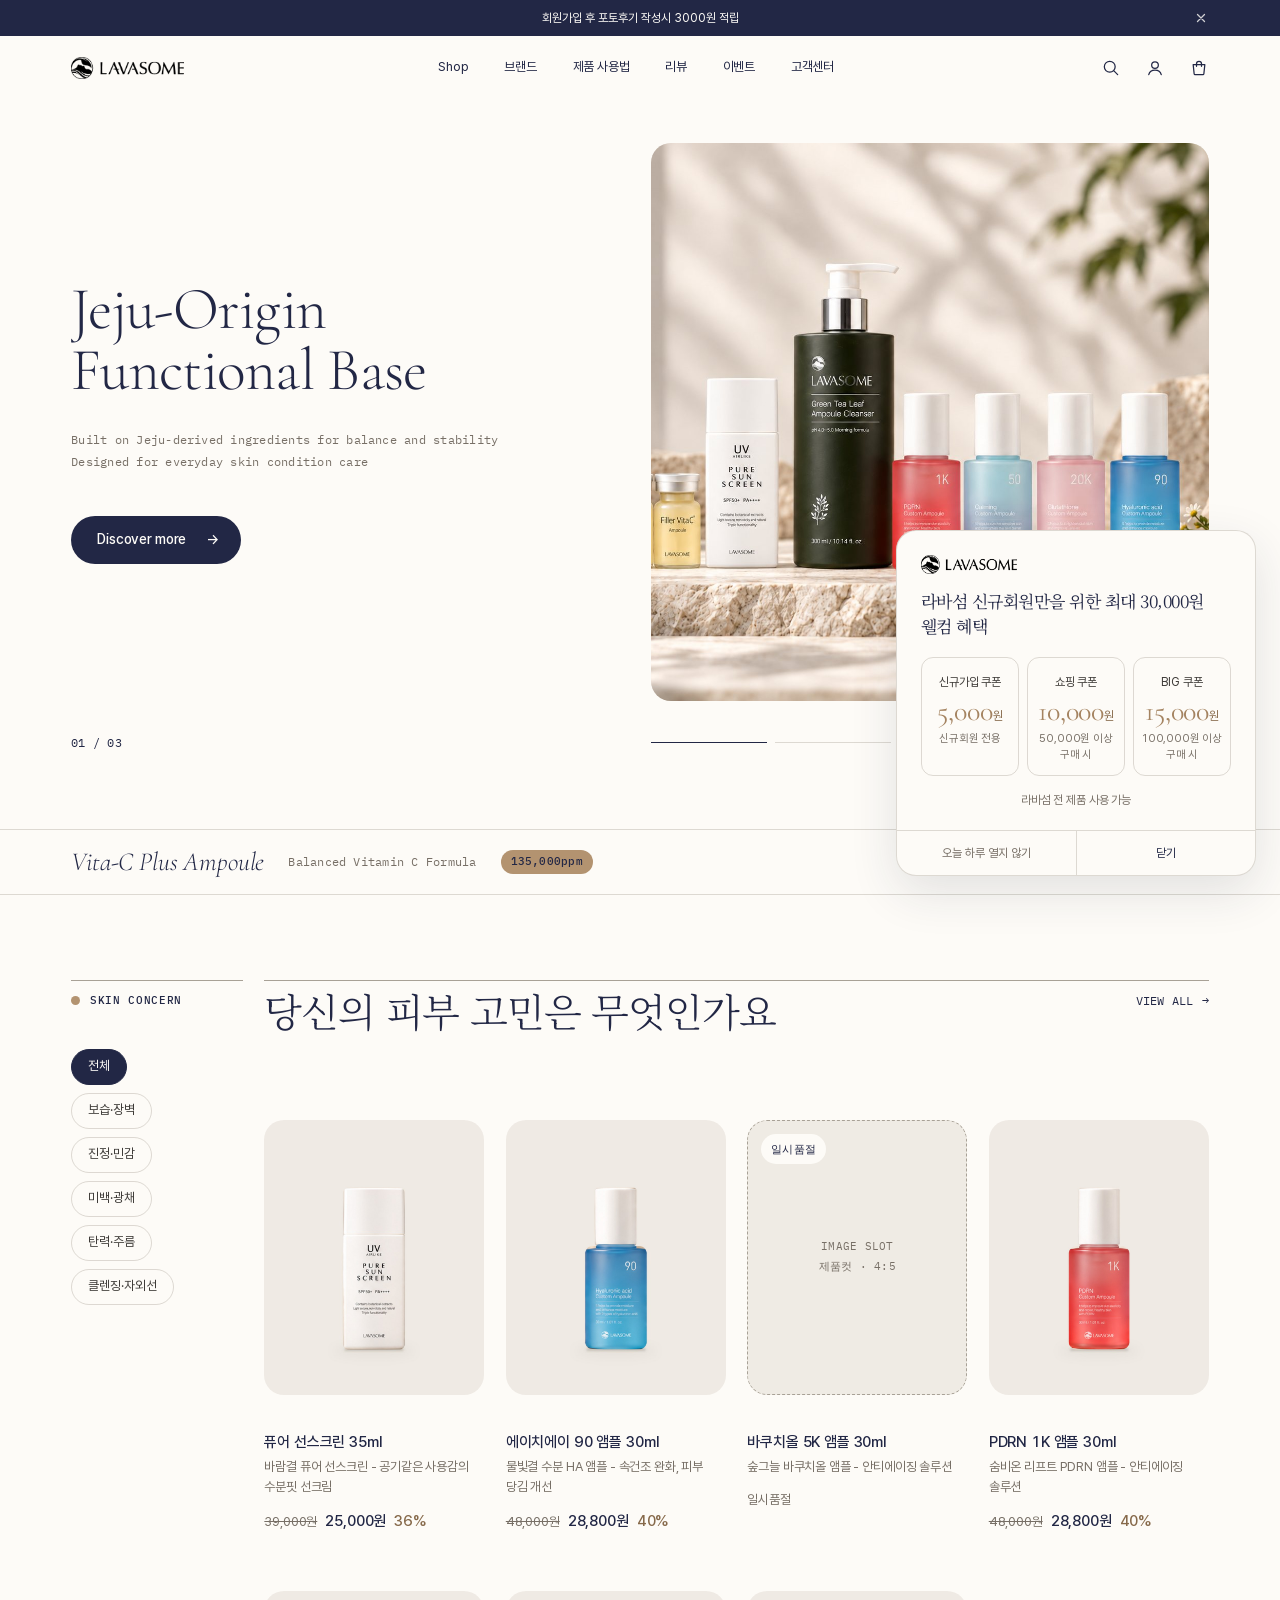
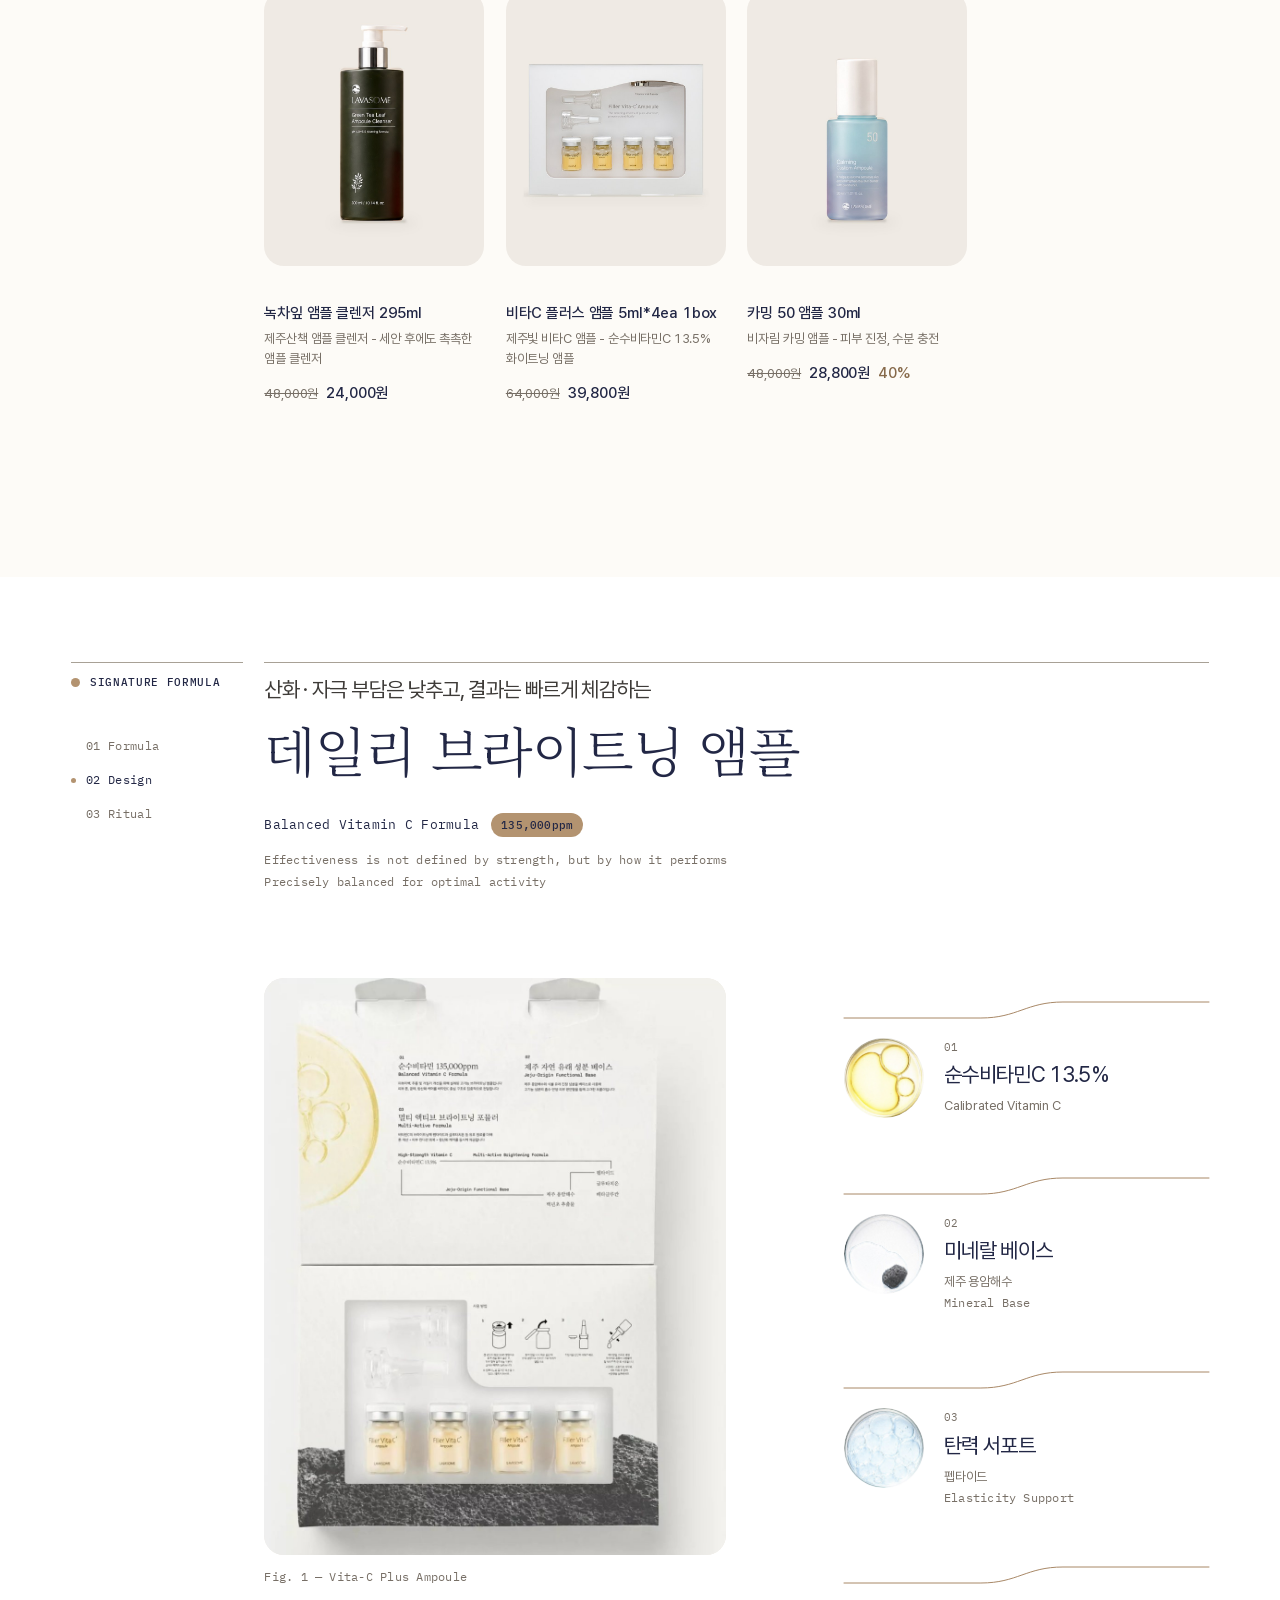
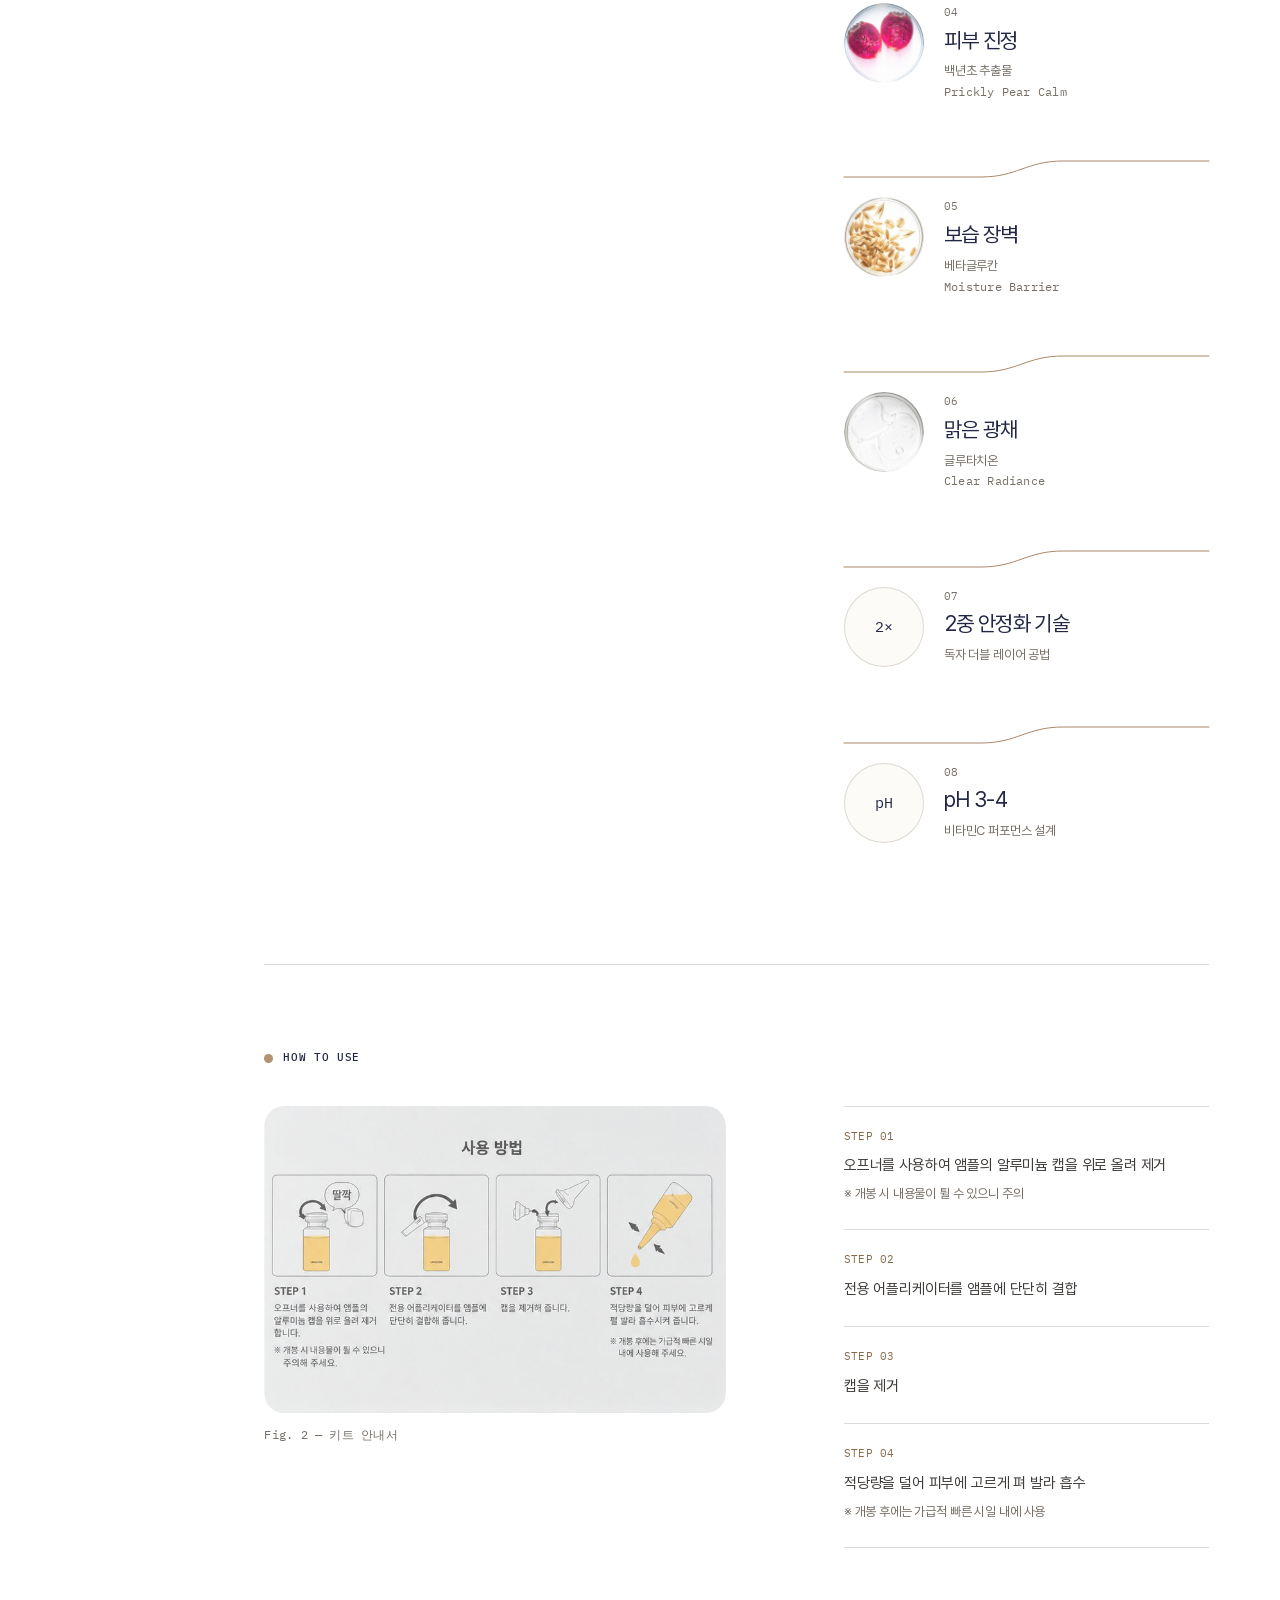
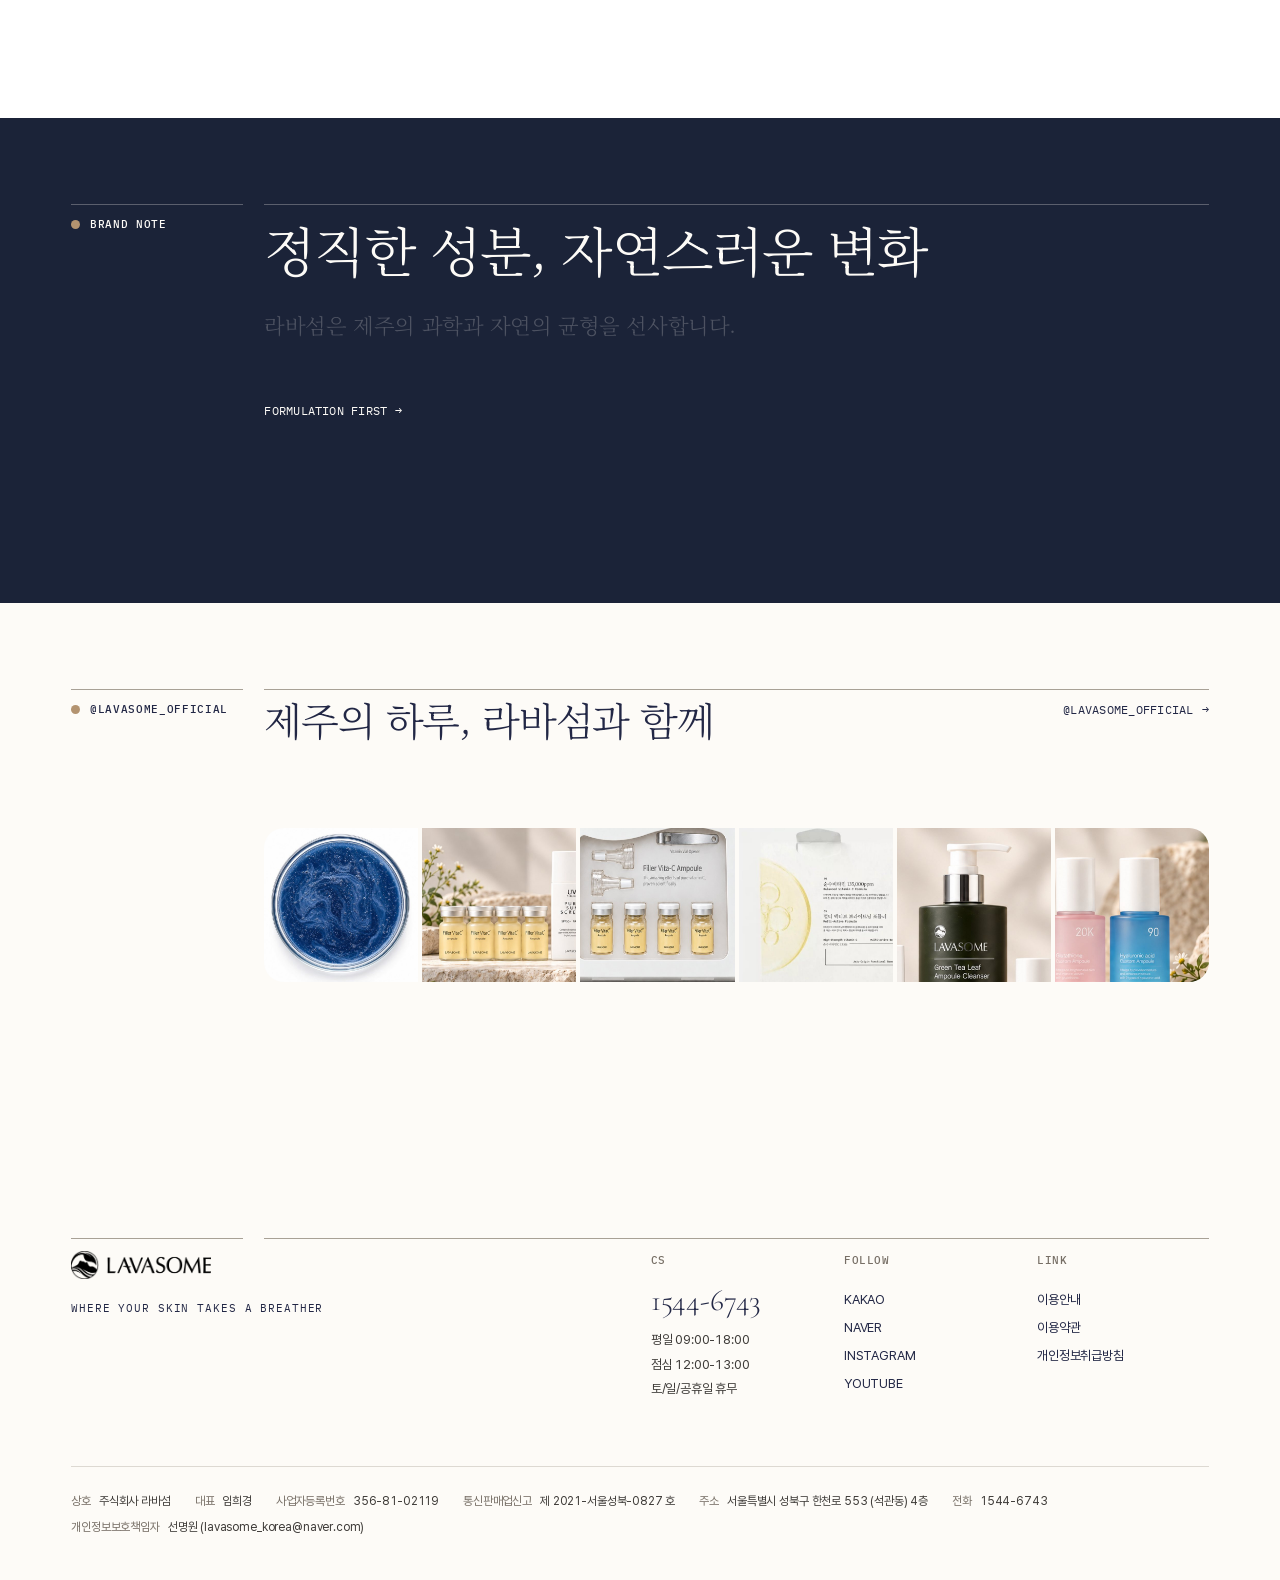
<file: v2/index.html>
<!doctype html>
<html lang="ko">
<head>
<meta charset="utf-8">
<meta name="viewport" content="width=device-width, initial-scale=1">
<title>라바섬 LAVASOME</title>
<meta name="description" content="정직한 성분, 자연스러운 변화. 라바섬은 제주의 과학과 자연의 균형을 선사합니다.">
<script>
  /* ?static 또는 '동작 줄이기' 설정이면 모든 모션을 최종 상태로 */
  (function (d) {
    var s = /[?&]static\b/.test(location.search) || matchMedia('(prefers-reduced-motion: reduce)').matches;
    d.className += ' js' + (s ? ' is-static' : '');
  })(document.documentElement);
</script>
<link rel="preconnect" href="https://fonts.googleapis.com">
<link rel="preconnect" href="https://fonts.gstatic.com" crossorigin>
<link rel="stylesheet" href="https://fonts.googleapis.com/css2?family=Cormorant+Garamond:ital,wght@0,300;0,400;1,300&family=IBM+Plex+Mono:wght@400;500&family=Noto+Serif+KR:wght@300;400&display=swap">
<link rel="preload" href="fonts/Pretendard-Regular.subset.woff2" as="font" type="font/woff2" crossorigin>
<link rel="preload" href="img/hero-01.jpg" as="image">
<link rel="stylesheet" href="css/tokens.css">
<link rel="stylesheet" href="css/sections.css">
<link rel="stylesheet" href="css/mobile.css">
<script src="js/data.js" defer></script>
<script src="js/main.js" defer></script>
</head>
<body>
<a class="skip" href="#main">본문 바로가기</a>

<!-- 0. 띠 배너 + GNB ─────────────────────────────── -->
<div class="band" id="band">
  <a class="band__txt" data-bind="band"></a>
  <button class="band__x" type="button" aria-label="띠 배너 닫기"><svg viewBox="0 0 16 16" aria-hidden="true"><path d="M4 4l8 8M12 4l-8 8"/></svg></button>
</div>
<span class="top-sentinel" aria-hidden="true"></span>
<header class="hd" id="hd">
  <a class="hd__logo" href="./" aria-label="라바섬 홈"><img src="img/logo.png" alt="LAVASOME" width="160" height="31"></a>
  <nav class="hd__nav" id="gnb" aria-label="주 메뉴"><ul role="list" data-list="nav"></ul></nav>
  <div class="hd__ico">
    <a href="https://lavasome.co.kr/product/search.html" aria-label="검색"><svg viewBox="0 0 24 24" aria-hidden="true"><circle cx="10.5" cy="10.5" r="6.5"/><path d="M15.5 15.5 20 20"/></svg></a>
    <a href="https://lavasome.co.kr/myshop/index.html" aria-label="마이페이지"><svg viewBox="0 0 24 24" aria-hidden="true"><circle cx="12" cy="8.5" r="4"/><path d="M4.5 20c.9-3.6 3.9-5.5 7.5-5.5s6.6 1.9 7.5 5.5"/></svg></a>
    <a href="https://lavasome.co.kr/order/basket.html" aria-label="장바구니"><svg viewBox="0 0 24 24" aria-hidden="true"><path d="M5 8h14l-1.2 11.2a1 1 0 0 1-1 .8H7.2a1 1 0 0 1-1-.8L5 8Z"/><path d="M9 10V7a3 3 0 0 1 6 0v3"/></svg></a>
    <button class="hd__menu" type="button" aria-label="메뉴 열기" aria-expanded="false" aria-controls="gnb"><span></span><span></span></button>
  </div>
</header>

<main id="main">

<!-- 1. 히어로 3장 ─────────────────────────────────── -->
<section class="hero" id="hero" aria-roledescription="carousel" aria-label="대표 제품">
  <div class="hero__stage" data-list="slides"></div>
  <div class="hero__ctl">
    <p class="hero__count mono"><span data-bind="slideNow">01</span> / <span data-bind="slideAll">03</span></p>
    <div class="hero__bars" data-list="bars"></div>
    <div class="hero__arrows">
      <button type="button" class="arr" data-go="-1" aria-label="이전 슬라이드"><svg viewBox="0 0 24 24" aria-hidden="true"><path d="M15 5l-7 7 7 7"/></svg></button>
      <button type="button" class="arr" data-go="1" aria-label="다음 슬라이드"><svg viewBox="0 0 24 24" aria-hidden="true"><path d="M9 5l7 7-7 7"/></svg></button>
    </div>
  </div>
</section>

<!-- 1b. 라인 배너 (정지형) ─────────────────────────── -->
<a class="line" href="#signature" data-line></a>

<!-- 2. 피부 고민 → 제품 ───────────────────────────── -->
<section class="sec" id="concern" data-reveal aria-labelledby="concern-t">
  <div class="sec__rule" aria-hidden="true"><i></i><i></i></div>
  <div class="sec__grid">
    <div class="sec__side">
      <div class="sec__stick">
        <p class="lbl"><span class="lbl__dot"></span>SKIN CONCERN</p>
        <div class="chips" role="group" aria-label="피부 고민으로 고르기" data-list="concerns"></div>
      </div>
    </div>
    <div class="sec__body">
      <div class="sec__head">
        <h2 class="disp mask" id="concern-t"><span>당신의 피부 고민은 무엇인가요</span></h2>
        <a class="more mono rise" href="https://lavasome.co.kr/product/list.html">View all <span class="more__a" aria-hidden="true">→</span></a>
      </div>
      <p class="sr-only" aria-live="polite" data-bind="filterMsg"></p>
      <ul class="grid-p" role="list" data-list="products"></ul>
    </div>
  </div>
</section>

<!-- 3. 시그니처 — 비타C ────────────────────────────── -->
<section class="sec sec--lab" id="signature" data-reveal aria-labelledby="sig-t">
  <div class="sec__rule" aria-hidden="true"><i></i><i></i></div>
  <div class="sec__grid">
    <div class="sec__side">
      <div class="sec__stick">
        <p class="lbl"><span class="lbl__dot"></span>SIGNATURE FORMULA</p>
        <ol class="idx mono" role="list">
          <li><a href="#act-formula" data-act="formula">01 Formula</a></li>
          <li><a href="#act-design" data-act="design">02 Design</a></li>
          <li><a href="#ritual" data-act="ritual">03 Ritual</a></li>
        </ol>
      </div>
    </div>
    <div class="sec__body">
      <!-- 01 선언 -->
      <div class="act act--formula" id="act-formula" data-act-id="formula">
        <p class="sig__eyebrow rise" data-bind="sigEyebrow"></p>
        <h2 class="disp disp--xl mask" id="sig-t"><span data-bind="sigTitle"></span></h2>
        <p class="sig__mono mono rise"><span data-bind="sigMono"></span><b class="badge" data-bind="sigBadge"></b></p>
        <p class="sig__lines rise" data-bind="sigLines"></p>
      </div>
      <!-- 02 설계: 패키지는 고정, 성분이 하나씩 도착 -->
      <div class="act act--design" id="act-design" data-act-id="design">
        <figure class="stage">
          <div class="stage__img"><img src="img/sig-package.jpg" alt="비타C 플러스 앰플 단상자 — 용암석 위 바이알 4개와 성분 설계 안내" width="1000" height="1250" loading="lazy"></div>
          <figcaption class="cap mono">Fig. 1 — Vita-C Plus Ampoule</figcaption>
        </figure>
        <ol class="formula" role="list" data-list="formula"></ol>
      </div>
      <!-- 03 사용법 -->
      <div class="act act--ritual" id="ritual" data-act-id="ritual" data-reveal>
        <p class="lbl lbl--inline"><span class="lbl__dot"></span>HOW TO USE</p>
        <div class="ritual">
          <figure class="ritual__img">
            <img class="crop" src="img/ritual-steps.jpg" alt="키트 안쪽 사용 방법 안내 — 4단계 그림" width="1080" height="720" loading="lazy">
            <figcaption class="cap mono">Fig. 2 — 키트 안내서</figcaption>
          </figure>
          <ol class="steps" role="list" data-list="ritual"></ol>
        </div>
      </div>
    </div>
  </div>
</section>

<!-- 4. 브랜드 한 줄 ───────────────────────────────── -->
<section class="sec sec--note" id="brand-note" data-reveal aria-labelledby="note-t">
  <div class="sec__rule" aria-hidden="true"><i></i><i></i></div>
  <div class="sec__grid">
    <div class="sec__side"><div class="sec__stick"><p class="lbl"><span class="lbl__dot"></span>BRAND NOTE</p></div></div>
    <div class="sec__body">
      <h2 class="note__line ink" id="note-t" data-ink data-bind="brandLine"></h2>
      <p class="note__sub ink" data-ink data-bind="brandSub"></p>
      <a class="more mono rise" data-bind="brandLink"></a>
    </div>
  </div>
</section>

<!-- 5. 인스타그램 ─────────────────────────────────── -->
<section class="sec sec--ig" id="instagram" data-reveal aria-labelledby="ig-t">
  <div class="sec__rule" aria-hidden="true"><i></i><i></i></div>
  <div class="sec__grid">
    <div class="sec__side"><div class="sec__stick"><p class="lbl"><span class="lbl__dot"></span><span data-bind="igLabel"></span></p></div></div>
    <div class="sec__body">
      <div class="sec__head">
        <h2 class="disp mask" id="ig-t"><span data-bind="igTitle"></span></h2>
        <a class="more mono rise" data-bind="igLink"></a>
      </div>
      <ul class="ig" role="list" data-list="instagram"></ul>
    </div>
  </div>
</section>

</main>

<!-- 6. 푸터 ──────────────────────────────────────── -->
<footer class="ft" id="customer">
  <div class="sec__rule" aria-hidden="true"><i></i><i></i></div>
  <div class="ft__grid">
    <div class="ft__brand">
      <img src="img/logo.png" alt="LAVASOME" width="140" height="27" loading="lazy">
      <p class="ft__tag mono" data-bind="tagline"></p>
    </div>
    <div class="ft__col">
      <h3 class="ft__h mono">CS</h3>
      <p class="ft__tel" data-bind="tel"></p>
      <ul role="list" class="ft__list" data-list="hours"></ul>
    </div>
    <div class="ft__col">
      <h3 class="ft__h mono">FOLLOW</h3>
      <ul role="list" class="ft__list ft__links" data-list="follow"></ul>
    </div>
    <div class="ft__col">
      <h3 class="ft__h mono">LINK</h3>
      <ul role="list" class="ft__list ft__links" data-list="links"></ul>
    </div>
  </div>
  <dl class="ft__biz" data-list="biz"></dl>
</footer>

<!-- 웰컴 쿠폰: 데스크톱 오른쪽 아래 카드 / 폰 하단 시트 -->
<aside class="cp" id="coupon" aria-labelledby="cp-t" hidden>
  <div class="cp__in">
    <img class="cp__logo" src="img/logo.png" alt="LAVASOME" width="96" height="19">
    <h2 class="cp__t" id="cp-t"><button type="button" class="cp__open" aria-expanded="true" aria-controls="cp-body"><span data-bind="cpTitle"></span><svg viewBox="0 0 24 24" aria-hidden="true"><path d="M6 15l6-6 6 6"/></svg></button></h2>
    <div class="cp__body" id="cp-body">
    <ul class="cp__list" role="list" data-list="coupons"></ul>
    <p class="cp__note" data-bind="cpNote"></p>
    </div>
  </div>
  <div class="cp__foot">
    <button type="button" class="cp__btn" data-cp="today"></button>
    <button type="button" class="cp__btn" data-cp="close"></button>
  </div>
</aside>

</body>
</html>
</file>
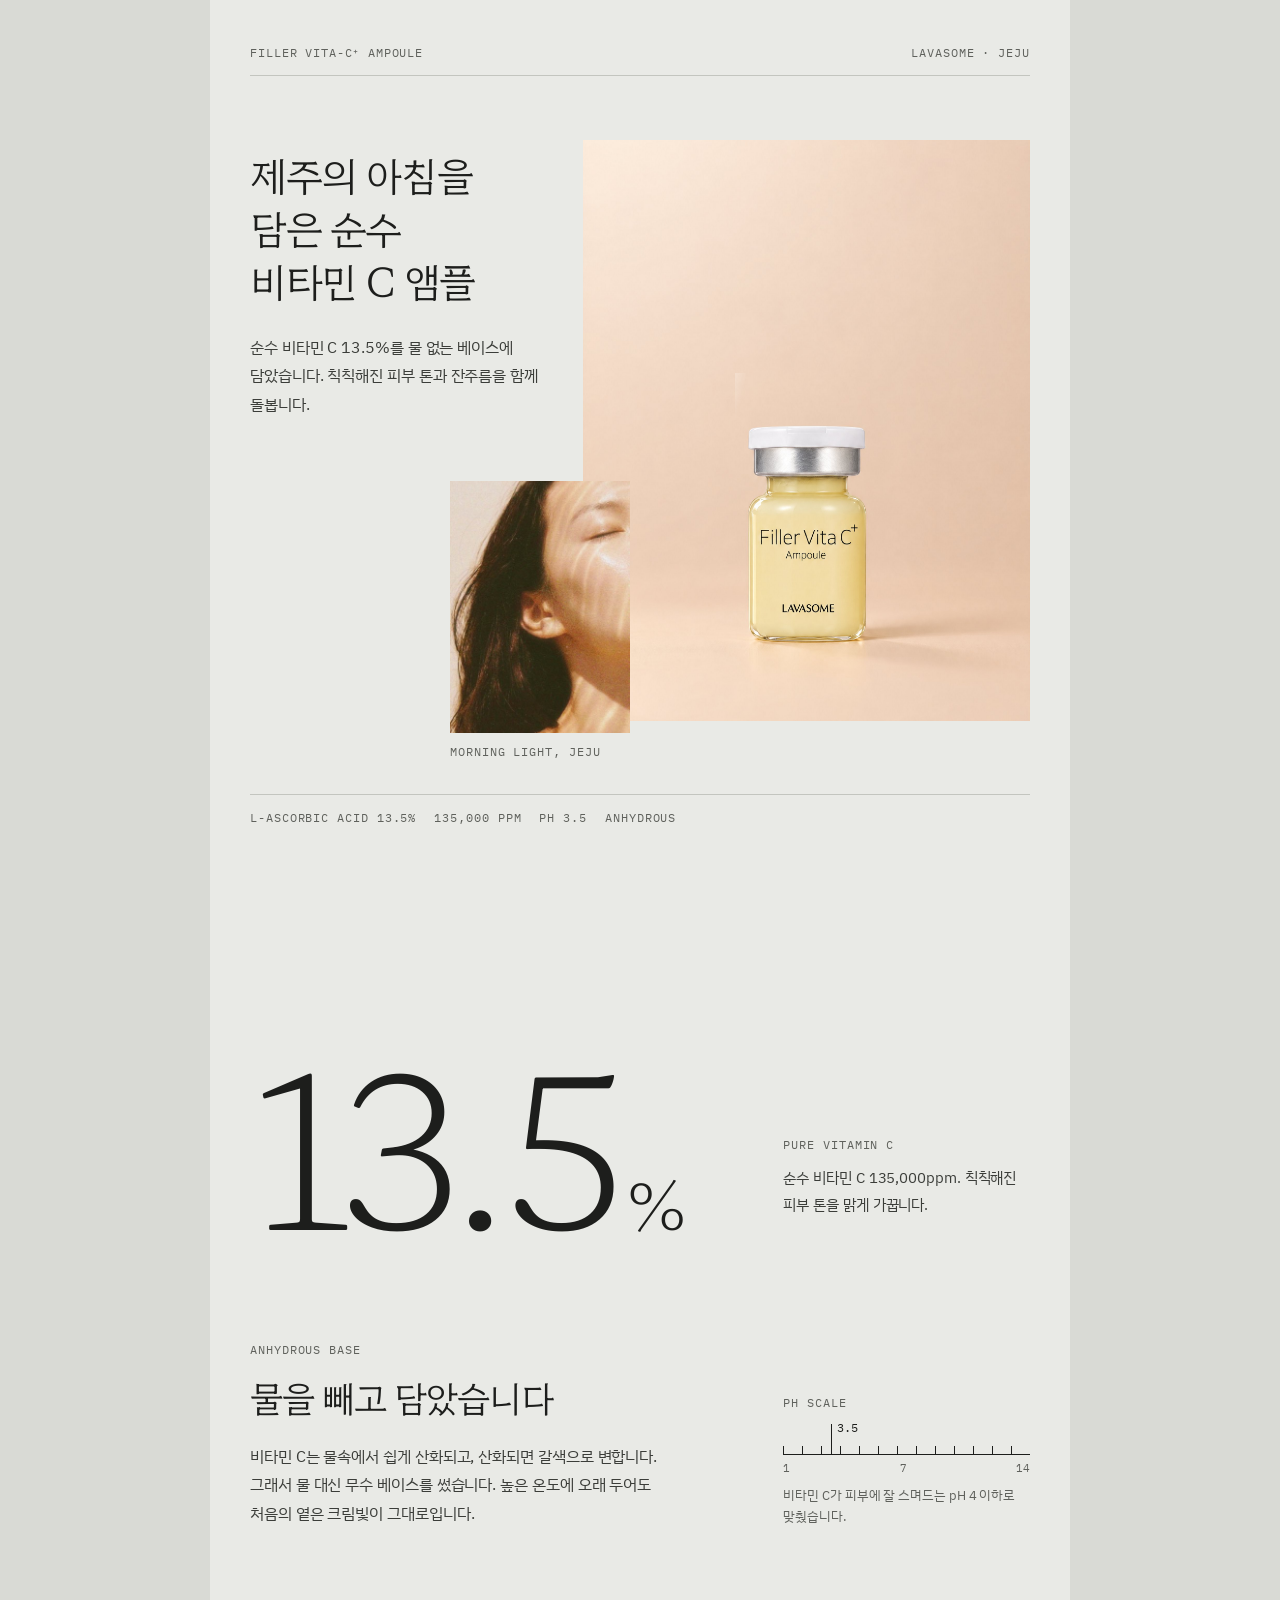
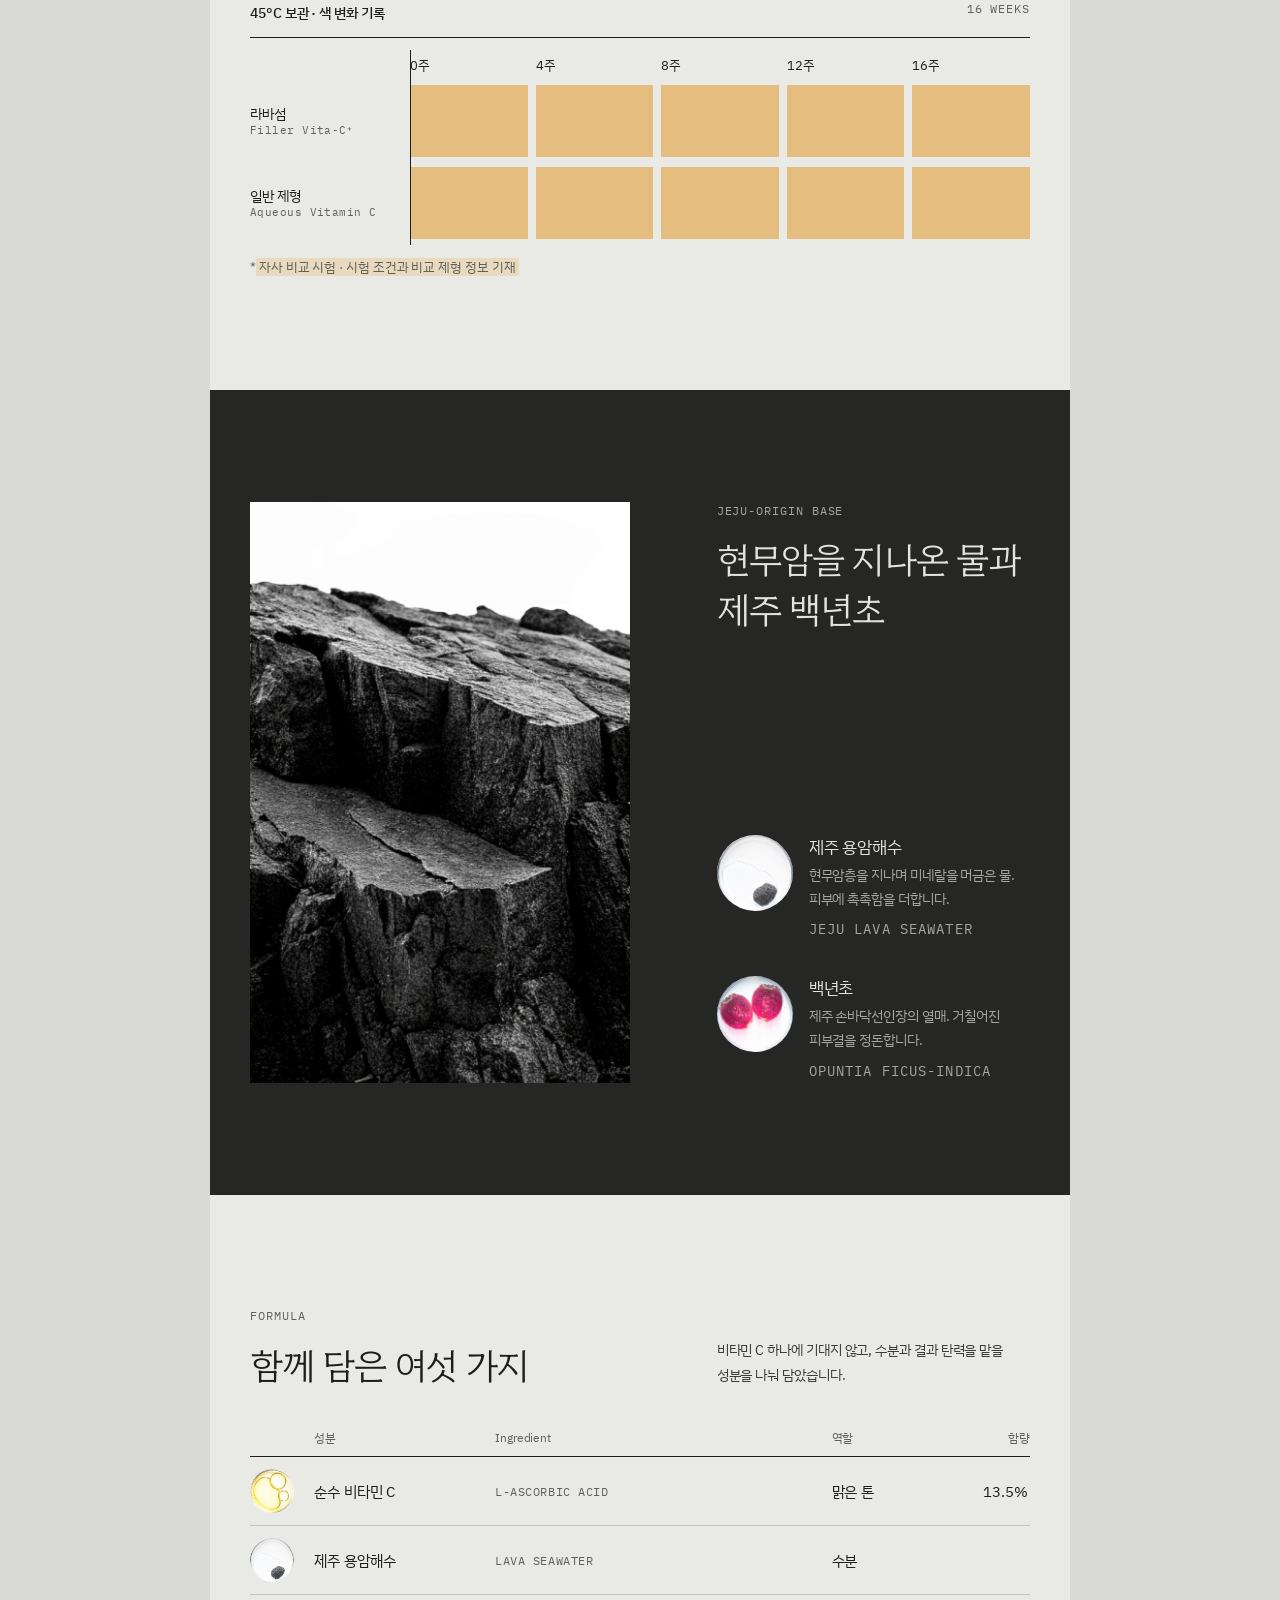
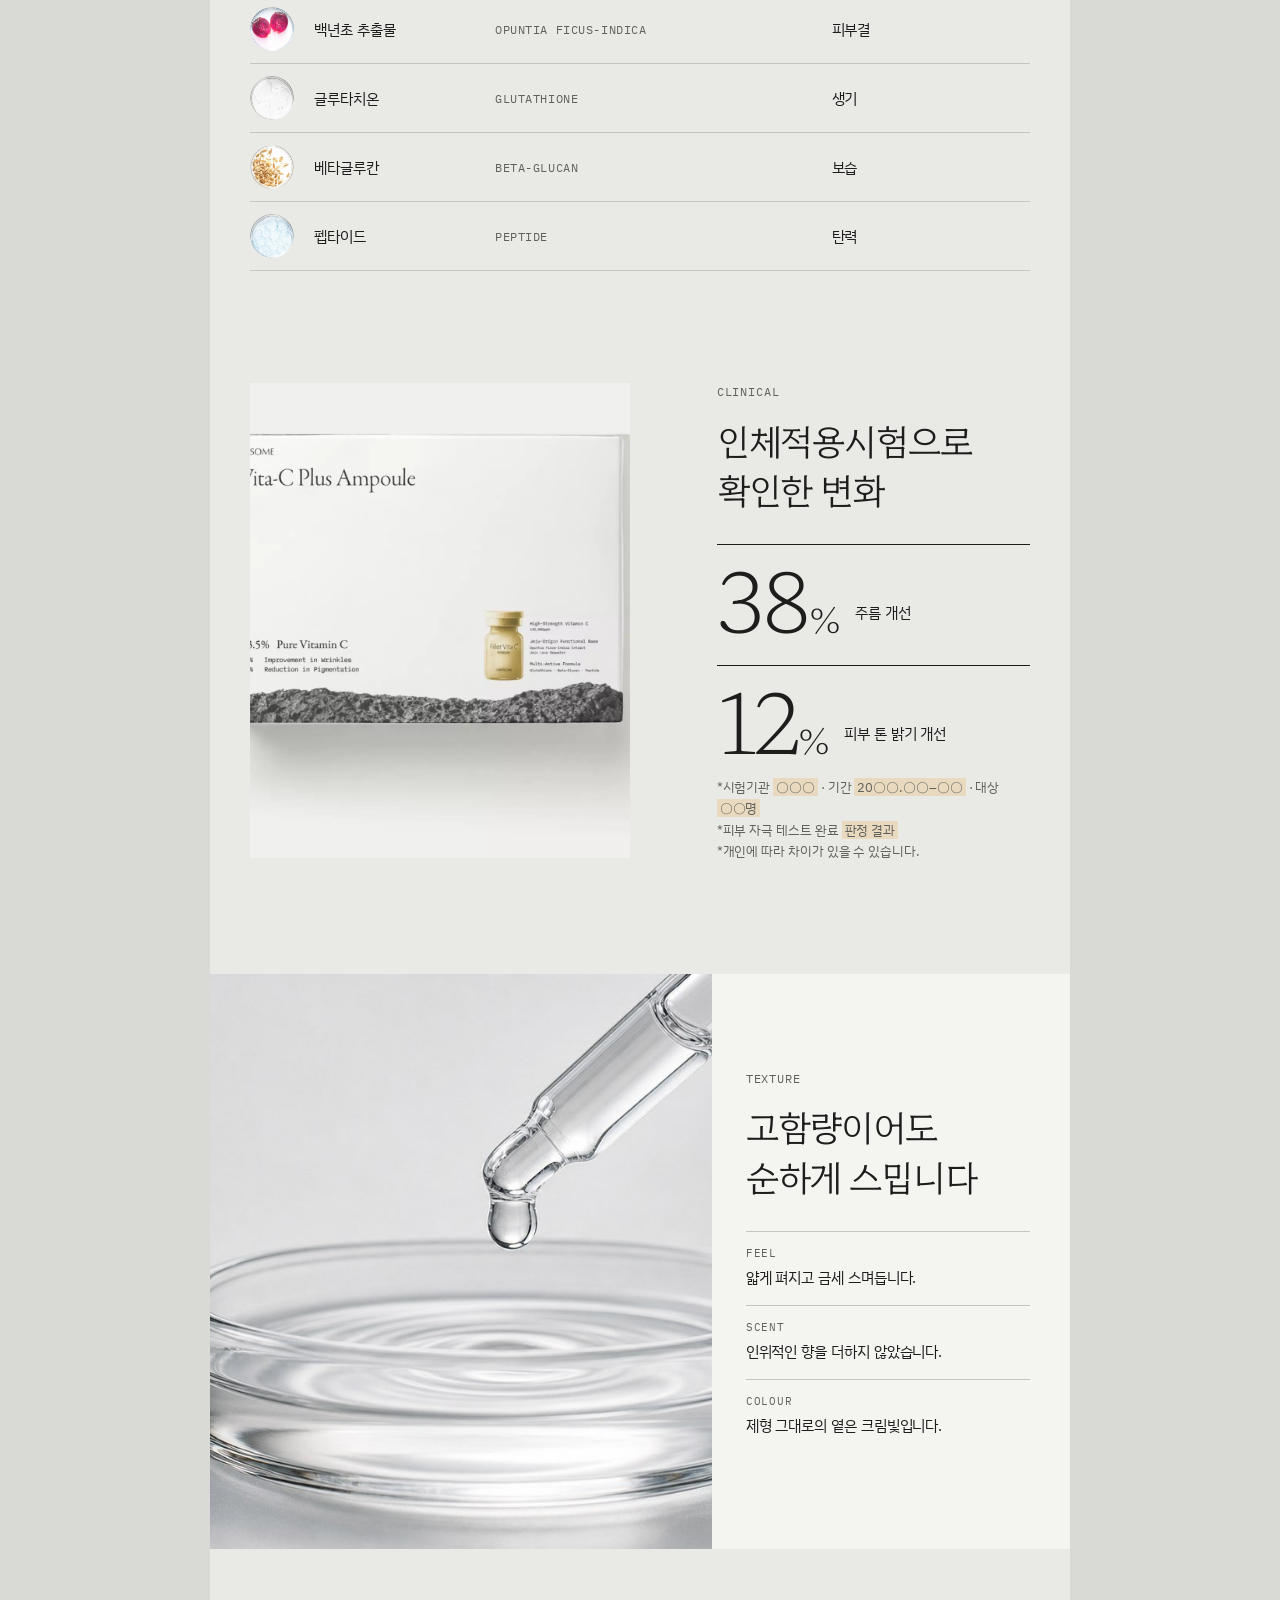
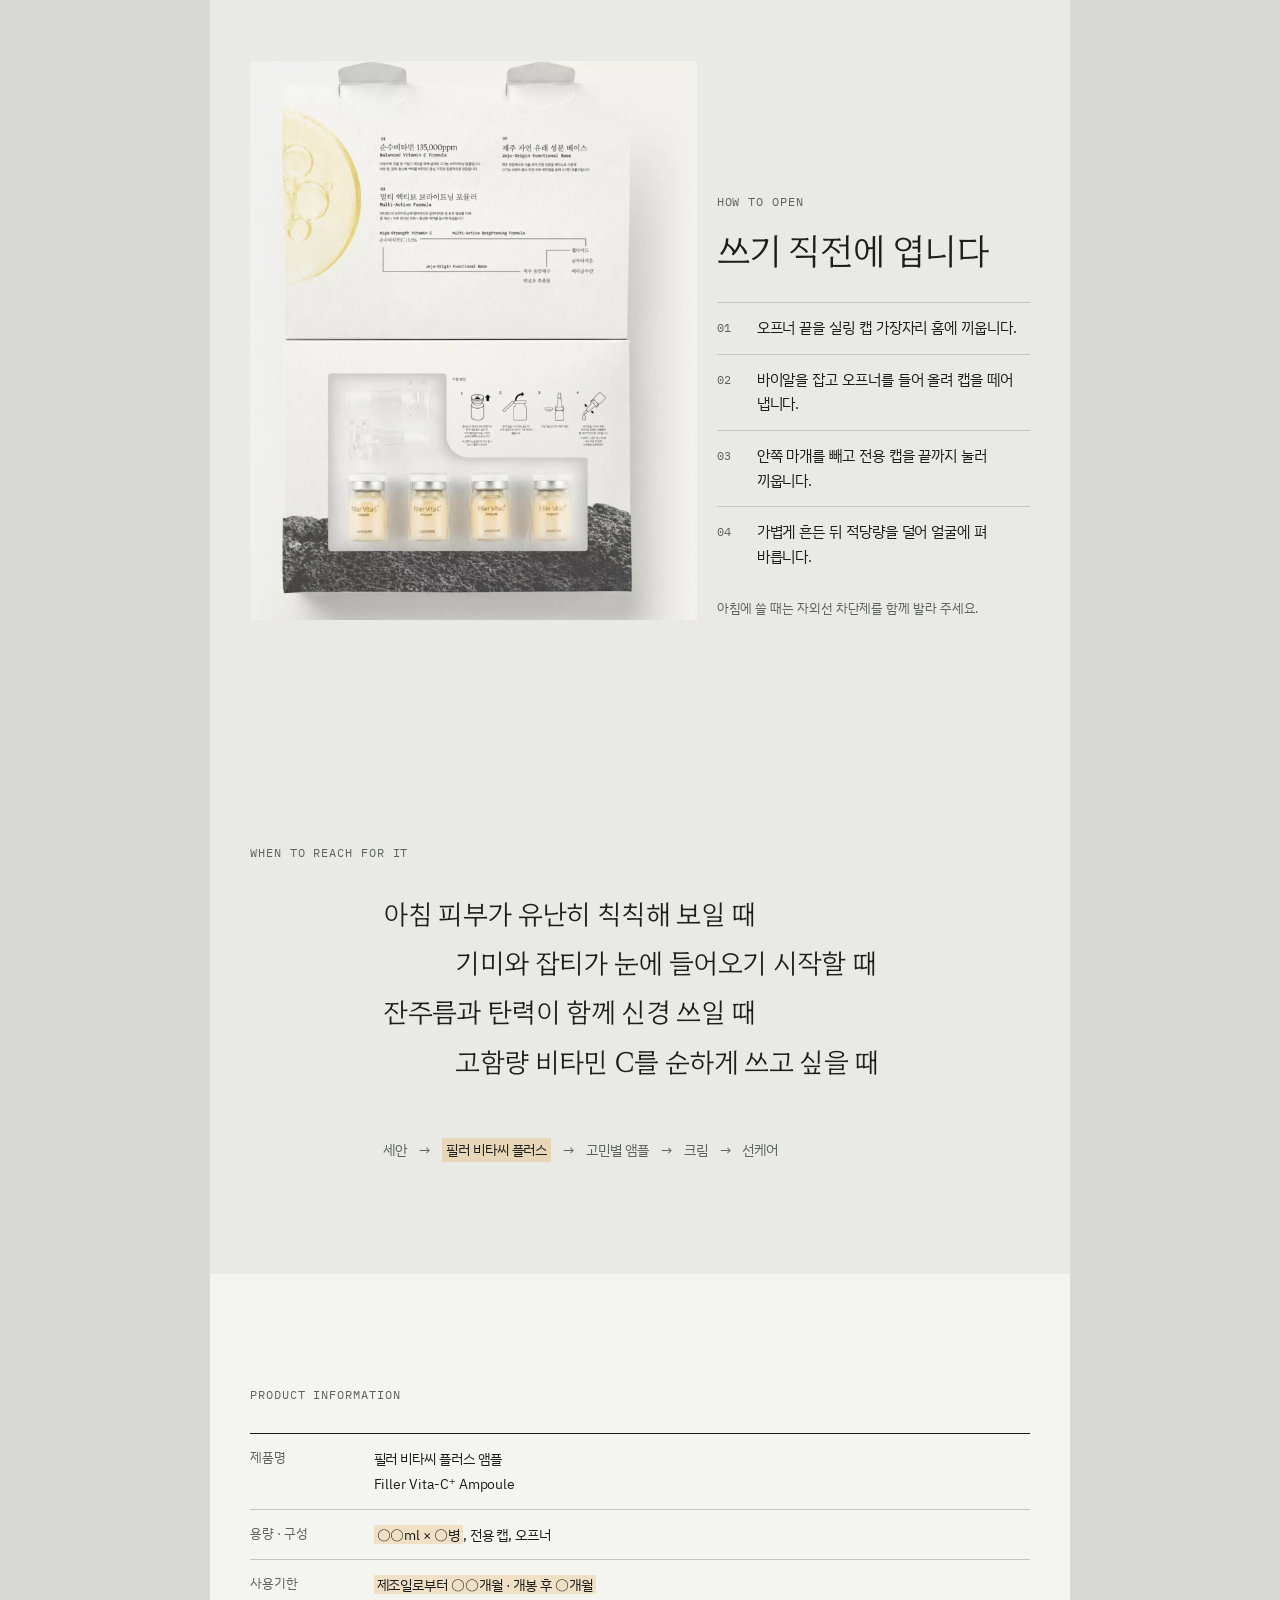
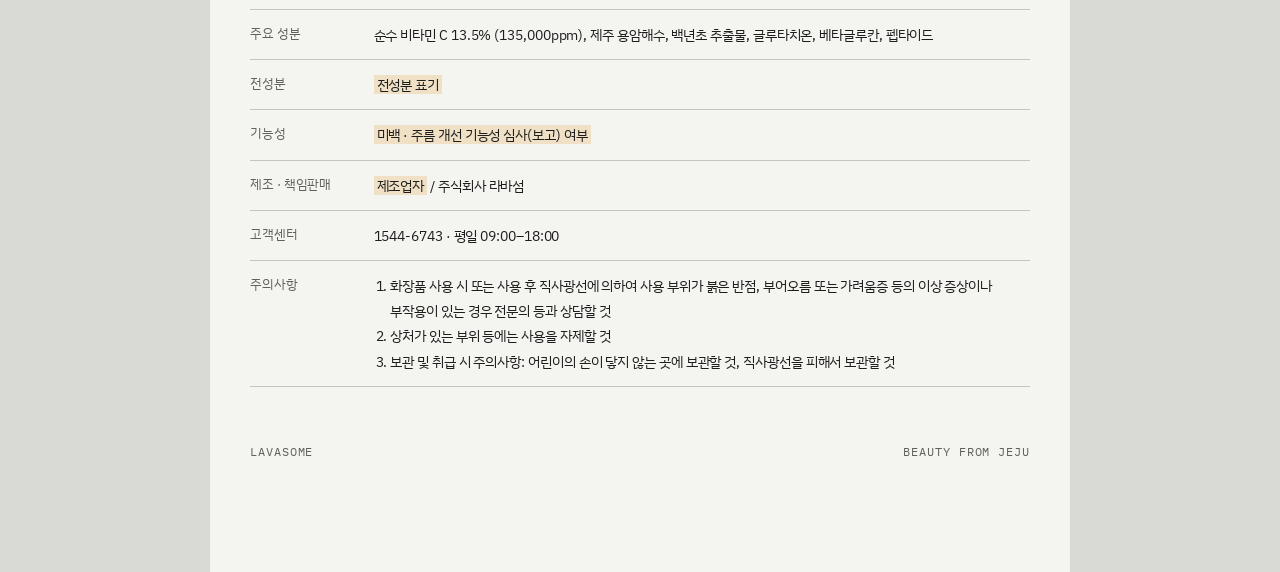
<file: detail/vita-c-plus/index.html>
<!doctype html>
<html lang="ko">
<head>
<meta charset="utf-8">
<meta name="viewport" content="width=device-width, initial-scale=1">
<!-- 이 파일은 page.html 을 감싼 것. 수정은 page.html 에서 하고 tools/build.py 로 다시 만든다. -->
</head>
<body>
<title>Filler Vita-C⁺ Ampoule</title>
<meta name="robots" content="noindex">
<link rel="preconnect" href="https://fonts.googleapis.com">
<link rel="preconnect" href="https://fonts.gstatic.com" crossorigin>
<link rel="stylesheet" href="https://fonts.googleapis.com/css2?family=Hahmlet:wght@200;300;400&family=IBM+Plex+Mono:wght@400&family=IBM+Plex+Sans+KR:wght@400;500&display=swap">
<link rel="stylesheet" href="fonts/fonts.css">
<style>
/* 시험 성적서와 바이알 라벨의 세계 — 현무암 회색 지면, 왼쪽 정렬의 비대칭 격자,
   사진이 먼저 말하고 글은 좁은 단으로 비켜 선다. 색은 제형 사진과 산화 데이터에서만 쓴다. */
:root {
  --ground: #E9EAE6;      /* 석회 회색 — 크림이 아니라 광물 쪽 */
  --paper: #F4F4F1;
  --ink: #1D1E1C;         /* 현무암 */
  --mute: #5F615C;        /* 보조 글자, ground 위 5.6:1 */
  --rule: #C3C5BF;
  --basalt: #262725;
  --basalt-ink: #E4E4DF;
  --basalt-mute: #A5A7A1;
  --serum: #E5BD7F;       /* 실제 제형색 — 제품 사진에서 뽑음 */
  --ox-1: #D9A255; --ox-2: #C47A2C; --ox-3: #8E4A1B; --ox-4: #5A2A12;
  --display: "Hahmlet", "Noto Serif KR", serif;
  --text: "IBM Plex Sans KR", "Noto Sans KR", system-ui, sans-serif;
  --mono: "IBM Plex Mono", ui-monospace, monospace;
  --T: 6s;                /* 모든 움직임의 주기 — GIF 한 바퀴 */
  --g: clamp(16px, 4.6vw, 40px);
}
* { box-sizing: border-box; }
body { margin: 0; background: #D9DAD5; color: var(--ink); font: 400 16px/1.8 var(--text); letter-spacing: -.005em; word-break: keep-all; -webkit-font-smoothing: antialiased; }
img { display: block; max-width: 100%; }
h1, h2, h3, p, ol, ul, dl, dd, figure, table { margin: 0; padding: 0; }
ol, ul { list-style: none; }

.page { max-width: 860px; margin: 0 auto; background: var(--ground); overflow: hidden; }
.sec { padding: clamp(64px, 12vw, 112px) var(--g); position: relative; }
.grid { display: grid; grid-template-columns: repeat(12, minmax(0, 1fr)); column-gap: 20px; }

.tag { font: 400 11.5px/1.5 var(--mono); letter-spacing: .08em; text-transform: uppercase; color: var(--mute); }
.h2 { font: 300 clamp(26px, 4.4vw, 36px)/1.38 var(--display); letter-spacing: -.03em; text-wrap: balance; }
.body { font-size: 15.5px; line-height: 1.85; color: #3B3D39; max-width: 30em; }
.foot { font-size: 12.5px; line-height: 1.7; color: var(--mute); }
[data-ph] { background: rgba(229, 189, 127, .38); padding: 0 3px; }

/* ── 01 첫 화면: 큰 바이알 + 작은 피부 컷 ───────────────────── */
.hero { padding-top: clamp(28px, 6vw, 44px); }
.hero__bar { display: flex; justify-content: space-between; gap: 12px; padding-bottom: 14px; border-bottom: 1px solid var(--rule); }
.hero__grid { margin-top: clamp(36px, 7vw, 64px); align-items: start; }
.hero__copy { grid-column: 1 / 6; padding-top: 8px; }
.hero h1 { font: 300 clamp(30px, 5vw, 40px)/1.32 var(--display); letter-spacing: -.035em; white-space: nowrap; }
.hero__lede { margin-top: 26px; font-size: 15.5px; line-height: 1.85; color: #3B3D39; max-width: 19em; }
.hero__vial { grid-column: 6 / 13; position: relative; aspect-ratio: 4 / 5.2; overflow: hidden; background: #EEDCCB; }
.hero__vial img { width: 100%; height: 100%; object-fit: cover; object-position: 50% 78%; }
.sheen { position: absolute; left: 34%; top: 40%; width: 32%; height: 48%; overflow: hidden; mix-blend-mode: soft-light; pointer-events: none; }
.sheen::after { content: ""; position: absolute; top: -10%; bottom: -10%; width: 34%; left: -50%; transform: skewX(-14deg);
  background: linear-gradient(90deg, transparent, rgba(255, 255, 255, .9), transparent);
  animation: sheen var(--T) cubic-bezier(.4, 0, .2, 1) infinite; animation-delay: calc(var(--T) * -.75); }
@keyframes sheen { 0%, 20% { left: -50% } 55%, 100% { left: 125% } }
.hero__skin { grid-column: 4 / 7; margin-top: clamp(-240px, -27vw, -60px); position: relative; z-index: 1; aspect-ratio: 372 / 520; overflow: hidden; }
.hero__skin img { width: 100%; height: 100%; object-fit: cover; object-position: 50% 30%; }
.hero__skin + .tag { grid-column: 4 / 8; margin-top: 10px; }
.hero__spec { grid-column: 1 / 13; margin-top: 34px; padding-top: 14px; border-top: 1px solid var(--rule); display: flex; flex-wrap: wrap; gap: 4px 18px; }

/* ── 02 13.5 ───────────────────────────────────────────────── */
.dose { align-items: end; }
.dose__n { grid-column: 1 / 9; font: 200 clamp(110px, 25vw, 214px)/.82 var(--display); letter-spacing: -.06em; font-variant-numeric: lining-nums;
  animation: wipe var(--T) cubic-bezier(.6, 0, .2, 1) infinite; animation-delay: calc(var(--T) * -.6); }
.dose__n small { font-size: .3em; letter-spacing: 0; margin-left: .08em; }
@keyframes wipe { 0% { clip-path: inset(0 100% 0 0) } 28%, 92% { clip-path: inset(0 0 0 0) } 100% { clip-path: inset(0 0 0 100%) } }
.dose__txt { grid-column: 9 / 13; padding-bottom: 10px; }
.dose__txt .body { margin-top: 12px; font-size: 14.5px; }

/* ── 03 무수 처방 + 산화 색 기록 ────────────────────────────── */
.anhy__head { grid-column: 1 / 8; }
.anhy__head .body { margin-top: 20px; }
.anhy__ph { grid-column: 9 / 13; align-self: end; }
.ruler { position: relative; height: 34px; margin-top: 10px; border-bottom: 1px solid var(--ink);
  background: repeating-linear-gradient(90deg, var(--ink) 0 1px, transparent 1px calc(100% / 13)) bottom / 100% 8px no-repeat; }
.ruler__needle { position: absolute; bottom: 0; width: 1px; height: 30px; background: var(--ink); left: calc(2.5 / 13 * 100%);
  animation: needle var(--T) cubic-bezier(.3, .8, .2, 1) infinite; animation-delay: calc(var(--T) * -.6); }
.ruler__needle::after { content: "3.5"; position: absolute; left: 6px; top: -4px; font: 400 11.5px var(--mono); }
@keyframes needle { 0% { left: calc(6 / 13 * 100%) } 30%, 100% { left: calc(2.5 / 13 * 100%) } }
.ruler__scale { display: flex; justify-content: space-between; margin-top: 6px; font: 400 11px var(--mono); color: var(--mute); }
.anhy__ph .foot { margin-top: 10px; }

.ox { grid-column: 1 / 13; margin-top: clamp(48px, 8vw, 72px); }
.ox__cap { display: flex; justify-content: space-between; gap: 12px; padding-bottom: 12px; border-bottom: 1px solid var(--ink); }
.ox__table { position: relative; display: grid; grid-template-columns: 9.5em repeat(5, minmax(0, 1fr)); gap: 10px 8px; margin-top: 18px; align-items: center; }
.ox__table .tag { color: var(--ink); }
.ox__w { text-align: left; }
.ox__row { font-size: 14px; line-height: 1.4; }
.ox__row small { display: block; white-space: nowrap; overflow: hidden; text-overflow: ellipsis; font: 400 11px var(--mono); color: var(--mute); letter-spacing: .04em; }
.chip { height: clamp(46px, 9vw, 72px); background: var(--serum); }
/* 기록 커서 — 지나간 주차부터 일반 제형 칸이 산화된 색으로 바뀐다 */
.ox__cursor { position: absolute; top: -6px; bottom: -6px; width: 1px; background: var(--ink); left: calc(9.5em + 8px);
  animation: cursor var(--T) linear infinite; animation-delay: calc(var(--T) * -.7); }
@keyframes cursor { 0%, 6% { left: calc(9.5em + 8px); opacity: 0 } 10% { opacity: 1 } 70% { left: 100%; opacity: 1 } 78%, 100% { left: 100%; opacity: 0 } }
.c-1 { animation: c1 var(--T) linear infinite; } .c-2 { animation: c2 var(--T) linear infinite; }
.c-3 { animation: c3 var(--T) linear infinite; } .c-4 { animation: c4 var(--T) linear infinite; }
.c-1, .c-2, .c-3, .c-4 { animation-delay: calc(var(--T) * -.7); }
@keyframes c1 { 0%, 22% { background: var(--serum) } 26%, 94% { background: var(--ox-1) } 100% { background: var(--serum) } }
@keyframes c2 { 0%, 34% { background: var(--serum) } 38%, 94% { background: var(--ox-2) } 100% { background: var(--serum) } }
@keyframes c3 { 0%, 46% { background: var(--serum) } 50%, 94% { background: var(--ox-3) } 100% { background: var(--serum) } }
@keyframes c4 { 0%, 58% { background: var(--serum) } 62%, 94% { background: var(--ox-4) } 100% { background: var(--serum) } }
.ox .foot { margin-top: 18px; }
.ox__title { font-size: 14px; font-weight: 500; }
.ox__w { font-family: var(--text) !important; letter-spacing: 0 !important; font-size: 12.5px !important; }

/* ── 04 제주 (어두운 면) ──────────────────────────────────── */
.jeju { background: var(--basalt); color: var(--basalt-ink); }
.jeju .tag { color: var(--basalt-mute); }
.jeju__rock { grid-column: 1 / 7; grid-row: 1 / 3; aspect-ratio: 784 / 1200; overflow: hidden; }
.jeju__rock img { width: 100%; height: 100%; object-fit: cover; }
.jeju__head { grid-column: 8 / 13; align-self: start; }
.jeju__head .h2 { margin-top: 14px; }
.jeju__list { grid-column: 8 / 13; align-self: end; display: grid; gap: 34px; margin-top: 40px; }
.jeju__list figure { display: grid; grid-template-columns: 76px 1fr; gap: 16px; align-items: start; }
.jeju__list img { width: 76px; height: 76px; object-fit: cover; border-radius: 50%; }
.jeju__list h3 { font: 400 17px/1.4 var(--text); }
.jeju__list p { margin-top: 4px; font-size: 14px; line-height: 1.7; color: var(--basalt-mute); }

/* ── 05 성분 표 ───────────────────────────────────────────── */
.inci__head { grid-column: 1 / 7; }
.inci__note { grid-column: 8 / 13; align-self: end; }
.inci { grid-column: 1 / 13; margin-top: 44px; width: 100%; border-collapse: collapse; }
.inci th { text-align: left; font: 400 12px/1 var(--text); color: var(--mute); padding: 0 0 12px; border-bottom: 1px solid var(--ink); }
.inci td { padding: 12px 0; border-bottom: 1px solid var(--rule); vertical-align: middle; font-size: 15px; }
.inci td:first-child { width: 64px; }
.inci td img { width: 44px; height: 44px; border-radius: 50%; object-fit: cover; }
.inci .lat { font: 400 11.5px var(--mono); letter-spacing: .05em; color: var(--mute); text-transform: uppercase; }
.inci .amt { font-variant-numeric: tabular-nums; text-align: right; padding-right: 2px; }

/* ── 06 임상 ──────────────────────────────────────────────── */
.clin__img { grid-column: 1 / 7; aspect-ratio: 4 / 5; overflow: hidden; background: #E3E3DF; }
.clin__img img { width: 100%; height: 100%; object-fit: cover; object-position: 50% 45%; }
.clin__txt { grid-column: 8 / 13; align-self: center; }
.clin__txt .h2 { margin-top: 14px; }
.stat { margin-top: 30px; padding-top: 14px; border-top: 1px solid var(--ink); display: grid; grid-template-columns: auto 1fr; gap: 6px 18px; align-items: end; }
.stat b { font: 200 clamp(56px, 10vw, 84px)/.9 var(--display); letter-spacing: -.05em; font-variant-numeric: lining-nums;
  animation: wipe var(--T) cubic-bezier(.6, 0, .2, 1) infinite; animation-delay: calc(var(--T) * -.6); }
.stat + .stat b { animation-delay: calc(var(--T) * -.55); }
.stat b small { font-size: .4em; }
.stat span { font-size: 14.5px; padding-bottom: 8px; }
.clin__txt .foot { margin-top: 22px; }

/* ── 07 제형 ──────────────────────────────────────────────── */
.tex { padding: 0; }
.tex .grid { column-gap: 0; }
.tex__img { grid-column: 1 / 8; min-height: 420px; position: relative; }
.tex__img img { position: absolute; inset: 0; width: 100%; height: 100%; object-fit: cover; object-position: 40% 40%; }
.tex__txt { grid-column: 8 / 13; padding: clamp(56px, 10vw, 96px) var(--g) clamp(56px, 10vw, 96px) 34px; }
.tex dl { margin-top: 30px; }
.tex dl div { padding: 14px 0; border-top: 1px solid var(--rule); }
.tex dt { font: 400 11px var(--mono); letter-spacing: .08em; text-transform: uppercase; color: var(--mute); }
.tex dd { margin-top: 4px; font-size: 15px; }

/* ── 08 구성 · 사용법 ─────────────────────────────────────── */
.use__img { grid-column: 1 / 8; }
.use__txt { grid-column: 8 / 13; align-self: end; }
.use__txt .h2 { margin-top: 14px; }
.steps { margin-top: 28px; counter-reset: s; }
.steps li { counter-increment: s; display: grid; grid-template-columns: 30px 1fr; gap: 10px; padding: 13px 0; border-top: 1px solid var(--rule); font-size: 14.5px; line-height: 1.7; }
.steps li::before { content: counter(s, decimal-leading-zero); font: 400 11.5px/2.1 var(--mono); color: var(--mute); }
.use__txt .foot { margin-top: 16px; }

/* ── 09 이런 날 ───────────────────────────────────────────── */
.days__lines { grid-column: 3 / 13; margin-top: 30px; }
.days__lines p { font: 300 clamp(20px, 3.4vw, 27px)/1.6 var(--display); letter-spacing: -.025em; }
.days__lines p + p { margin-top: 6px; }
.days__lines p:nth-child(even) { padding-left: clamp(0px, 8vw, 72px); }
.route { grid-column: 3 / 13; margin-top: 56px; display: flex; flex-wrap: wrap; gap: 6px 12px; align-items: center; font-size: 13.5px; color: var(--mute); }
.route b { color: var(--ink); font-weight: 400; background: rgba(229, 189, 127, .45); padding: 0 4px; }

/* ── 10 제품 정보 ─────────────────────────────────────────── */
.info { background: var(--paper); }
.info table { margin-top: 30px; width: 100%; border-collapse: collapse; font-size: 14px; }
.info th, .info td { text-align: left; vertical-align: top; padding: 12px 0; border-bottom: 1px solid var(--rule); }
.info tr:first-child > * { border-top: 1px solid var(--ink); }
.info th { width: 9.5em; font: 400 13px/1.75 var(--text); color: var(--mute); }
.info ol { list-style: decimal; padding-left: 1.2em; }
.colophon { display: flex; justify-content: space-between; gap: 12px; margin-top: 56px; }

/* ── 좁은 화면 ─────────────────────────────────────────────── */
@media (max-width: 640px) {
  .grid > * { grid-column: 1 / -1 !important; grid-row: auto !important; }
  .hero__vial { margin-top: 30px; }
  .hero__skin { width: 52%; margin-top: -90px; margin-left: 6%; }
  .ox__row small { display: none; }
  .dose__txt { margin-top: 18px; }
  .anhy__ph { margin-top: 36px; }
  .ox__table { grid-template-columns: 6.4em repeat(5, minmax(0, 1fr)); gap: 8px 4px; }
  .ox__cursor { left: calc(6.4em + 4px); animation-name: cursor-s; }
  @keyframes cursor-s { 0%, 6% { left: calc(6.4em + 4px); opacity: 0 } 10% { opacity: 1 } 70% { left: 100%; opacity: 1 } 78%, 100% { left: 100%; opacity: 0 } }
  .jeju__list { margin-top: 36px; }
  .jeju__head { margin-top: 36px; }
  .clin__txt, .use__txt { margin-top: 34px; }
  .tex__img { min-height: 300px; }
  .tex__txt { padding: 48px var(--g); }
  .days__lines p:nth-child(even) { padding-left: 0; }
  .info th { width: 7.5em; }
}

/* 정지 화면(#still) — 모든 움직임을 주기의 70% 에서 멈춘다(다 된 상태) */
html.still *, html.still *::before, html.still *::after { animation-delay: calc(var(--T) * -.7) !important; animation-play-state: paused !important; }
@media (prefers-reduced-motion: reduce) {
  *, *::before, *::after { animation-delay: calc(var(--T) * -.7) !important; animation-play-state: paused !important; }
}
</style>
<script>if (location.hash === '#still' || /[?&]still\b/.test(location.search)) document.documentElement.classList.add('still');</script>

<main class="page">

  <!-- 01 -->
  <section class="sec hero" id="s01" data-gif>
    <div class="hero__bar"><span class="tag">Filler Vita-C⁺ Ampoule</span><span class="tag">Lavasome · Jeju</span></div>
    <div class="grid hero__grid">
      <div class="hero__copy">
        <h1>제주의 아침을<br>담은 순수<br>비타민 C 앰플</h1>
        <p class="hero__lede">순수 비타민 C 13.5%를 물 없는 베이스에 담았습니다. 칙칙해진 피부 톤과 잔주름을 함께 돌봅니다.</p>
      </div>
      <figure class="hero__vial"><img src="img/hero.jpg" alt="필러 비타씨 플러스 앰플 바이알"><span class="sheen" aria-hidden="true"></span></figure>
      <figure class="hero__skin"><img src="img/skin.jpg" alt=""></figure>
      <p class="tag">Morning light, Jeju</p>
      <p class="hero__spec"><span class="tag">L-Ascorbic Acid 13.5%</span><span class="tag">135,000 ppm</span><span class="tag">pH 3.5</span><span class="tag">Anhydrous</span></p>
    </div>
  </section>

  <!-- 02 -->
  <section class="sec" id="s02" data-gif>
    <div class="grid dose">
      <p class="dose__n" aria-label="13.5%">13.5<small>%</small></p>
      <div class="dose__txt">
        <p class="tag">Pure Vitamin C</p>
        <p class="body">순수 비타민 C 135,000ppm. 칙칙해진 피부 톤을 맑게 가꿉니다.</p>
      </div>
    </div>
  </section>

  <!-- 03 — ⚠️ 색 기록은 기존 상세 시안의 비교 이미지를 옮긴 것. 원 시험 자료로 확인 필요 -->
  <section class="sec" id="s03" data-gif style="padding-top:0">
    <div class="grid">
      <div class="anhy__head">
        <p class="tag">Anhydrous Base</p>
        <h2 class="h2" style="margin-top:14px">물을 빼고 담았습니다</h2>
        <p class="body">비타민 C는 물속에서 쉽게 산화되고, 산화되면 갈색으로 변합니다. 그래서 물 대신 무수 베이스를 썼습니다. 높은 온도에 오래 두어도 처음의 옅은 크림빛이 그대로입니다.</p>
      </div>
      <div class="anhy__ph">
        <p class="tag">pH Scale</p>
        <div class="ruler" aria-label="pH 3.5"><span class="ruler__needle"></span></div>
        <div class="ruler__scale"><span>1</span><span>7</span><span>14</span></div>
        <p class="foot">비타민 C가 피부에 잘 스며드는 pH 4 이하로 맞췄습니다.</p>
      </div>

      <div class="ox">
        <div class="ox__cap"><span class="ox__title">45°C 보관 · 색 변화 기록</span><span class="tag">16 weeks</span></div>
        <div class="ox__table" role="table" aria-label="45도 보관 16주 색 변화">
          <span class="ox__cursor" aria-hidden="true"></span>
          <span></span><span class="tag ox__w">0주</span><span class="tag ox__w">4주</span><span class="tag ox__w">8주</span><span class="tag ox__w">12주</span><span class="tag ox__w">16주</span>
          <p class="ox__row">라바섬<small>Filler Vita-C⁺</small></p><i class="chip"></i><i class="chip"></i><i class="chip"></i><i class="chip"></i><i class="chip"></i>
          <p class="ox__row">일반 제형<small>Aqueous Vitamin C</small></p><i class="chip"></i><i class="chip c-1"></i><i class="chip c-2"></i><i class="chip c-3"></i><i class="chip c-4"></i>
        </div>
        <p class="foot">*<span data-ph>자사 비교 시험 · 시험 조건과 비교 제형 정보 기재</span></p>
      </div>
    </div>
  </section>

  <!-- 04 -->
  <section class="sec jeju" id="s04">
    <div class="grid">
      <figure class="jeju__rock"><img src="img/basalt.jpg" alt="제주 현무암"></figure>
      <div class="jeju__head">
        <p class="tag">Jeju-Origin Base</p>
        <h2 class="h2">현무암을 지나온 물과<br>제주 백년초</h2>
      </div>
      <div class="jeju__list">
        <figure><img src="img/ing-seawater.jpg" alt=""><figcaption><h3>제주 용암해수</h3><p>현무암층을 지나며 미네랄을 머금은 물. 피부에 촉촉함을 더합니다.</p><p class="tag" style="margin-top:8px">Jeju Lava Seawater</p></figcaption></figure>
        <figure><img src="img/ing-opuntia.jpg" alt=""><figcaption><h3>백년초</h3><p>제주 손바닥선인장의 열매. 거칠어진 피부결을 정돈합니다.</p><p class="tag" style="margin-top:8px">Opuntia Ficus-Indica</p></figcaption></figure>
      </div>
    </div>
  </section>

  <!-- 05 -->
  <section class="sec" id="s05">
    <div class="grid">
      <div class="inci__head"><p class="tag">Formula</p><h2 class="h2" style="margin-top:14px">함께 담은 여섯 가지</h2></div>
      <p class="inci__note body" style="font-size:14px">비타민 C 하나에 기대지 않고, 수분과 결과 탄력을 맡을 성분을 나눠 담았습니다.</p>
      <table class="inci">
        <thead><tr><th></th><th>성분</th><th>Ingredient</th><th>역할</th><th style="text-align:right">함량</th></tr></thead>
        <tbody>
          <tr><td><img src="img/ing-vitc.jpg" alt=""></td><td>순수 비타민 C</td><td class="lat">L-Ascorbic Acid</td><td>맑은 톤</td><td class="amt">13.5%</td></tr>
          <tr><td><img src="img/ing-seawater.jpg" alt=""></td><td>제주 용암해수</td><td class="lat">Lava Seawater</td><td>수분</td><td class="amt"></td></tr>
          <tr><td><img src="img/ing-opuntia.jpg" alt=""></td><td>백년초 추출물</td><td class="lat">Opuntia Ficus-Indica</td><td>피부결</td><td class="amt"></td></tr>
          <tr><td><img src="img/ing-glutathione.jpg" alt=""></td><td>글루타치온</td><td class="lat">Glutathione</td><td>생기</td><td class="amt"></td></tr>
          <tr><td><img src="img/ing-betaglucan.jpg" alt=""></td><td>베타글루칸</td><td class="lat">Beta-Glucan</td><td>보습</td><td class="amt"></td></tr>
          <tr><td><img src="img/ing-peptide.jpg" alt=""></td><td>펩타이드</td><td class="lat">Peptide</td><td>탄력</td><td class="amt"></td></tr>
        </tbody>
      </table>
    </div>
  </section>

  <!-- 06 — ⚠️ 시험기관·기간·인원은 성적서로 채울 것 -->
  <section class="sec" id="s06" data-gif style="padding-top:0">
    <div class="grid">
      <figure class="clin__img"><img src="img/box-closed.jpg" alt="필러 비타씨 플러스 앰플 상자"></figure>
      <div class="clin__txt">
        <p class="tag">Clinical</p>
        <h2 class="h2">인체적용시험으로<br>확인한 변화</h2>
        <div class="stat"><b>38<small>%</small></b><span>주름 개선</span></div>
        <div class="stat"><b>12<small>%</small></b><span>피부 톤 밝기 개선</span></div>
        <p class="foot">*시험기관 <span data-ph>○○○</span> · 기간 <span data-ph>20○○.○○–○○</span> · 대상 <span data-ph>○○명</span><br>*피부 자극 테스트 완료 <span data-ph>판정 결과</span><br>*개인에 따라 차이가 있을 수 있습니다.</p>
      </div>
    </div>
  </section>

  <!-- 07 -->
  <section class="sec tex" id="s07" style="background:var(--paper)">
    <div class="grid">
      <figure class="tex__img"><img src="img/dropper.jpg" alt=""></figure>
      <div class="tex__txt">
        <p class="tag">Texture</p>
        <h2 class="h2" style="margin-top:14px">고함량이어도<br>순하게 스밉니다</h2>
        <dl>
          <div><dt>Feel</dt><dd>얇게 펴지고 금세 스며듭니다.</dd></div>
          <div><dt>Scent</dt><dd>인위적인 향을 더하지 않았습니다.</dd></div>
          <div><dt>Colour</dt><dd>제형 그대로의 옅은 크림빛입니다.</dd></div>
        </dl>
      </div>
    </div>
  </section>

  <!-- 08 — ⚠️ 단계 설명은 기존 시안을 정리한 것. 실제 사용법과 대조 필요 -->
  <section class="sec" id="s08">
    <div class="grid">
      <figure class="use__img"><img src="img/box-open.jpg" alt="상자 안에 놓인 바이알과 전용 캡, 오프너"></figure>
      <div class="use__txt">
        <p class="tag">How to Open</p>
        <h2 class="h2">쓰기 직전에 엽니다</h2>
        <ol class="steps">
          <li>오프너 끝을 실링 캡 가장자리 홈에 끼웁니다.</li>
          <li>바이알을 잡고 오프너를 들어 올려 캡을 떼어 냅니다.</li>
          <li>안쪽 마개를 빼고 전용 캡을 끝까지 눌러 끼웁니다.</li>
          <li>가볍게 흔든 뒤 적당량을 덜어 얼굴에 펴 바릅니다.</li>
        </ol>
        <p class="foot">아침에 쓸 때는 자외선 차단제를 함께 발라 주세요.</p>
      </div>
    </div>
  </section>

  <!-- 09 -->
  <section class="sec" id="s09">
    <div class="grid">
      <p class="tag" style="grid-column:1 / 13">When to Reach for It</p>
      <div class="days__lines">
        <p>아침 피부가 유난히 칙칙해 보일 때</p>
        <p>기미와 잡티가 눈에 들어오기 시작할 때</p>
        <p>잔주름과 탄력이 함께 신경 쓰일 때</p>
        <p>고함량 비타민 C를 순하게 쓰고 싶을 때</p>
      </div>
      <p class="route"><span>세안</span><span>→</span><b>필러 비타씨 플러스</b><span>→</span><span>고민별 앰플</span><span>→</span><span>크림</span><span>→</span><span>선케어</span></p>
    </div>
  </section>

  <!-- 10 — ⚠️ 용량·사용기한·전성분 등 확정 정보로 채울 것 -->
  <section class="sec info" id="s10">
    <p class="tag">Product Information</p>
    <table>
      <tr><th>제품명</th><td>필러 비타씨 플러스 앰플<br>Filler Vita-C⁺ Ampoule</td></tr>
      <tr><th>용량 · 구성</th><td><span data-ph>○○ml × ○병</span>, 전용 캡, 오프너</td></tr>
      <tr><th>사용기한</th><td><span data-ph>제조일로부터 ○○개월 · 개봉 후 ○개월</span></td></tr>
      <tr><th>주요 성분</th><td>순수 비타민 C 13.5% (135,000ppm), 제주 용암해수, 백년초 추출물, 글루타치온, 베타글루칸, 펩타이드</td></tr>
      <tr><th>전성분</th><td><span data-ph>전성분 표기</span></td></tr>
      <tr><th>기능성</th><td><span data-ph>미백 · 주름 개선 기능성 심사(보고) 여부</span></td></tr>
      <tr><th>제조 · 책임판매</th><td><span data-ph>제조업자</span> / 주식회사 라바섬</td></tr>
      <tr><th>고객센터</th><td>1544-6743 · 평일 09:00–18:00</td></tr>
      <tr><th>주의사항</th><td><ol>
        <li>화장품 사용 시 또는 사용 후 직사광선에 의하여 사용 부위가 붉은 반점, 부어오름 또는 가려움증 등의 이상 증상이나 부작용이 있는 경우 전문의 등과 상담할 것</li>
        <li>상처가 있는 부위 등에는 사용을 자제할 것</li>
        <li>보관 및 취급 시 주의사항: 어린이의 손이 닿지 않는 곳에 보관할 것, 직사광선을 피해서 보관할 것</li>
      </ol></td></tr>
    </table>
    <div class="colophon"><span class="tag">Lavasome</span><span class="tag">Beauty from Jeju</span></div>
  </section>

</main>

</body>
</html>
</file>
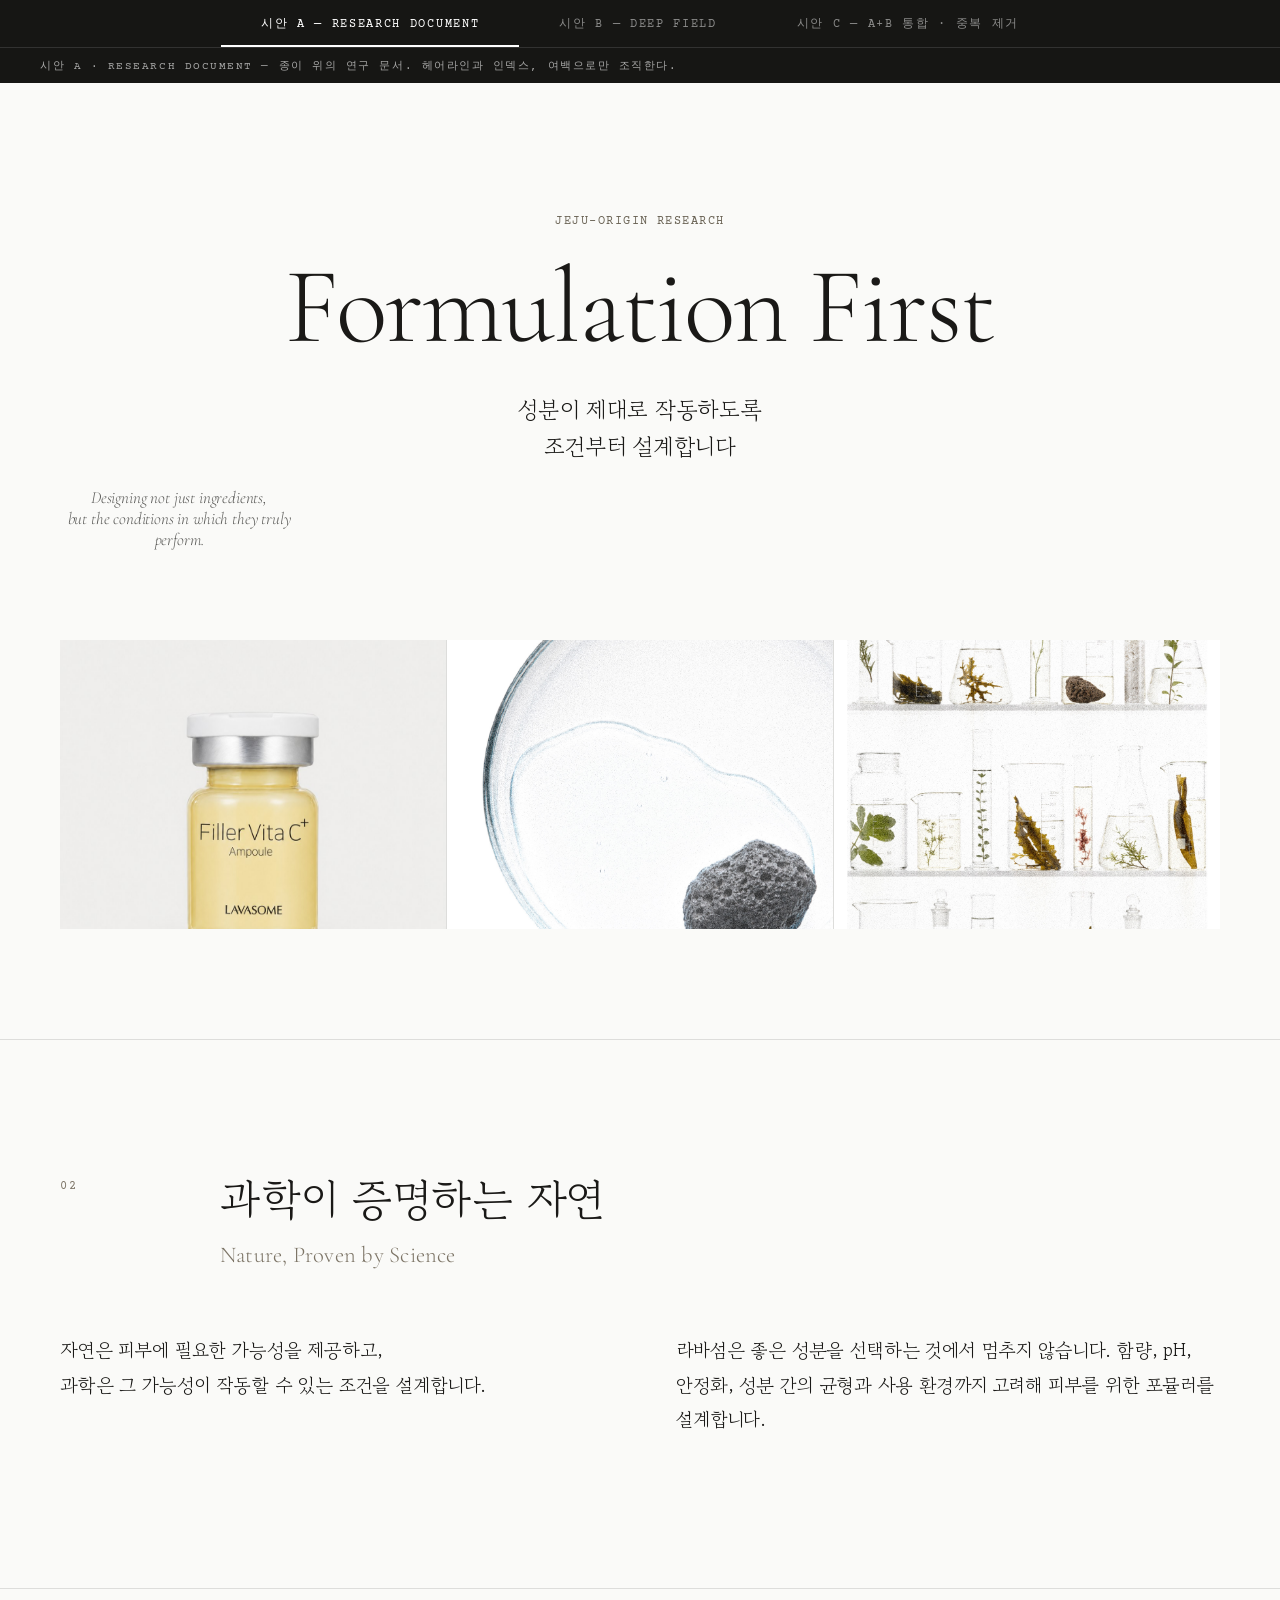
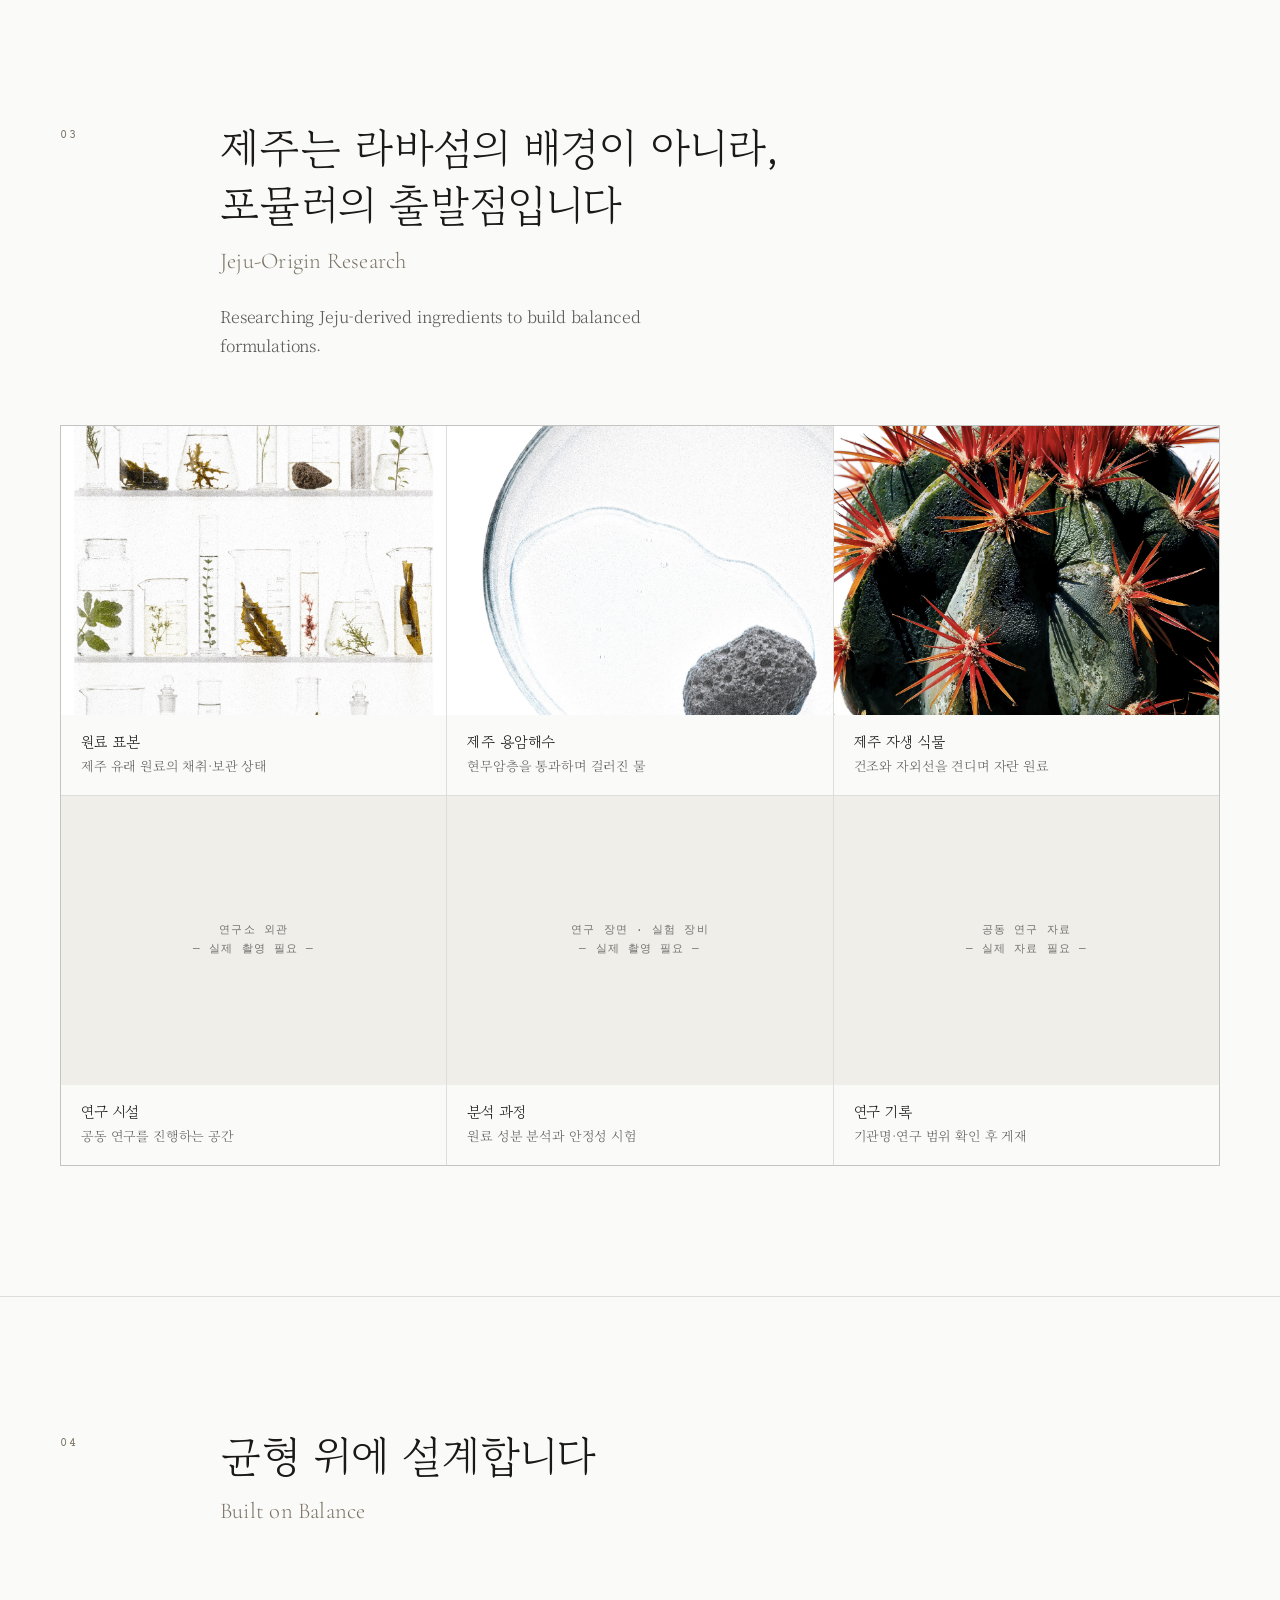
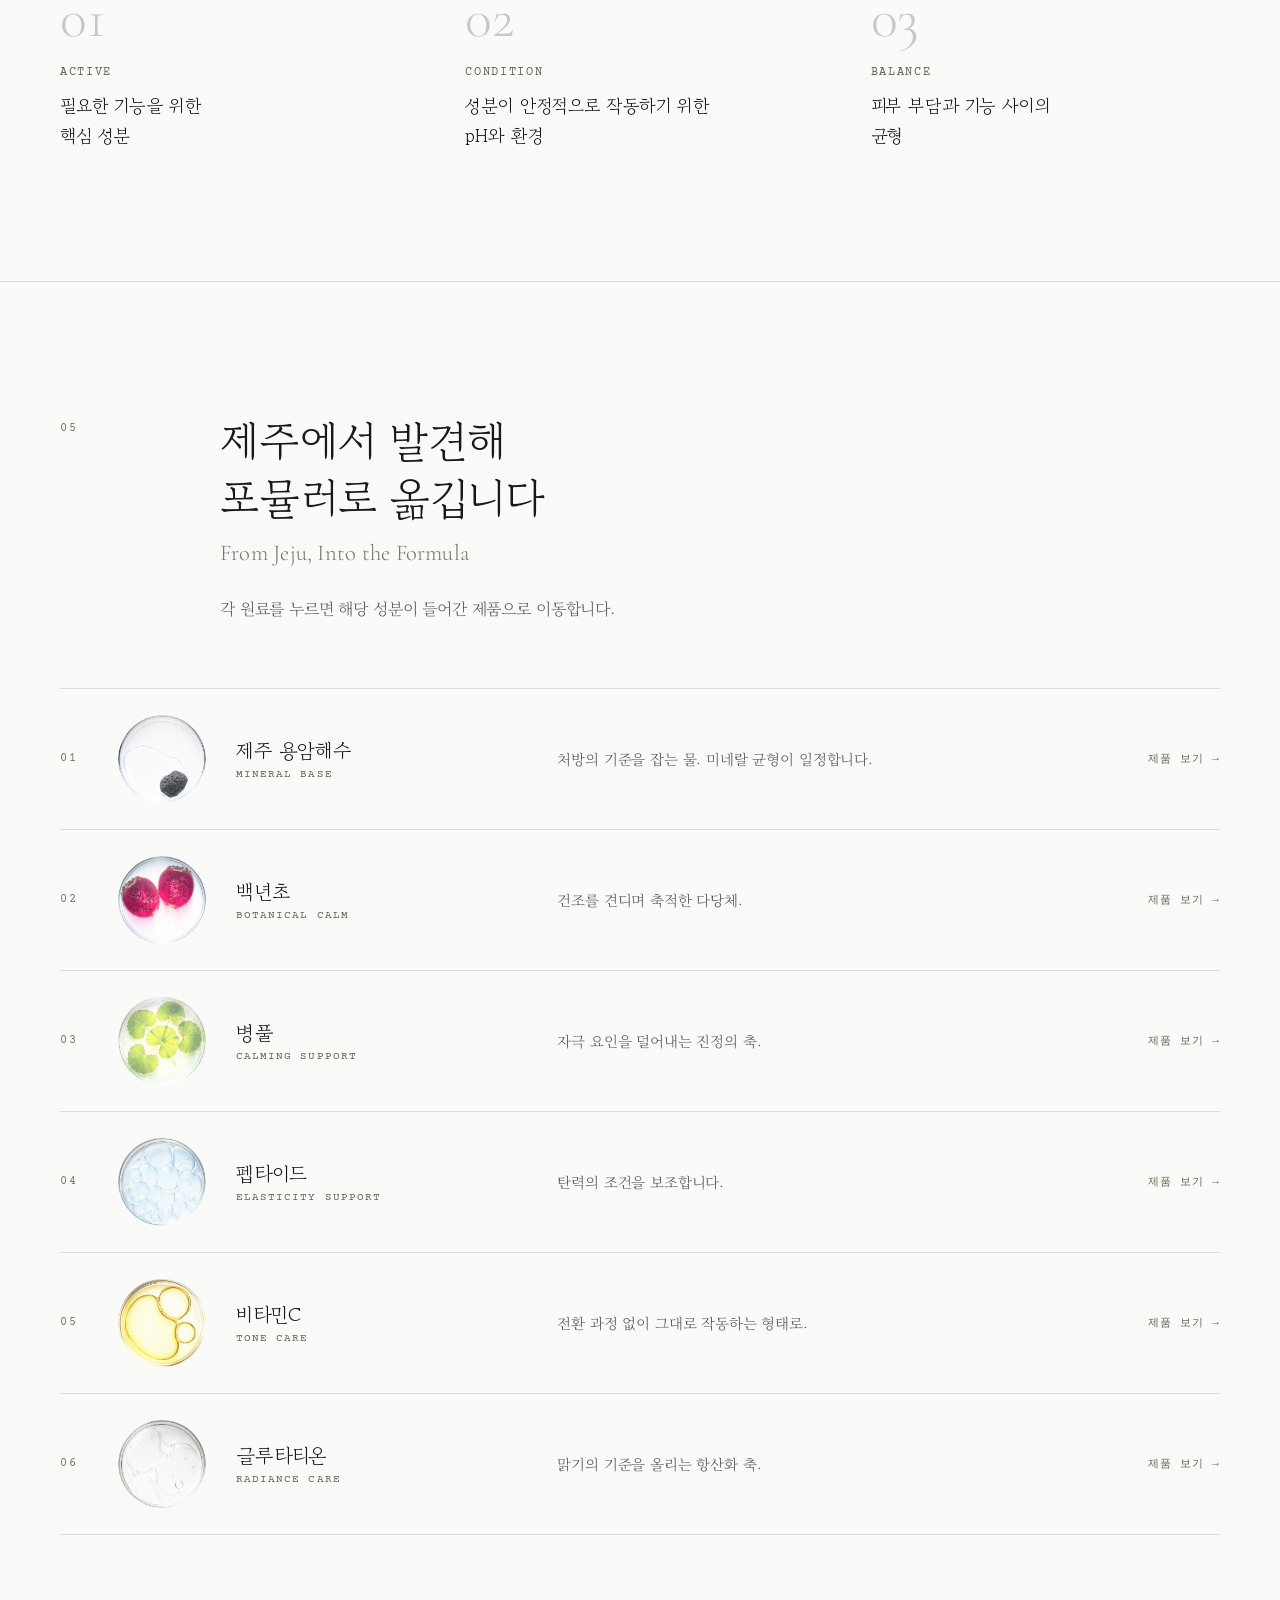
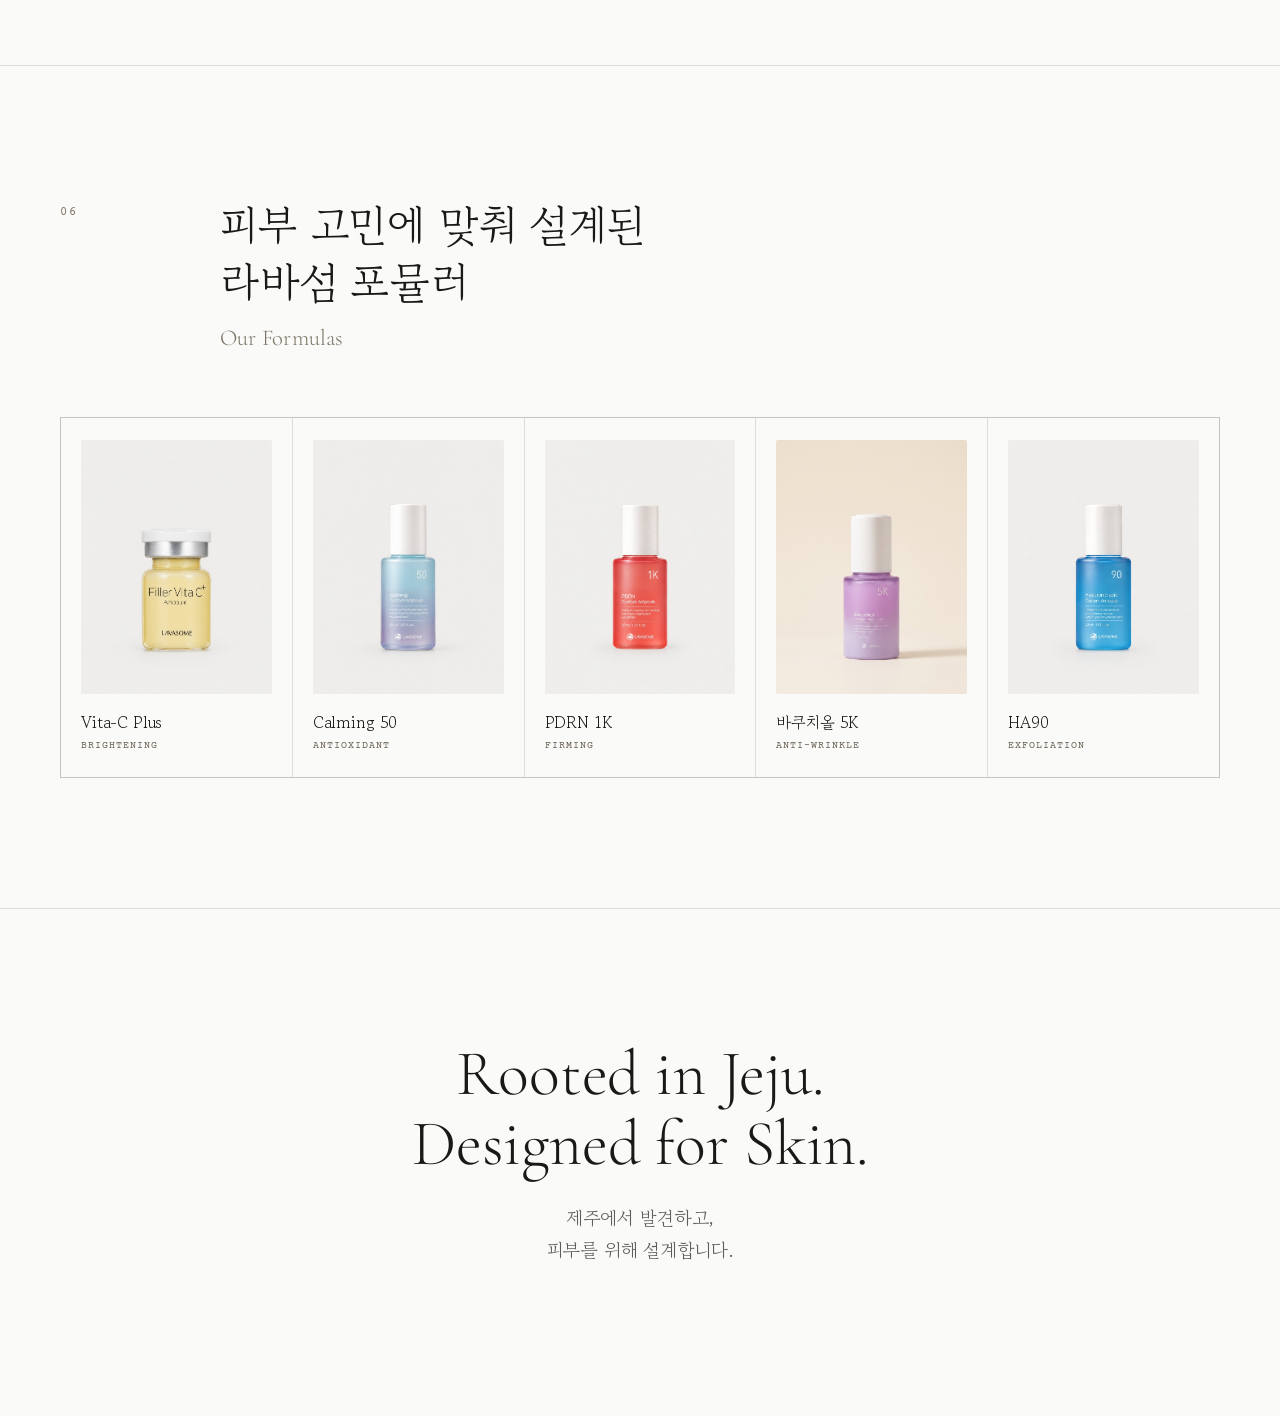
<file: proposals/brand-directions.html>
<!doctype html>
<html lang="ko">
<head>
<meta charset="utf-8">
<meta name="viewport" content="width=device-width, initial-scale=1">
<title>LAVASOME 브랜드 소개 페이지 — 디자인 시안 A / B</title>
<link rel="preconnect" href="https://fonts.googleapis.com">
<link rel="preconnect" href="https://fonts.gstatic.com" crossorigin>
<link href="https://fonts.googleapis.com/css2?family=Cormorant+Garamond:wght@300;400;500&family=Courier+Prime:wght@400;700&family=Gowun+Batang:wght@400;700&family=Noto+Serif+KR:wght@200;300;400&display=swap" rel="stylesheet">
<style>
:root{
  color-scheme: light only;
  --kr-head:"Gowun Batang","Noto Serif KR",serif;
  --kr-body:"Noto Serif KR","Gowun Batang",serif;
  --en:"Cormorant Garamond","EB Garamond",Garamond,serif;
  --mono:"Courier Prime",ui-monospace,Menlo,monospace;
  --ease:cubic-bezier(.22,.61,.36,1);
}
*{box-sizing:border-box}
html{scroll-behavior:smooth}
body{
  margin:0; font-family:var(--kr-body); font-weight:300;
  letter-spacing:-.01em; word-break:keep-all; -webkit-font-smoothing:antialiased;
}
img{display:block;max-width:100%}
.shell{max-width:1240px;margin:0 auto;padding:0 40px}
.num{font-family:var(--mono);font-size:11.5px;letter-spacing:.14em}
.eyebrow{font-family:var(--mono);font-size:11.5px;letter-spacing:.13em;text-transform:uppercase}

/* ══ 시안 전환 바 ══ */
.switch{
  position:sticky;top:0;z-index:99;display:flex;justify-content:center;gap:0;
  background:#161614;padding:0;border-bottom:1px solid rgba(255,255,255,.12);
}
.switch button{
  flex:0 0 auto;appearance:none;border:0;cursor:pointer;background:none;
  color:rgba(255,255,255,.5);font-family:var(--mono);font-size:12px;
  letter-spacing:.14em;padding:15px 40px;transition:color .3s var(--ease);
}
.switch button[aria-selected="true"]{color:#fff;box-shadow:inset 0 -2px 0 #fff}
.deck{display:none}
.deck.is-on{display:block}
.sheet{border-bottom:1px dashed rgba(0,0,0,.18)}
.sheet__tag{
  font-family:var(--mono);font-size:11px;letter-spacing:.14em;text-transform:uppercase;
  padding:10px 40px;background:#161614;color:rgba(255,255,255,.62);
}

/* ═══════════════════════════════════════════════════
   시안 A — RESEARCH DOCUMENT
   종이 위의 연구 문서. 헤어라인과 인덱스, 여백으로만 조직한다.
   ═══════════════════════════════════════════════════ */
.A{background:#FAFAF8;color:#1A1917}
.A .line{color:rgba(26,25,23,.13)}
.A .sec{padding:130px 0;border-top:1px solid rgba(26,25,23,.13)}
.A .sec:first-of-type{border-top:0}
.A .head{display:grid;grid-template-columns:120px 1fr;gap:0 40px;margin-bottom:64px}
.A .head .num{color:#7C7466;padding-top:10px}
.A h2{
  font-family:var(--kr-head);font-size:clamp(28px,3.4vw,44px);
  line-height:1.32;margin:0;text-wrap:balance;font-weight:400;
}
.A h2 em{
  display:block;font-style:normal;font-family:var(--en);font-weight:300;
  font-size:.52em;letter-spacing:.01em;color:#7C7466;margin-top:12px;
}
.A .lead{grid-column:2;font-size:16px;line-height:1.85;color:rgba(26,25,23,.7);max-width:56ch;margin:26px 0 0}

/* 01 HERO */
.A .hero{padding:120px 0 110px;text-align:center}
.A .hero .eyebrow{color:#6A6355}
.A .hero h1{
  font-family:var(--en);font-weight:300;font-size:clamp(52px,8.4vw,116px);
  line-height:1;letter-spacing:-.018em;margin:26px 0 30px;
}
/* max-width 는 국문 리드에만. .eyebrow / .en 까지 걸리면 짧은 줄이 쪼개진다 */
.A .hero p:not(.eyebrow):not(.en){font-family:var(--kr-head);font-size:clamp(18px,2vw,23px);line-height:1.6;margin:0 auto;max-width:22ch}
.A .hero .en{font-family:var(--en);font-size:17px;font-style:italic;color:rgba(26,25,23,.70);margin-top:22px;max-width:34ch}
.A .hero__strip{display:grid;grid-template-columns:repeat(3,1fr);gap:1px;background:rgba(26,25,23,.13);margin-top:90px}
.A .hero__strip figure{margin:0;background:#FAFAF8;aspect-ratio:4/3;overflow:hidden}
.A .hero__strip img{width:100%;height:100%;object-fit:cover}

/* 02 PHILOSOPHY */
.A .phil{display:grid;grid-template-columns:1fr 1fr;gap:72px;align-items:start}
.A .phil p{font-size:16.5px;line-height:1.95;color:rgba(26,25,23,.72);margin:0 0 22px}
.A .phil p:first-child{font-family:var(--kr-head);font-size:19px;line-height:1.8;color:#1A1917}

/* 03 RESEARCH */
.A .res{display:grid;grid-template-columns:repeat(3,1fr);gap:1px;background:rgba(26,25,23,.13);border:1px solid rgba(26,25,23,.13)}
.A .res figure{margin:0;background:#FAFAF8;padding:0}
.A .res .ph{aspect-ratio:4/3;display:grid;place-items:center;background:#F0EEE9;
  font-family:var(--mono);font-size:11px;letter-spacing:.1em;color:rgba(26,25,23,.58);text-align:center;padding:20px;line-height:1.8}
.A .res img{aspect-ratio:4/3;width:100%;object-fit:cover}
.A .res figcaption{padding:16px 20px 20px;font-size:13px;color:rgba(26,25,23,.68)}
.A .res figcaption b{display:block;font-weight:400;color:#1A1917;font-family:var(--kr-head);font-size:15px;margin-bottom:4px}

/* 04 METHOD */
.A .method{display:grid;grid-template-columns:repeat(3,1fr);gap:56px}
.A .method .n{font-family:var(--en);font-size:56px;font-weight:300;line-height:1;color:rgba(26,25,23,.22)}
.A .method h3{font-family:var(--mono);font-size:12px;letter-spacing:.14em;text-transform:uppercase;color:#6A6355;margin:20px 0 12px;font-weight:400}
.A .method p{font-family:var(--kr-head);font-size:18px;line-height:1.65;margin:0}

/* 05 ARCHIVE */
.A .arc{border-top:1px solid rgba(26,25,23,.13)}
.A .arc a{
  display:grid;grid-template-columns:28px 88px minmax(0,.52fr) minmax(0,1fr) max-content;
  align-items:center;column-gap:30px;padding:26px 0;
  border-bottom:1px solid rgba(26,25,23,.13);text-decoration:none;color:inherit;
  transition:background-color .3s var(--ease);
}
.A .arc a:hover{background:rgba(26,25,23,.028)}
.A .arc .num{color:#7C7466}
.A .arc figure{margin:0;width:88px;height:88px;border-radius:50%;overflow:hidden;background:#EAE8E3}
.A .arc figure img{width:100%;height:100%;object-fit:cover}
.A .arc .nm{font-family:var(--kr-head);font-size:20px}
.A .arc .en2{font-family:var(--mono);font-size:10.5px;letter-spacing:.1em;text-transform:uppercase;color:#6A6355;margin-top:4px}
.A .arc .d{font-size:14.5px;line-height:1.7;color:rgba(26,25,23,.72)}
.A .arc .go{font-family:var(--mono);font-size:11px;letter-spacing:.1em;color:#6A6355;white-space:nowrap}

/* 06 PRODUCT + CLOSING */
.A .prod{display:grid;grid-template-columns:repeat(5,1fr);gap:1px;background:rgba(26,25,23,.13);border:1px solid rgba(26,25,23,.13)}
.A .prod a{background:#FAFAF8;padding:22px 20px 26px;text-decoration:none;color:inherit;transition:background-color .3s var(--ease)}
.A .prod a:hover{background:#fff}
.A .prod .shot{aspect-ratio:3/4;background:#F6F0E5;overflow:hidden;border-radius:2px;margin-bottom:16px}
.A .prod img{width:100%;height:100%;object-fit:cover}
.A .prod b{display:block;font-family:var(--kr-head);font-size:16px;font-weight:400}
.A .prod span{display:block;font-family:var(--mono);font-size:10px;letter-spacing:.1em;text-transform:uppercase;color:#6A6355;margin-top:6px}
.A .close{text-align:center;padding:130px 0 150px;border-top:1px solid rgba(26,25,23,.13)}
.A .close h2{font-family:var(--en);font-weight:300;font-size:clamp(34px,5vw,64px);line-height:1.1;margin:0}
.A .close p{font-family:var(--kr-head);font-size:19px;line-height:1.7;color:rgba(26,25,23,.7);margin:22px 0 0}

/* ═══════════════════════════════════════════════════
   시안 B — DEEP FIELD
   어두운 지면에서 원료와 제품만 빛으로 떠오른다.
   ═══════════════════════════════════════════════════ */
.B{background:#0D1416;color:#F2F4F3}
.B .sec{padding:140px 0}
.B .eyebrow{color:#7FCADF}
.B h2{
  font-family:var(--kr-head);font-size:clamp(30px,4vw,52px);line-height:1.28;
  margin:18px 0 0;font-weight:400;text-wrap:balance;
}
.B h2 em{display:block;font-style:normal;font-family:var(--en);font-weight:300;
  font-size:.46em;color:#7FCADF;margin-top:14px;letter-spacing:.01em}
.B .lead{font-size:16.5px;line-height:1.95;color:rgba(242,244,243,.66);max-width:52ch;margin:30px 0 0}

/* 01 HERO — 풀블리드 */
.B .hero{position:relative;min-height:88vh;display:grid;place-items:center;overflow:hidden;text-align:center}
.B .hero__bg{position:absolute;inset:0}
.B .hero__bg img{width:100%;height:100%;object-fit:cover;opacity:.72}
.B .hero__bg::after{content:"";position:absolute;inset:0;
  background:radial-gradient(85% 75% at 50% 48%,rgba(13,20,22,.22) 0%,rgba(13,20,22,.80) 100%)}
.B .hero__in{position:relative;padding:120px 40px}
.B .hero h1{font-family:var(--en);font-weight:300;font-size:clamp(54px,9vw,128px);line-height:.98;letter-spacing:-.02em;margin:24px 0 28px}
.B .hero p:not(.eyebrow):not(.en){font-family:var(--kr-head);font-size:clamp(18px,2.2vw,24px);line-height:1.6;margin:0 auto;max-width:22ch}
.B .hero .en{font-family:var(--en);font-style:italic;font-size:17px;color:rgba(242,244,243,.72);margin-top:24px;max-width:36ch;margin-inline:auto}

/* 02 PHILOSOPHY — 큰 인용.
   ⚠️ max-width 는 인용문에만 건다. 래퍼에 걸면 아래 본문까지 좁아져
   한 줄에 한 단어씩 쪼개진다. */
.B .phil{text-align:center}
.B .phil .q{
  font-family:var(--kr-head);font-size:clamp(26px,3.6vw,46px);line-height:1.5;
  margin:18px auto 0;max-width:20ch;
}
.B .philbody{
  max-width:840px;margin:64px auto 0;text-align:left;
  display:grid;grid-template-columns:1fr 1fr;gap:48px;
}
.B .philbody p{font-size:16px;line-height:1.95;color:rgba(242,244,243,.66);margin:0}

/* 03 RESEARCH — 증거 그리드 */
.B .res{display:grid;grid-template-columns:repeat(6,1fr);gap:18px;margin-top:64px}
.B .res figure{margin:0;position:relative;border-radius:3px;overflow:hidden;background:#16211F}
.B .res figure:nth-child(1){grid-column:span 4;aspect-ratio:16/10}
.B .res figure:nth-child(2){grid-column:span 2;aspect-ratio:4/5}
.B .res figure:nth-child(3),
.B .res figure:nth-child(4),
.B .res figure:nth-child(5){grid-column:span 2;aspect-ratio:4/3}
.B .res img{width:100%;height:100%;object-fit:cover}
.B .res .ph{position:absolute;inset:0;display:grid;place-items:center;
  background:#16211F;border:1px solid rgba(127,202,223,.2);
  font-family:var(--mono);font-size:11px;letter-spacing:.1em;color:rgba(127,202,223,.65);
  text-align:center;padding:20px;line-height:1.9}
.B .res figcaption{position:absolute;left:0;right:0;bottom:0;padding:18px 20px;
  background:linear-gradient(0deg,rgba(6,12,13,.9),transparent);font-size:13px}

/* 04 METHOD — 세로 스택 */
.B .method{margin-top:64px;border-top:1px solid rgba(242,244,243,.14)}
.B .method .row{display:grid;grid-template-columns:110px minmax(0,.7fr) minmax(0,1fr);
  gap:36px;align-items:baseline;padding:38px 0;border-bottom:1px solid rgba(242,244,243,.14)}
.B .method .n{font-family:var(--en);font-size:40px;font-weight:300;line-height:1;color:rgba(127,202,223,.55)}
.B .method h3{font-family:var(--mono);font-size:12px;letter-spacing:.14em;text-transform:uppercase;color:#7FCADF;margin:0;font-weight:400}
.B .method p{font-family:var(--kr-head);font-size:19px;line-height:1.6;margin:0}

/* 05 ARCHIVE — 표본 그리드 */
.B .arc{display:grid;grid-template-columns:repeat(3,1fr);gap:56px 44px;margin-top:64px}
.B .arc a{text-decoration:none;color:inherit;text-align:center;display:block}
.B .arc figure{margin:0 auto 22px;position:relative;width:186px;height:186px;border-radius:50%;overflow:hidden;
  box-shadow:0 16px 40px rgba(0,16,22,.5),inset 0 0 0 1px rgba(255,255,255,.28);
  transition:transform .5s var(--ease)}
.B .arc a:hover figure{transform:translateY(-6px)}
.B .arc figure::before{content:"";position:absolute;inset:-28%;z-index:-1;border-radius:50%;
  background:radial-gradient(circle,rgba(127,202,223,.34) 0%,transparent 68%)}
.B .arc img{width:100%;height:100%;object-fit:cover}
.B .arc .nm{font-family:var(--kr-head);font-size:20px}
.B .arc .en2{font-family:var(--mono);font-size:10.5px;letter-spacing:.1em;text-transform:uppercase;color:#7FCADF;margin-top:6px}

/* 06 PRODUCT + CLOSING */
.B .prod{display:grid;grid-template-columns:repeat(5,1fr);gap:20px;margin-top:64px}
.B .prod a{text-decoration:none;color:inherit}
.B .prod .shot{aspect-ratio:3/4;background:#F6F0E5;overflow:hidden;border-radius:3px;margin-bottom:16px}
.B .prod img{width:100%;height:100%;object-fit:cover}
.B .prod b{display:block;font-family:var(--kr-head);font-size:16px;font-weight:400}
.B .prod span{display:block;font-family:var(--mono);font-size:10px;letter-spacing:.1em;text-transform:uppercase;color:#7FCADF;margin-top:6px}
.B .close{text-align:center;padding:150px 0 170px}
.B .close h2{font-family:var(--en);font-weight:300;font-size:clamp(36px,5.6vw,72px);line-height:1.08;margin:0}
.B .close p{font-family:var(--kr-head);font-size:19px;line-height:1.7;color:rgba(242,244,243,.66);margin:24px 0 0}


/* ═══════════════════════════════════════════════════
   시안 C — A + B 통합 (중복 제거본)
   밝은 문서 지면을 기본으로 하고, 연구·클로징만 어두운 풀블리드로
   전환해 리듬을 만든다. 메인 페이지와 겹치던 제품 그리드와 원료
   아카이브는 걷어내거나 스트립으로 줄였다.
   ═══════════════════════════════════════════════════ */
.C{background:#FAFAF8;color:#1A1917}
.C .sec{padding:130px 0}
.C .dark{background:#0D1416;color:#F2F4F3}
.C .dark .eyebrow{color:#7FCADF}
.C .eyebrow{color:#6A6355}
.C h2{font-family:var(--kr-head);font-size:clamp(28px,3.6vw,46px);line-height:1.3;
  margin:16px 0 0;font-weight:400;text-wrap:balance}
.C h2 em{display:block;font-style:normal;font-family:var(--en);font-weight:300;
  font-size:.5em;color:#7C7466;margin-top:12px}
.C .dark h2 em{color:#7FCADF}
.C .lead{font-size:16.5px;line-height:1.9;color:rgba(26,25,23,.72);max-width:54ch;margin:28px 0 0}
.C .dark .lead{color:rgba(242,244,243,.7)}

/* 01 HERO — 어두운 풀블리드 (B) */
.C .hero{position:relative;min-height:80vh;display:grid;place-items:center;overflow:hidden;text-align:center}
.C .hero__bg{position:absolute;inset:0}
.C .hero__bg img{width:100%;height:100%;object-fit:cover;opacity:.7}
.C .hero__bg::after{content:"";position:absolute;inset:0;
  background:radial-gradient(85% 75% at 50% 48%,rgba(13,20,22,.26) 0%,rgba(13,20,22,.84) 100%)}
.C .hero__in{position:relative;padding:130px 40px}
.C .hero h1{font-family:var(--en);font-weight:300;font-size:clamp(42px,6.4vw,92px);
  line-height:1.04;letter-spacing:-.018em;margin:24px 0 26px}
.C .hero .kr{font-family:var(--kr-head);font-size:clamp(17px,2vw,22px);line-height:1.65;
  margin:0 auto;max-width:26ch}

/* 02 철학 — 밝은 지면 (A) */
.C .phil{display:grid;grid-template-columns:1fr 1fr;gap:72px;align-items:start;margin-top:56px}
.C .phil p{font-size:16.5px;line-height:1.95;color:rgba(26,25,23,.72);margin:0}

/* 03 RESEARCH — 어두운 풀블리드. 이 페이지의 중심 (B + seed 방식 숫자 밴드) */
.C .figs{display:grid;grid-template-columns:repeat(3,1fr);gap:1px;
  background:rgba(242,244,243,.16);border-block:1px solid rgba(242,244,243,.16);
  margin:64px 0}
.C .figs div{background:#0D1416;padding:34px 30px}
.C .figs b{display:block;font-family:var(--en);font-size:46px;font-weight:300;
  line-height:1;color:#F2F4F3}
.C .figs b i{font-style:normal;font-size:.42em;color:#7FCADF;margin-left:4px}
.C .figs .todo{color:rgba(127,202,223,.55)}
.C .figs p{margin:14px 0 0;font-size:14.5px;color:rgba(242,244,243,.66)}
.C .figs p em{display:block;font-style:normal;font-family:var(--mono);font-size:10.5px;
  letter-spacing:.1em;text-transform:uppercase;color:#7FCADF;margin-top:4px}
.C .proc{display:grid;grid-template-columns:repeat(3,1fr);gap:20px;margin-top:20px}
.C .proc figure{margin:0;position:relative;border-radius:3px;overflow:hidden;
  background:#16211F;aspect-ratio:4/3}
.C .proc img{width:100%;height:100%;object-fit:cover}
.C .proc .ph{position:absolute;inset:0;display:grid;place-items:center;
  border:1px solid rgba(127,202,223,.22);font-family:var(--mono);font-size:11px;
  letter-spacing:.1em;color:rgba(127,202,223,.7);text-align:center;padding:20px;line-height:1.9}
.C .proc figcaption{position:absolute;left:0;right:0;bottom:0;padding:16px 18px;
  background:linear-gradient(0deg,rgba(6,12,13,.92),transparent);font-size:13px}
.C .proc figcaption b{display:block;font-family:var(--kr-head);font-size:15px;font-weight:400;margin-bottom:3px}

/* 04 설계 원칙 — 밝은 지면, 인덱스 (A) */
.C .method{margin-top:56px;border-top:1px solid rgba(26,25,23,.13)}
.C .method .row{display:grid;grid-template-columns:96px minmax(0,.62fr) minmax(0,1fr);
  gap:34px;align-items:baseline;padding:34px 0;border-bottom:1px solid rgba(26,25,23,.13)}
.C .method .n{font-family:var(--en);font-size:38px;font-weight:300;line-height:1;color:rgba(26,25,23,.25)}
.C .method h3{font-family:var(--mono);font-size:12px;letter-spacing:.14em;
  text-transform:uppercase;color:#6A6355;margin:0;font-weight:400}
.C .method p{font-family:var(--kr-head);font-size:18.5px;line-height:1.6;margin:0}

/* 05 원료 — 스트립으로 축소. 메인 성분 섹션과 겹치지 않게 이름만. */
.C .strip{display:grid;grid-template-columns:repeat(6,1fr);gap:26px;margin-top:52px}
.C .strip a{text-decoration:none;color:inherit;text-align:center}
.C .strip figure{margin:0 auto 14px;width:100%;max-width:120px;aspect-ratio:1;
  border-radius:50%;overflow:hidden;background:#EAE8E3}
.C .strip img{width:100%;height:100%;object-fit:cover}
.C .strip .nm{font-family:var(--kr-head);font-size:15.5px;line-height:1.35}
.C .strip .en2{font-family:var(--mono);font-size:9.5px;letter-spacing:.09em;
  text-transform:uppercase;color:#6A6355;margin-top:5px}
.C .more{margin-top:52px;text-align:center}
.C .more a{font-family:var(--mono);font-size:12px;letter-spacing:.12em;color:#1A1917;
  text-decoration:none;border-bottom:1px solid rgba(26,25,23,.3);padding-bottom:4px}

/* 06 클로징 — 어두운. 제품은 그리드가 아니라 링크 하나. */
.C .close{text-align:center;padding:140px 0 160px}
.C .close h2{font-family:var(--en);font-weight:300;font-size:clamp(34px,5.4vw,70px);
  line-height:1.08;margin:0}
.C .close p{font-family:var(--kr-head);font-size:19px;line-height:1.7;
  color:rgba(242,244,243,.7);margin:22px 0 40px}
.C .btn{display:inline-block;padding:16px 38px;background:#FAFAF8;color:#0D1416;
  font-size:15px;text-decoration:none;border-radius:3px}

@media (max-width:1080px){
  .C .strip{grid-template-columns:repeat(3,1fr);gap:34px 26px}
  .C .figs,.C .proc{grid-template-columns:1fr 1fr}
}
@media (max-width:760px){
  .C .sec{padding:80px 0}
  .C .phil{grid-template-columns:1fr;gap:26px}
  .C .figs,.C .proc{grid-template-columns:1fr}
  .C .strip{grid-template-columns:repeat(2,1fr)}
  .C .method .row{grid-template-columns:1fr;gap:10px}
}


/* ── stateofaidesign.com 에서 가져온 패턴 ───────────────────────
   · 챕터 3단 위계(번호 / 짧은 라벨 / 긴 헤드라인)
   · 스크롤 진입 시 0부터 올라가는 카운트업
   · 실명 + 소속이 붙은 대형 인용
   · 없는 콘텐츠를 숨기지 않고 "준비 중" 상태로 설계해 노출
   · 맨 끝의 근거(Methodology) 섹션                              */

/* 챕터 헤드 */
.C .chap{display:grid;grid-template-columns:96px 1fr;gap:0 34px;align-items:start}
.C .chap .cn{font-family:var(--en);font-size:34px;font-weight:300;line-height:1;color:rgba(26,25,23,.28)}
.C .dark .chap .cn{color:rgba(127,202,223,.5)}
.C .chap .cl{font-family:var(--mono);font-size:12px;letter-spacing:.14em;text-transform:uppercase;color:#6A6355}
.C .dark .chap .cl{color:#7FCADF}
.C .chap h2{margin-top:14px}
/* 질문형 리드 — 주장 대신 질문을 단다 */
.C .qlead{font-family:var(--kr-head);font-size:19px;line-height:1.7;
  color:rgba(26,25,23,.62);margin:26px 0 0;max-width:46ch}
.C .dark .qlead{color:rgba(242,244,243,.62)}

/* 카운트업 숫자 밴드 */
.C .figs b .cu{font-variant-numeric:tabular-nums}
/* 값이 아직 없으면 대시로 둔다 — 없는 숫자를 지어내지 않는다 */
.C .figs b .cu[data-count="0"]{color:rgba(127,202,223,.45)}

/* 실명 인용 */
.C .quote{display:grid;grid-template-columns:72px 1fr;gap:28px;align-items:start;
  max-width:860px;margin:0 auto;padding:96px 0}
.C .quote .av{width:72px;height:72px;border-radius:50%;background:#EAE8E3;
  display:grid;place-items:center;font-family:var(--mono);font-size:9px;
  letter-spacing:.08em;color:rgba(26,25,23,.42);text-align:center;line-height:1.7}
.C .quote blockquote{margin:0;font-family:var(--kr-head);
  font-size:clamp(20px,2.5vw,30px);line-height:1.55;text-wrap:balance}
.C .quote .who{margin-top:22px;font-size:14px;color:rgba(26,25,23,.6)}
.C .quote .who b{display:block;font-weight:400;color:#1A1917;font-family:var(--kr-head);font-size:16px}
.C .quote .who em{font-style:normal;font-family:var(--mono);font-size:10.5px;
  letter-spacing:.1em;text-transform:uppercase;color:#6A6355}

/* 준비 중 카드 — 자리표시가 아니라 설계된 상태 */
.C .soon{position:absolute;inset:0;display:flex;flex-direction:column;
  justify-content:flex-end;padding:20px;background:#16211F;
  border:1px solid rgba(127,202,223,.2)}
.C .soon .badge{align-self:flex-start;font-family:var(--mono);font-size:9.5px;
  letter-spacing:.12em;text-transform:uppercase;color:#0D1416;background:#7FCADF;
  padding:4px 9px;border-radius:2px;margin-bottom:auto}
.C .soon b{font-family:var(--kr-head);font-size:15px;font-weight:400;color:#F2F4F3}
.C .soon span{font-size:12.5px;color:rgba(242,244,243,.55);margin-top:4px}

/* 근거 섹션 */
.C .meth{border-top:1px solid rgba(26,25,23,.13);padding-top:48px;margin-top:20px}
.C .meth .mrow{display:grid;grid-template-columns:repeat(3,1fr);gap:40px;margin-top:36px}
.C .meth .mrow div b{display:block;font-family:var(--en);font-size:32px;font-weight:300;
  line-height:1;color:#1A1917}
.C .meth .mrow div p{margin:10px 0 0;font-family:var(--mono);font-size:10.5px;
  letter-spacing:.1em;text-transform:uppercase;color:#6A6355}
.C .meth .note{margin:40px 0 0;font-size:14px;line-height:1.8;color:rgba(26,25,23,.62);max-width:62ch}

@media (max-width:760px){
  .C .chap{grid-template-columns:1fr;gap:8px}
  .C .quote{grid-template-columns:1fr;gap:20px;padding:64px 0}
  .C .meth .mrow{grid-template-columns:1fr;gap:26px}
}

/* ── 반응형 ── */
@media (max-width:1080px){
  .A .prod,.B .prod{grid-template-columns:repeat(3,1fr)}
  .B .arc{grid-template-columns:repeat(2,1fr)}
  .A .res{grid-template-columns:repeat(2,1fr)}
  .B .res figure:nth-child(n){grid-column:span 3}
}
@media (max-width:760px){
  .shell{padding:0 20px}
  .A .sec,.B .sec{padding:80px 0}
  .A .head{grid-template-columns:1fr;gap:14px}
  .A .head .num{padding-top:0}
  .A .lead{grid-column:1}
  .A .phil,.B .philbody{grid-template-columns:1fr;gap:26px}
  .A .method{grid-template-columns:1fr;gap:40px}
  .A .res,.A .prod,.B .prod{grid-template-columns:1fr}
  .B .arc{grid-template-columns:1fr}
  .B .res figure:nth-child(n){grid-column:span 6;aspect-ratio:4/3}
  .B .method .row{grid-template-columns:1fr;gap:10px}
  .A .arc a{grid-template-columns:64px minmax(0,1fr) max-content;column-gap:18px;row-gap:4px}
  .A .arc .num{grid-column:2;grid-row:1}
  .A .arc figure{grid-column:1;grid-row:1/4;width:64px;height:64px}
  .A .arc .nmwrap{grid-column:2;grid-row:2}
  .A .arc .d{grid-column:1/-1;grid-row:4;margin-top:10px}
  .A .arc .go{grid-column:3;grid-row:1/3}
  .switch button{padding:13px 22px;font-size:11px}
}
</style>
</head>
<body>

<nav class="switch" role="tablist" aria-label="디자인 시안 선택">
  <button role="tab" id="tab-a" aria-controls="deck-a" aria-selected="true">시안 A — RESEARCH DOCUMENT</button>
  <button role="tab" id="tab-b" aria-controls="deck-b" aria-selected="false">시안 B — DEEP FIELD</button>
  <button role="tab" id="tab-c" aria-controls="deck-c" aria-selected="false">시안 C — A+B 통합 · 중복 제거</button>
</nav>

<!-- ══════════════════ 시안 A ══════════════════ -->
<div class="deck is-on A" id="deck-a" role="tabpanel" aria-labelledby="tab-a">
<div class="sheet__tag">시안 A · Research Document — 종이 위의 연구 문서. 헤어라인과 인덱스, 여백으로만 조직한다.</div>

<!-- 01 HERO -->
<section class="sec hero">
  <div class="shell">
    <p class="eyebrow">Jeju-Origin Research</p>
    <h1>Formulation First</h1>
    <p>성분이 제대로 작동하도록<br>조건부터 설계합니다</p>
    <p class="en">Designing not just ingredients,<br>but the conditions in which they truly perform.</p>
    <div class="hero__strip">
      <figure><img src="../assets/img/products/vita-c-plus.jpg" alt="라바섬 Vita-C Plus Ampoule"></figure>
      <figure><img src="../assets/img/jeju/jeju-01-seawater.jpg" alt="제주 용암해수 원료"></figure>
      <figure><img src="../assets/img/jeju/jeju-03-lab.jpg" alt="제주 유래 원료를 담은 실험 기구"></figure>
    </div>
  </div>
</section>

<!-- 02 PHILOSOPHY -->
<section class="sec">
  <div class="shell">
    <div class="head">
      <span class="num">02</span>
      <h2>과학이 증명하는 자연<em>Nature, Proven by Science</em></h2>
    </div>
    <div class="phil">
      <div>
        <p>자연은 피부에 필요한 가능성을 제공하고,<br>과학은 그 가능성이 작동할 수 있는 조건을 설계합니다.</p>
      </div>
      <div>
        <p>라바섬은 좋은 성분을 선택하는 것에서 멈추지 않습니다. 함량, pH, 안정화, 성분 간의 균형과 사용 환경까지 고려해 피부를 위한 포뮬러를 설계합니다.</p>
      </div>
    </div>
  </div>
</section>

<!-- 03 RESEARCH -->
<section class="sec">
  <div class="shell">
    <div class="head">
      <span class="num">03</span>
      <h2>제주는 라바섬의 배경이 아니라,<br>포뮬러의 출발점입니다<em>Jeju-Origin Research</em></h2>
      <p class="lead">Researching Jeju-derived ingredients to build balanced formulations.</p>
    </div>
    <div class="res">
      <figure>
        <img src="../assets/img/jeju/jeju-03-lab.jpg" alt="제주 유래 원료를 담은 실험 기구 선반">
        <figcaption><b>원료 표본</b>제주 유래 원료의 채취·보관 상태</figcaption>
      </figure>
      <figure>
        <img src="../assets/img/jeju/jeju-01-seawater.jpg" alt="페트리 접시에 담긴 제주 용암해수와 현무암">
        <figcaption><b>제주 용암해수</b>현무암층을 통과하며 걸러진 물</figcaption>
      </figure>
      <figure>
        <img src="../assets/img/jeju/jeju-02-opuntia.jpg" alt="제주 백년초">
        <figcaption><b>제주 자생 식물</b>건조와 자외선을 견디며 자란 원료</figcaption>
      </figure>
      <figure>
        <div class="ph">연구소 외관<br>— 실제 촬영 필요 —</div>
        <figcaption><b>연구 시설</b>공동 연구를 진행하는 공간</figcaption>
      </figure>
      <figure>
        <div class="ph">연구 장면 · 실험 장비<br>— 실제 촬영 필요 —</div>
        <figcaption><b>분석 과정</b>원료 성분 분석과 안정성 시험</figcaption>
      </figure>
      <figure>
        <div class="ph">공동 연구 자료<br>— 실제 자료 필요 —</div>
        <figcaption><b>연구 기록</b>기관명·연구 범위 확인 후 게재</figcaption>
      </figure>
    </div>
  </div>
</section>

<!-- 04 METHOD -->
<section class="sec">
  <div class="shell">
    <div class="head">
      <span class="num">04</span>
      <h2>균형 위에 설계합니다<em>Built on Balance</em></h2>
    </div>
    <div class="method">
      <div>
        <div class="n">01</div><h3>Active</h3>
        <p>필요한 기능을 위한<br>핵심 성분</p>
      </div>
      <div>
        <div class="n">02</div><h3>Condition</h3>
        <p>성분이 안정적으로 작동하기 위한<br>pH와 환경</p>
      </div>
      <div>
        <div class="n">03</div><h3>Balance</h3>
        <p>피부 부담과 기능 사이의<br>균형</p>
      </div>
    </div>
  </div>
</section>

<!-- 05 INGREDIENT ARCHIVE -->
<section class="sec">
  <div class="shell">
    <div class="head">
      <span class="num">05</span>
      <h2>제주에서 발견해<br>포뮬러로 옮깁니다<em>From Jeju, Into the Formula</em></h2>
      <p class="lead">각 원료를 누르면 해당 성분이 들어간 제품으로 이동합니다.</p>
    </div>
    <div class="arc">
      <a href="#a-prod"><span class="num">01</span><figure><img src="../assets/img/chalet/chalet-seawater.jpg" alt="샬레에 담긴 제주 용암해수"></figure><div class="nmwrap"><div class="nm">제주 용암해수</div><div class="en2">Mineral Base</div></div><p class="d">처방의 기준을 잡는 물. 미네랄 균형이 일정합니다.</p><span class="go">제품 보기 →</span></a>
      <a href="#a-prod"><span class="num">02</span><figure><img src="../assets/img/chalet/chalet-opuntia.jpg" alt="샬레에 담긴 백년초"></figure><div class="nmwrap"><div class="nm">백년초</div><div class="en2">Botanical Calm</div></div><p class="d">건조를 견디며 축적한 다당체.</p><span class="go">제품 보기 →</span></a>
      <a href="#a-prod"><span class="num">03</span><figure><img src="../assets/img/chalet/chalet-spare-centella.jpg" alt="샬레에 담긴 병풀 추출물"></figure><div class="nmwrap"><div class="nm">병풀</div><div class="en2">Calming Support</div></div><p class="d">자극 요인을 덜어내는 진정의 축.</p><span class="go">제품 보기 →</span></a>
      <a href="#a-prod"><span class="num">04</span><figure><img src="../assets/img/chalet/chalet-peptide.jpg" alt="샬레에 담긴 펩타이드 젤"></figure><div class="nmwrap"><div class="nm">펩타이드</div><div class="en2">Elasticity Support</div></div><p class="d">탄력의 조건을 보조합니다.</p><span class="go">제품 보기 →</span></a>
      <a href="#a-prod"><span class="num">05</span><figure><img src="../assets/img/chalet/chalet-vitc.jpg" alt="샬레에 담긴 비타민C 앰플액"></figure><div class="nmwrap"><div class="nm">비타민C</div><div class="en2">Tone Care</div></div><p class="d">전환 과정 없이 그대로 작동하는 형태로.</p><span class="go">제품 보기 →</span></a>
      <a href="#a-prod"><span class="num">06</span><figure><img src="../assets/img/chalet/chalet-glutathione.jpg" alt="샬레에 담긴 글루타티온 용액"></figure><div class="nmwrap"><div class="nm">글루타티온</div><div class="en2">Radiance Care</div></div><p class="d">맑기의 기준을 올리는 항산화 축.</p><span class="go">제품 보기 →</span></a>
    </div>
  </div>
</section>

<!-- 06 PRODUCT -->
<section class="sec" id="a-prod">
  <div class="shell">
    <div class="head">
      <span class="num">06</span>
      <h2>피부 고민에 맞춰 설계된<br>라바섬 포뮬러<em>Our Formulas</em></h2>
    </div>
    <div class="prod">
      <a href="#"><div class="shot"><img src="../assets/img/products/vita-c-plus.jpg" alt="Vita-C Plus Ampoule"></div><b>Vita-C Plus</b><span>Brightening</span></a>
      <a href="#"><div class="shot"><img src="../assets/img/products/calming-50.jpg" alt="Calming 50"></div><b>Calming 50</b><span>Antioxidant</span></a>
      <a href="#"><div class="shot"><img src="../assets/img/products/pdrn-1k.jpg" alt="PDRN 1K"></div><b>PDRN 1K</b><span>Firming</span></a>
      <a href="#"><div class="shot"><img src="../assets/img/products/bakuchiol-5k.jpg" alt="바쿠치올 5K"></div><b>바쿠치올 5K</b><span>Anti-Wrinkle</span></a>
      <a href="#"><div class="shot"><img src="../assets/img/products/ha90.jpg" alt="HA90"></div><b>HA90</b><span>Exfoliation</span></a>
    </div>
  </div>
</section>

<section class="close">
  <div class="shell">
    <h2>Rooted in Jeju.<br>Designed for Skin.</h2>
    <p>제주에서 발견하고,<br>피부를 위해 설계합니다.</p>
  </div>
</section>
</div>

<!-- ══════════════════ 시안 B ══════════════════ -->
<div class="deck B" id="deck-b" role="tabpanel" aria-labelledby="tab-b">
<div class="sheet__tag">시안 B · Deep Field — 어두운 지면에서 원료와 제품만 빛으로 떠오른다.</div>

<!-- 01 HERO -->
<section class="hero">
  <div class="hero__bg"><img src="../assets/img/hero/hero-bg.jpg" alt=""></div>
  <div class="hero__in">
    <p class="eyebrow">Jeju-Origin Research</p>
    <h1>Formulation First</h1>
    <p>성분이 제대로 작동하도록<br>조건부터 설계합니다</p>
    <p class="en">Designing not just ingredients,<br>but the conditions in which they truly perform.</p>
  </div>
</section>

<!-- 02 PHILOSOPHY -->
<section class="sec">
  <div class="shell">
    <div class="phil">
      <p class="eyebrow">Nature, Proven by Science</p>
      <p class="q">자연은 가능성을 제공하고,<br>과학은 그 가능성이 작동할<br>조건을 설계합니다</p>
    </div>
    <div class="philbody">
      <p>라바섬은 좋은 성분을 선택하는 것에서 멈추지 않습니다. 함량, pH, 안정화, 성분 간의 균형과 사용 환경까지 고려해 포뮬러를 설계합니다.</p>
      <p>성분표가 아니라 설계도에서 시작합니다. 농도가 유지되는 조건, 피부가 견디는 조건을 먼저 맞춥니다.</p>
    </div>
  </div>
</section>

<!-- 03 RESEARCH -->
<section class="sec">
  <div class="shell">
    <p class="eyebrow">Jeju-Origin Research</p>
    <h2>제주는 라바섬의 배경이 아니라,<br>포뮬러의 출발점입니다<em>Researching Jeju-derived ingredients to build balanced formulations.</em></h2>
    <div class="res">
      <figure><img src="../assets/img/jeju/jeju-03-lab.jpg" alt="제주 유래 원료를 담은 실험 기구 선반"><figcaption>원료 표본 — 채취·보관 상태</figcaption></figure>
      <figure><img src="../assets/img/jeju/jeju-02-opuntia.jpg" alt="제주 백년초"><figcaption>제주 자생 식물</figcaption></figure>
      <figure><div class="ph">연구소 외관<br>— 실제 촬영 필요 —</div></figure>
      <figure><div class="ph">연구 장면 · 실험 장비<br>— 실제 촬영 필요 —</div></figure>
      <figure><img src="../assets/img/jeju/jeju-01-seawater.jpg" alt="제주 용암해수와 현무암"><figcaption>제주 용암해수</figcaption></figure>
    </div>
  </div>
</section>

<!-- 04 METHOD -->
<section class="sec">
  <div class="shell">
    <div class="chap">
      <div><div class="cn">02</div></div>
      <div>
        <div class="cl">Our Formulation Principles</div>
        <h2>균형 위에 설계합니다</h2>
        <p class="qlead">좋은 성분을 넣는 것과, 그 성분이 끝까지 작동하게
           만드는 것 사이에는 무엇이 있을까요?</p>
      </div>
    </div>
    <div class="method">
      <div class="row"><div class="n">01</div><h3>Active</h3><p>필요한 기능을 위한 핵심 성분</p></div>
      <div class="row"><div class="n">02</div><h3>Condition</h3><p>성분이 안정적으로 작동하기 위한 pH와 환경</p></div>
      <div class="row"><div class="n">03</div><h3>Balance</h3><p>피부 부담과 기능 사이의 균형</p></div>
    </div>
  </div>
</section>

<!-- 05 INGREDIENT ARCHIVE -->
<section class="sec">
  <div class="shell">
    <p class="eyebrow">Ingredient Archive</p>
    <h2>제주에서 발견해<br>포뮬러로 옮깁니다<em>From Jeju, Into the Formula</em></h2>
    <div class="arc">
      <a href="#b-prod"><figure><img src="../assets/img/chalet/chalet-seawater.jpg" alt="샬레에 담긴 제주 용암해수"></figure><div class="nm">제주 용암해수</div><div class="en2">Mineral Base</div></a>
      <a href="#b-prod"><figure><img src="../assets/img/chalet/chalet-opuntia.jpg" alt="샬레에 담긴 백년초"></figure><div class="nm">백년초</div><div class="en2">Botanical Calm</div></a>
      <a href="#b-prod"><figure><img src="../assets/img/chalet/chalet-spare-centella.jpg" alt="샬레에 담긴 병풀 추출물"></figure><div class="nm">병풀</div><div class="en2">Calming Support</div></a>
      <a href="#b-prod"><figure><img src="../assets/img/chalet/chalet-peptide.jpg" alt="샬레에 담긴 펩타이드 젤"></figure><div class="nm">펩타이드</div><div class="en2">Elasticity Support</div></a>
      <a href="#b-prod"><figure><img src="../assets/img/chalet/chalet-vitc.jpg" alt="샬레에 담긴 비타민C 앰플액"></figure><div class="nm">비타민C</div><div class="en2">Tone Care</div></a>
      <a href="#b-prod"><figure><img src="../assets/img/chalet/chalet-glutathione.jpg" alt="샬레에 담긴 글루타티온 용액"></figure><div class="nm">글루타티온</div><div class="en2">Radiance Care</div></a>
    </div>
  </div>
</section>

<!-- 06 PRODUCT -->
<section class="sec" id="b-prod">
  <div class="shell">
    <p class="eyebrow">Our Formulas</p>
    <h2>피부 고민에 맞춰 설계된<br>라바섬 포뮬러</h2>
    <div class="prod">
      <a href="#"><div class="shot"><img src="../assets/img/products/vita-c-plus.jpg" alt="Vita-C Plus Ampoule"></div><b>Vita-C Plus</b><span>Brightening</span></a>
      <a href="#"><div class="shot"><img src="../assets/img/products/calming-50.jpg" alt="Calming 50"></div><b>Calming 50</b><span>Antioxidant</span></a>
      <a href="#"><div class="shot"><img src="../assets/img/products/pdrn-1k.jpg" alt="PDRN 1K"></div><b>PDRN 1K</b><span>Firming</span></a>
      <a href="#"><div class="shot"><img src="../assets/img/products/bakuchiol-5k.jpg" alt="바쿠치올 5K"></div><b>바쿠치올 5K</b><span>Anti-Wrinkle</span></a>
      <a href="#"><div class="shot"><img src="../assets/img/products/ha90.jpg" alt="HA90"></div><b>HA90</b><span>Exfoliation</span></a>
    </div>
  </div>
</section>

<section class="close">
  <div class="shell">
    <h2>Rooted in Jeju.<br>Designed for Skin.</h2>
    <p>제주에서 발견하고,<br>피부를 위해 설계합니다.</p>
  </div>
</section>
</div>


<!-- ══════════════════ 시안 C — A+B 통합 / 중복 제거 ══════════════════ -->
<div class="deck C" id="deck-c" role="tabpanel" aria-labelledby="tab-c">
<div class="sheet__tag">시안 C · A+B 통합 — 밝은 문서 지면 위에 연구·클로징만 어두운 풀블리드. 메인과 겹치던 제품 그리드·원료 아카이브를 걷어냈다.</div>

<!-- 01 HERO — 메인의 Formulation First 를 반복하지 않는다 -->
<section class="hero dark">
  <div class="hero__bg"><img src="../assets/img/hero/hero-bg.jpg" alt=""></div>
  <div class="hero__in">
    <p class="eyebrow">Jeju-Origin Research</p>
    <h1>Nature,<br>Proven by Science</h1>
    <p class="kr">자연은 가능성을 제공하고,<br>과학은 그 가능성이 작동할 조건을 설계합니다</p>
  </div>
</section>

<!-- 02 철학 -->
<section class="sec">
  <div class="shell">
    <p class="eyebrow">Why Conditions</p>
    <h2>좋은 성분을 고르는 일에서<br>멈추지 않습니다</h2>
    <div class="phil">
      <p>같은 성분도 조건이 다르면 다르게 작동합니다. 농도가 유지되는 조건, 피부가 견디는 조건, 성분끼리 서로를 방해하지 않는 조건 — 라바섬은 그 조건을 먼저 맞춥니다.</p>
      <p>함량, pH, 안정화, 성분 간의 균형과 사용 환경까지 설계에 포함합니다. 성분표가 아니라 설계도에서 시작한다는 뜻입니다.</p>
    </div>
  </div>
</section>

<!-- 03 RESEARCH — 페이지의 중심 -->
<section class="sec dark">
  <div class="shell">
    <div class="chap">
      <div><div class="cn">01</div></div>
      <div>
        <div class="cl">Jeju-Origin Research</div>
        <h2>제주는 라바섬의 배경이 아니라,<br>포뮬러의 출발점입니다</h2>
        <!-- 주장 대신 질문. stateofaidesign 의 케이스 서브타이틀 방식. -->
        <p class="qlead">제주에서 자란 원료가 실제 처방 안에서 작동하려면,
           무엇을 확인해야 할까요?</p>
      </div>
    </div>

    <!-- ⚠️ 숫자는 값이 들어오기 전까지 대시로 둔다. data-count 에 실제 값을
         넣으면 스크롤 진입 시 0부터 올라간다. -->
    <div class="figs">
      <div><b><span class="cu" data-count="0" data-suffix="">—</span><i>종</i></b>
        <p>검토한 제주 자생 원료<em>Ingredients Screened</em></p></div>
      <div><b><span class="cu" data-count="0" data-suffix="">—</span><i>건</i></b>
        <p>공동 연구 과제<em>Joint Research</em></p></div>
      <div><b><span class="cu" data-count="0" data-suffix="">—</span><i></i></b>
        <p>연구 협력 시작<em>Since</em></p></div>
    </div>

    <div class="proc">
      <figure>
        <img src="../assets/img/jeju/jeju-01-seawater.jpg" alt="페트리 접시에 담긴 제주 용암해수와 현무암">
        <figcaption><b>채취</b>현무암층을 통과한 물과 자생 식물</figcaption>
      </figure>
      <figure>
        <div class="soon">
          <span class="badge">준비 중</span>
          <b>분석 · 안정성 시험</b>
          <span>성분 정량과 안정성 확인 과정</span>
        </div>
      </figure>
      <figure>
        <img src="../assets/img/jeju/jeju-03-lab.jpg" alt="제주 유래 원료를 담은 실험 기구 선반">
        <figcaption><b>처방 적용</b>조건이 맞는 원료만 포뮬러로</figcaption>
      </figure>
    </div>
  </div>
</section>

<!-- 실명 인용 — 구조만 잡아둔다. 실존 인물을 지어내지 않는다. -->
<section class="sec">
  <div class="shell">
    <div class="quote">
      <div class="av">사진<br>준비 중</div>
      <div>
        <blockquote>&ldquo;제주 원료를 쓰는 일과, 그 원료가 처방 안에서
          끝까지 버티게 만드는 일은 다른 문제였습니다.&rdquo;</blockquote>
        <p class="who"><b>연구 담당자 성함</b><em>직함 · 소속 — 확인 후 기재</em></p>
      </div>
    </div>
  </div>
</section>

<!-- 04 설계 원칙 -->
<section class="sec">
  <div class="shell">
    <div class="chap">
      <div><div class="cn">02</div></div>
      <div>
        <div class="cl">Our Formulation Principles</div>
        <h2>균형 위에 설계합니다</h2>
        <p class="qlead">좋은 성분을 넣는 것과, 그 성분이 끝까지 작동하게
           만드는 것 사이에는 무엇이 있을까요?</p>
      </div>
    </div>
    <div class="method">
      <div class="row"><div class="n">01</div><h3>Active</h3><p>필요한 기능을 위한 핵심 성분</p></div>
      <div class="row"><div class="n">02</div><h3>Condition</h3><p>성분이 안정적으로 작동하기 위한 pH와 환경</p></div>
      <div class="row"><div class="n">03</div><h3>Balance</h3><p>피부 부담과 기능 사이의 균형</p></div>
    </div>
  </div>
</section>

<!-- 05 원료 — 스트립. 상세는 메인 성분 섹션으로 넘긴다. -->
<section class="sec">
  <div class="shell">
    <div class="chap">
      <div><div class="cn">03</div></div>
      <div>
        <div class="cl">From Jeju, Into the Formula</div>
        <h2>제주에서 발견해<br>포뮬러로 옮깁니다</h2>
      </div>
    </div>
    <div class="strip">
      <a href="#"><figure><img src="../assets/img/chalet/chalet-seawater.jpg" alt="샬레에 담긴 제주 용암해수"></figure><div class="nm">제주 용암해수</div><div class="en2">Mineral Base</div></a>
      <a href="#"><figure><img src="../assets/img/chalet/chalet-opuntia.jpg" alt="샬레에 담긴 백년초"></figure><div class="nm">백년초</div><div class="en2">Botanical Calm</div></a>
      <a href="#"><figure><img src="../assets/img/chalet/chalet-spare-centella.jpg" alt="샬레에 담긴 병풀 추출물"></figure><div class="nm">병풀</div><div class="en2">Calming Support</div></a>
      <a href="#"><figure><img src="../assets/img/chalet/chalet-peptide.jpg" alt="샬레에 담긴 펩타이드 젤"></figure><div class="nm">펩타이드</div><div class="en2">Elasticity</div></a>
      <a href="#"><figure><img src="../assets/img/chalet/chalet-vitc.jpg" alt="샬레에 담긴 비타민C 앰플액"></figure><div class="nm">비타민C</div><div class="en2">Tone Care</div></a>
      <a href="#"><figure><img src="../assets/img/chalet/chalet-glutathione.jpg" alt="샬레에 담긴 글루타티온 용액"></figure><div class="nm">글루타티온</div><div class="en2">Radiance</div></a>
    </div>
    <p class="more"><a href="#">각 원료가 어떻게 쓰이는지 보기 →</a></p>
  </div>
</section>

<!-- 근거 — stateofaidesign 의 Methodology 섹션 방식.
     무엇에 근거한 페이지인지 맨 끝에서 밝힌다. -->
<section class="sec">
  <div class="shell">
    <div class="meth">
      <p class="eyebrow">Evidence</p>
      <h2>이 페이지의 근거</h2>
      <div class="mrow">
        <div><b>—</b><p>공동 연구 기관</p></div>
        <div><b>—</b><p>원료 시험 항목</p></div>
        <div><b>—</b><p>기능성 심사 완료 제품</p></div>
      </div>
      <p class="note">공동 연구 기관의 공식 명칭과 연구 범위, 원료 시험 항목,
        기능성화장품 심사·보고 필증 확인 결과를 이 자리에 기재합니다.
        미백·주름개선 등 기능성 표시는 심사 근거가 확인된 제품에만 노출합니다.</p>
    </div>
  </div>
</section>

<!-- 06 클로징 -->
<section class="close dark">
  <div class="shell">
    <h2>Rooted in Jeju.<br>Designed for Skin.</h2>
    <p>제주에서 발견하고,<br>피부를 위해 설계합니다.</p>
    <a class="btn" href="#">제품 보기</a>
  </div>
</section>
</div>

<script>
(function(){
  var tabs=[].slice.call(document.querySelectorAll('.switch button'));
  tabs.forEach(function(t){
    t.addEventListener('click',function(){
      tabs.forEach(function(o){
        var on=o===t;
        o.setAttribute('aria-selected',on?'true':'false');
        document.getElementById(o.getAttribute('aria-controls')).classList.toggle('is-on',on);
      });
      window.scrollTo(0,0);
    });
  });

  /* 카운트업 — data-count 에 실제 값이 들어오면 스크롤 진입 시 0부터 올라간다.
     값이 0(미정)이면 대시를 그대로 둔다. stateofaidesign 의 숫자 밴드 방식. */
  var nums=[].slice.call(document.querySelectorAll('.cu'));
  if (nums.length && 'IntersectionObserver' in window &&
      !matchMedia('(prefers-reduced-motion: reduce)').matches) {
    var io=new IntersectionObserver(function(es){
      es.forEach(function(e){
        if(!e.isIntersecting) return;
        io.unobserve(e.target);
        var to=parseInt(e.target.getAttribute('data-count'),10)||0;
        if(!to) return;                       // 값 미정이면 손대지 않는다
        var suf=e.target.getAttribute('data-suffix')||'', t0=null;
        (function step(ts){
          if(!t0) t0=ts;
          var k=Math.min(1,(ts-t0)/1100);
          k=1-Math.pow(1-k,3);                // ease-out
          e.target.textContent=Math.round(to*k).toLocaleString()+suf;
          if(k<1) requestAnimationFrame(step);
        })(performance.now());
      });
    },{threshold:.4});
    nums.forEach(function(n){io.observe(n)});
  }
})();
</script>
</body>
</html>
</file>
<file: v2/css/tokens.css>
/* ═══════════════════════════════════════════════════════════════════
   LAVASOME v2 — 디자인 토큰 (초안 · 확인 전)

   바꾸지 않는 것: 로고, 네이비 #222745, 브론즈 #B39370/#A48360, 바탕 #FDFBF7,
   명조 디스플레이, 영문 모노 마이크로카피, 둥근 성분 카드.
   더하는 것: 같은 계열의 중립 톤(웜그레이·헤어라인)과 글자용 짙은 브론즈 한 단계.
   ═══════════════════════════════════════════════════════════════════ */
:root {
  /* ── 색 ─────────────────────────────────────────── */
  --navy:        #222745;  /* 로고 · 제목 · 버튼 (바탕 대비 14.1:1) */
  --bronze:      #B39370;  /* 점 · 배지 바탕 · 큰 숫자만 (바탕 대비 2.8:1 → 작은 글자 금지) */
  --bronze-d:    #A48360;  /* 기존 보조 브론즈 · 선 · 아이콘 */
  --bronze-ink:  #86694A;  /* [신규 제안] 작은 브론즈 글자(할인율 등) — 4.9:1 */
  --paper:       #FDFBF7;  /* 기본 바탕 */
  --lab:         #FFFFFF;  /* 실험실 장면(시그니처 설계 단계) */
  --sea:         #1B2338;  /* 바다 장면 — 브랜드 프로필 남색 계열 */
  --ink:         #3E3B38;  /* 본문 (10.8:1) */
  --caption:     #776F66;  /* 캡션 — 지시서의 #8A8279 는 3.7:1 이라 한 단계 짙게 (4.8:1) */
  --rule:        #A8A196;  /* 섹션을 여는 1px 헤어라인 */
  --rule-soft:   rgba(168, 161, 150, .38);
  --stone:       #EFEBE4;  /* [신규 제안] 제품 누끼 공통 바탕(웜그레이) */

  /* ── 글꼴 (모두 OFL) ──────────────────────────────── */
  --f-kr-display: "Noto Serif KR", serif;                 /* 국문 디스플레이 300/400 */
  --f-en-display: "Cormorant Garamond", serif;            /* 영문 디스플레이 300 */
  --f-sans:       "Pretendard", "Noto Sans KR", sans-serif; /* [확인 필요] 나눔스퀘어 네오 → Pretendard */
  --f-mono:       "IBM Plex Mono", "Courier New", monospace; /* 라벨 · 수치 · 마이크로카피 */

  /* ── 글자 크기 6단계 (굵기 400/500만) ──────────────── */
  --t-micro:   11px;   /* 모노 라벨 · 띠 배너 · 사업자 정보 (+0.02em, 대문자) */
  --t-meta:    13px;   /* 메뉴 · 카운트다운 · 가격 보조 · 캡션 */
  --t-body:    15px;   /* 본문 · 제품명 (lh 1.7) */
  --t-title:   clamp(20px, 1.67vw, 24px);  /* 섹션 제목 · 고딕 400 (lh 1.4, -0.03em) */
  --t-display: clamp(32px, 3.06vw, 44px);  /* 섹션당 1줄 명조/세리프 (lh 1.2) */
  --t-hero:    clamp(40px, 4.17vw, 60px);  /* 히어로·브랜드 한 줄만 (lh 1.12) */
  --track-mono: .02em;

  /* ── 그리드 · 리듬 (8pt, @1440 기준) ─────────────── */
  --m:       clamp(20px, 5.56vw, 128px);   /* 바깥 여백 80 */
  --gut:     clamp(12px, 1.67vw, 32px);    /* 거터 24 (폰 12) */
  --sec-pt:  clamp(48px, 6.67vw, 128px);   /* 섹션 경계 → 규칙선 96 (폰 48) */
  --first:   12px;                          /* 규칙선 → 첫 줄 12 (폰 16 — 아래 미디어쿼리) */
  --block:   clamp(40px, 6.67vw, 128px);   /* 제목 → 본문 96 (폰 40) */
  --sec-pb:  clamp(96px, 13.33vw, 240px);  /* 마지막 콘텐츠 → 경계 192 (폰 96) */
  --hd:      64px;                          /* GNB (스크롤 뒤 56, 폰 52) */
  --hd-s:    56px;
  --band:    36px;                          /* 띠 배너 */
  --stick:   calc(var(--hd-s) + 32px);      /* sticky 라벨이 머무는 위치 */

  /* ── 형태 ─────────────────────────────────────────── */
  --r:       20px;   /* 성분 카드 · 이미지 프레임 · 쿠폰 카드 — 하나로 통일 */
  --r-pill:  999px;  /* 버튼 · 필터 알약 */
  --btn-h:   48px;
  --tap:     44px;   /* 폰 최소 탭 영역 */
  /* 이미지 비율은 4:5 · 1:1 · 3:2 · 16:9 네 가지만 (클래스로 고정) */

  /* ── 모션 ─────────────────────────────────────────── */
  --ease:      cubic-bezier(.22, 1, .36, 1);
  --ease-line: cubic-bezier(.65, 0, .35, 1);
  --d-line: 1.2s;  --d-label: .8s;  --d-mask: 1.1s;  --d-rise: 1s;  --stagger: 80ms;
}

@media (max-width: 760px) {
  :root { --first: 16px; --hd: 52px; --hd-s: 52px; }
}
</file>
<file: v2/css/sections.css>
/* ═══════════════════════════════════════════════════════════════════
   LAVASOME v2 — 섹션
   값은 모두 tokens.css에서 온다. 폰(≤760px)은 mobile.css.
   모션 초기 상태는 html.js:not(.is-static)에서만 건다 → JS가 없거나 ?static이면 최종 상태.
   ═══════════════════════════════════════════════════════════════════ */
@font-face { font-family: "Pretendard"; font-weight: 400; font-display: swap; src: url("../fonts/Pretendard-Regular.subset.woff2") format("woff2"); }
@font-face { font-family: "Pretendard"; font-weight: 500; font-display: swap; src: url("../fonts/Pretendard-Medium.subset.woff2") format("woff2"); }

/* ── 기본 ─────────────────────────────────────────── */
*, *::before, *::after { box-sizing: border-box; }
html { -webkit-text-size-adjust: 100%; scroll-behavior: smooth; scroll-padding-top: calc(var(--hd-s) + 16px); }
html.is-static { scroll-behavior: auto; }
body {
  margin: 0; background: var(--paper); color: var(--ink);
  font: 400 var(--t-body)/1.7 var(--f-sans); letter-spacing: -0.01em;
  -webkit-font-smoothing: antialiased; word-break: keep-all; overflow-wrap: anywhere;
  font-variant-numeric: tabular-nums;
}
h1, h2, h3, p, ol, ul, dl, dd, figure { margin: 0; padding: 0; }
ol, ul { list-style: none; }
img, svg { display: block; max-width: 100%; }
img { height: auto; }
a { color: inherit; text-decoration: none; }
button { font: inherit; color: inherit; background: none; border: 0; padding: 0; cursor: pointer; }
:focus-visible { outline: 2px solid var(--navy); outline-offset: 3px; border-radius: 4px; }
.sr-only, .skip:not(:focus) { position: absolute; width: 1px; height: 1px; margin: -1px; overflow: hidden; clip: rect(0 0 0 0); white-space: nowrap; }
.skip { position: fixed; top: 8px; left: 8px; z-index: 100; padding: 10px 16px; background: var(--navy); color: var(--paper); border-radius: var(--r-pill); }
.mono { font-family: var(--f-mono); letter-spacing: var(--track-mono); }
svg path, svg circle, svg rect { fill: none; stroke: currentColor; stroke-width: 1.5; stroke-linecap: round; stroke-linejoin: round; }

/* JS가 data.js로 내용을 채우기 전에는 본문을 그리지 않는다(빈 섹션이 늘어나며 생기는 레이아웃 이동 방지) */
.js:not(.is-ready) main, .js:not(.is-ready) .ft { visibility: hidden; }

/* 공통 글자 */
.lbl { display: flex; align-items: center; gap: 10px; font: 500 var(--t-micro)/1.4 var(--f-mono); letter-spacing: .06em; color: var(--navy); text-transform: uppercase; }
.lbl__dot { width: 9px; height: 9px; border-radius: 50%; background: var(--bronze); flex: none; }
.disp { margin-top: -6px; font: 300 var(--t-display)/1.2 var(--f-kr-display); letter-spacing: -0.03em; color: var(--navy); }
.disp--xl { font-size: var(--t-hero); line-height: 1.16; }
.cap { margin-top: 12px; font-size: 12px; color: var(--caption); }
.badge { display: inline-flex; align-items: center; height: 24px; padding: 0 10px; border-radius: var(--r-pill); background: var(--bronze); color: var(--navy); font: 500 var(--t-micro)/1 var(--f-mono); letter-spacing: var(--track-mono); }
.more { display: inline-flex; align-items: center; gap: 8px; min-height: var(--tap); font-size: 12px; color: var(--navy); text-transform: uppercase; white-space: nowrap; }
.more__a, .btn__a { display: inline-block; transition: transform .45s var(--ease); }
.more:hover .more__a, .btn:hover .btn__a, .line:hover .more__a { transform: translateX(4px); }
.btn { display: inline-flex; align-items: center; justify-content: space-between; gap: 20px; height: var(--btn-h); padding: 0 22px 0 26px; border-radius: var(--r-pill); background: var(--navy); color: var(--paper); font-size: 14px; font-weight: 500; transition: background .3s; }
.btn:hover { background: #2E345A; }

/* ── 섹션 프레임: 헤어라인 두 줄 + 왼쪽 sticky 라벨 ─── */
.sec { position: relative; padding: var(--sec-pt) 0 var(--sec-pb); }
.sec__rule, .sec__grid { display: grid; grid-template-columns: repeat(12, minmax(0, 1fr)); column-gap: var(--gut); padding-inline: var(--m); }
.sec__rule i { height: 1px; background: var(--rule); transform-origin: left; }
.sec__rule i:first-child { grid-column: 1 / 3; }
.sec__rule i:last-child { grid-column: 3 / 13; }
.sec__side { grid-column: 1 / 3; padding-top: var(--first); }
.sec__stick { position: sticky; top: var(--stick); }
.sec__body { grid-column: 3 / 13; padding-top: var(--first); min-width: 0; }
.sec__head { display: flex; align-items: flex-start; justify-content: space-between; gap: 24px; margin-bottom: var(--block); }
.sec__head .more { margin-top: -14px; }

/* ── 0. 띠 + GNB ─────────────────────────────────── */
.band { position: relative; display: flex; align-items: center; justify-content: center; height: var(--band); padding: 0 48px; background: var(--navy); color: var(--paper); }
.band__txt { font-size: 12px; line-height: 1; letter-spacing: 0; }
.band__txt:hover { text-decoration: underline; text-underline-offset: 4px; }
.band__x { position: absolute; right: calc(var(--m) - 14px); top: 50%; translate: 0 -50%; width: var(--tap); height: var(--tap); display: grid; place-items: center; opacity: .8; }
.band__x svg { width: 14px; height: 14px; }
.top-sentinel { position: absolute; top: 0; left: 0; width: 1px; height: 48px; pointer-events: none; }
.hd {
  position: sticky; top: 0; z-index: 50; display: flex; align-items: center; gap: 32px;
  height: var(--hd); padding-inline: var(--m); background: var(--paper);
  border-bottom: 1px solid transparent; transition: height .3s var(--ease), background-color .3s, border-color .3s;
}
.hd.is-scrolled { height: var(--hd-s); background: rgba(253, 251, 247, .92); -webkit-backdrop-filter: blur(12px); backdrop-filter: blur(12px); border-color: var(--rule-soft); }
.hd__logo img { width: auto; height: 22px; }
.hd__nav { margin-inline: auto; }
.hd__nav ul { display: flex; gap: clamp(20px, 2.78vw, 44px); }
.hd__nav a { display: inline-flex; align-items: center; min-height: var(--tap); font-size: var(--t-meta); color: var(--navy); text-underline-offset: 6px; text-decoration-thickness: 1px; }
.hd__nav a:hover, .hd__nav a[aria-current] { text-decoration-line: underline; }
.hd__ico { display: flex; align-items: center; margin-right: -12px; }
.hd__ico a, .hd__menu { display: grid; place-items: center; width: var(--tap); height: var(--tap); color: var(--navy); }
.hd__ico svg { width: 20px; height: 20px; }
.hd__menu { display: none; }

/* ── 1. 히어로 ───────────────────────────────────── */
.hero { position: relative; padding: clamp(24px, 3.33vw, 48px) var(--m) 0; }
.hero__stage { display: grid; }
.slide {
  grid-area: 1 / 1; display: grid; grid-template-columns: repeat(12, minmax(0, 1fr)); column-gap: var(--gut); align-items: center;
  opacity: 0; visibility: hidden; transition: opacity .9s var(--ease), visibility 0s linear .9s;
}
.slide.is-on { opacity: 1; visibility: visible; transition-delay: 0s; }
.slide__txt { grid-column: 1 / 6; }
.slide__eyebrow { font-size: var(--t-title); line-height: 1.4; letter-spacing: -0.03em; color: var(--ink); margin-bottom: 16px; }
.slide__t { font: 300 var(--t-hero)/1.14 var(--f-kr-display); letter-spacing: -0.035em; color: var(--navy); }
.slide__t--en { font-family: var(--f-en-display); font-size: calc(var(--t-hero) * 1.12); line-height: 1.02; letter-spacing: -0.012em; }
.slide__t span { display: inline-block; }
.slide__mono { margin-top: 28px; font-size: var(--t-meta); color: var(--navy); }
.slide__lines { margin-top: 10px; font: 400 12px/1.8 var(--f-mono); letter-spacing: var(--track-mono); color: var(--caption); }
.slide__t + .slide__lines { margin-top: 28px; }
.slide .btn { margin-top: 44px; }
.slide__fig { grid-column: 7 / 13; justify-self: end; width: min(100%, calc(100svh - var(--band) - var(--hd) - 150px)); min-width: 360px; }
.slide__frame { aspect-ratio: 1; border-radius: var(--r); overflow: hidden; background: var(--stone); }
.slide__frame img { width: 100%; height: 100%; object-fit: cover; transform: scale(1.04); transition: transform 1.4s var(--ease); }
.slide.is-on .slide__frame img { transform: none; }
.hero__ctl { display: grid; grid-template-columns: repeat(12, minmax(0, 1fr)); column-gap: var(--gut); align-items: center; margin-top: 20px; }
.hero__ctl > * { grid-row: 1; }
.hero__count { grid-column: 1 / 3; font-size: 12px; color: var(--navy); }
.hero__bars { grid-column: 7 / 11; display: flex; gap: 8px; }
.bar { flex: 1; height: var(--tap); display: flex; align-items: center; }
.bar i { position: relative; display: block; width: 100%; height: 1px; background: var(--rule-soft); overflow: hidden; }
.bar i::after { content: ""; position: absolute; inset: 0; background: var(--navy); transform: scaleX(0); transform-origin: left; }
.bar.is-done i::after, .is-static .bar.is-on i::after { transform: none; }
.hero:not(.is-playing) .bar.is-on i::after { transform: scaleX(.5); transition: none; }
.hero.is-playing .bar.is-on i::after { animation: bar var(--dur, 6.5s) linear forwards; }
@keyframes bar { to { transform: none; } }
.hero__arrows { grid-column: 11 / 13; justify-self: end; display: flex; gap: 8px; }
.arr { display: grid; place-items: center; width: var(--tap); height: var(--tap); border: 1px solid var(--rule-soft); border-radius: 50%; color: var(--navy); transition: border-color .3s; }
.arr:hover { border-color: var(--navy); }
.arr svg { width: 16px; height: 16px; }

/* ── 1b. 라인 배너(정지) ─────────────────────────── */
.line { display: block; margin-top: clamp(40px, 5vw, 72px); padding: 0 var(--m); border-block: 1px solid var(--rule-soft); }
.line__in { display: flex; align-items: center; gap: 24px; min-height: 64px; color: var(--navy); }
.line__name { font: italic 300 26px/1 var(--f-en-display); }
.line__mono { font-size: 12px; color: var(--caption); }
.line .more__a { margin-left: auto; font-size: 18px; }

/* ── 2. 피부 고민 → 제품 ─────────────────────────── */
.chips { display: flex; flex-direction: column; align-items: flex-start; gap: 8px; margin-top: 40px; }
.chip { min-height: 36px; padding: 0 16px; border: 1px solid var(--rule-soft); border-radius: var(--r-pill); font-size: var(--t-meta); color: var(--ink); white-space: nowrap; transition: background .3s, color .3s, border-color .3s; }
.chip:hover { border-color: var(--navy); }
.chip[aria-pressed="true"] { background: var(--navy); border-color: var(--navy); color: var(--paper); }
.grid-p { display: grid; grid-template-columns: repeat(4, minmax(0, 1fr)); gap: 56px var(--gut); }
.pc { position: relative; transition: opacity .45s var(--ease); }
.pc.is-dim { opacity: .32; }
.pc__img { position: relative; aspect-ratio: 4 / 5; border-radius: var(--r); overflow: hidden; background: var(--stone); }
.pc__img img { width: 100%; height: 100%; object-fit: cover; transition: transform 1s var(--ease); }
.pc:hover .pc__img img { transform: scale(1.02); }
.pc__so { position: absolute; top: 14px; left: 14px; padding: 6px 10px; border-radius: var(--r-pill); background: var(--paper); color: var(--navy); font-size: var(--t-micro); }
.slot { position: absolute; inset: 0; display: grid; place-content: center; text-align: center; font-size: var(--t-micro); line-height: 1.8; color: var(--caption); border: 1px dashed var(--rule); border-radius: inherit; }
.pc__meta { min-height: 20px; margin-top: 14px; font-size: 12px; line-height: 20px; color: var(--bronze-ink); }
.pc__name { margin-top: 2px; font-size: var(--t-body); font-weight: 500; line-height: 1.5; color: var(--navy); }
.pc__sub { margin-top: 4px; font-size: var(--t-meta); line-height: 1.55; color: var(--caption); display: -webkit-box; -webkit-line-clamp: 2; -webkit-box-orient: vertical; overflow: hidden; }
.price { display: flex; flex-wrap: wrap; align-items: baseline; gap: 2px 8px; margin-top: 12px; }
.price s { font-size: var(--t-meta); color: var(--caption); }
.price__sale { font-size: var(--t-body); font-weight: 500; color: var(--navy); }
.price__rate { font-size: var(--t-body); font-weight: 500; color: var(--bronze-ink); }
.price__so { font-size: var(--t-meta); color: var(--caption); }
.pc__act { position: absolute; inset: 0 0 auto; aspect-ratio: 4 / 5; display: flex; align-items: flex-end; gap: 6px; padding: 12px; border-radius: var(--r); overflow: hidden; pointer-events: none; }
.pc__act a {
  flex: 1; display: grid; place-items: center; height: 40px; border-radius: var(--r-pill);
  background: rgba(253, 251, 247, .94); color: var(--navy); font-size: 12px; font-weight: 500;
  pointer-events: auto; transform: translateY(calc(100% + 14px)); transition: transform .45s var(--ease), background .3s;
}
.pc__act a:hover { background: var(--navy); color: var(--paper); }
.pc:hover .pc__act a, .pc:focus-within .pc__act a { transform: none; }
.pc__act a:nth-child(2) { transition-delay: 40ms; }
.is-so .pc__act a:nth-child(2) { display: none; }

/* ── 3. 시그니처 ─────────────────────────────────── */
.sec--lab { background: var(--lab); }
.idx { margin-top: 40px; display: grid; gap: 2px; }
.idx a { display: flex; align-items: center; gap: 10px; min-height: 32px; font-size: 12px; color: var(--caption); transition: color .3s; }
.idx a::before { content: ""; width: 5px; height: 5px; border-radius: 50%; background: currentColor; opacity: 0; transition: opacity .3s; }
.idx a[aria-current] { color: var(--navy); }
.idx a[aria-current]::before { opacity: 1; background: var(--bronze); }
.act--formula { padding-bottom: var(--block); }
.sig__eyebrow { font-size: var(--t-title); line-height: 1.4; letter-spacing: -0.03em; color: var(--ink); margin-bottom: 20px; }
.sig__mono { display: flex; flex-wrap: wrap; align-items: center; gap: 12px; margin-top: 32px; font-size: var(--t-meta); color: var(--navy); }
.sig__lines { margin-top: 12px; font: 400 12px/1.8 var(--f-mono); letter-spacing: var(--track-mono); color: var(--caption); }
.act--design { display: grid; grid-template-columns: repeat(10, minmax(0, 1fr)); column-gap: var(--gut); align-items: start; }
.stage { grid-column: 1 / 6; position: sticky; top: var(--stick); }
.stage__img { aspect-ratio: 4 / 5; max-height: calc(100svh - var(--stick) - 72px); border-radius: var(--r); overflow: hidden; background: var(--stone); }
.stage__img img { width: 100%; height: 100%; object-fit: cover; object-position: 50% 40%; }
.formula { grid-column: 7 / 11; }
.fm { padding: 20px 0 36px; }
.hz { width: 100%; height: 24px; overflow: visible; color: var(--bronze-d); }
.hz path { stroke-width: 1; stroke-dasharray: 1 1; stroke-dashoffset: 0; }
.fm__row { display: grid; grid-template-columns: 80px 1fr; gap: 20px; align-items: start; margin-top: 16px; }
.fm__img { width: 80px; height: 80px; border-radius: 50%; object-fit: cover; background: var(--stone); }
.fm__img--txt { display: grid; place-items: center; border: 1px solid var(--rule-soft); background: var(--paper); font-size: 15px; color: var(--navy); }
.fm__no { font-size: var(--t-micro); color: var(--caption); }
.fm__ko { margin-top: 4px; font-size: var(--t-title); font-weight: 400; line-height: 1.4; letter-spacing: -0.03em; color: var(--navy); }
.fm__note { margin-top: 6px; font-size: var(--t-meta); line-height: 1.6; color: var(--caption); }
.fm__note .mono { display: block; font-size: 12px; }
.act--ritual { margin-top: var(--block); padding-top: var(--block); border-top: 1px solid var(--rule-soft); }
.lbl--inline { margin-bottom: 40px; }
.ritual { display: grid; grid-template-columns: repeat(10, minmax(0, 1fr)); column-gap: var(--gut); align-items: start; }
.ritual__img { grid-column: 1 / 6; }
.ritual__img img { width: 100%; aspect-ratio: 3 / 2; object-fit: cover; border-radius: var(--r); background: var(--stone); }
.steps { grid-column: 7 / 11; }
.step { padding: 20px 0 24px; border-top: 1px solid var(--rule-soft); }
.step:last-child { border-bottom: 1px solid var(--rule-soft); }
.step__no { font-size: var(--t-micro); color: var(--bronze-ink); }
.step__t { margin-top: 8px; color: var(--ink); }
.step__n { margin-top: 4px; font-size: var(--t-meta); color: var(--caption); }

/* ── 4. 브랜드 한 줄 ─────────────────────────────── */
.sec--note { background: var(--sea); color: var(--paper); }
.sec--note .sec__rule i { background: rgba(253, 251, 247, .28); }
.sec--note .lbl, .sec--note .more { color: var(--paper); }
.note__line { font: 300 var(--t-hero)/1.2 var(--f-kr-display); letter-spacing: -0.035em; color: var(--paper); }
.note__sub { margin-top: 28px; font: 300 var(--t-title)/1.5 var(--f-kr-display); letter-spacing: -0.02em; color: rgba(253, 251, 247, .78); }
.sec--note .more { margin-top: 48px; }
.sec--note :focus-visible { outline-color: var(--paper); }
.w { transition: color .7s var(--ease) calc(var(--i) * 70ms); }

/* ── 5. 인스타그램 ───────────────────────────────── */
.ig { display: grid; grid-template-columns: repeat(6, minmax(0, 1fr)); gap: 4px; border-radius: var(--r); overflow: hidden; }
.ig a { position: relative; display: block; aspect-ratio: 1; overflow: hidden; background: var(--stone); }
.ig img { width: 100%; height: 100%; object-fit: cover; transition: transform 1s var(--ease); }
.ig a:hover img { transform: scale(1.02); }
.ig__i { position: absolute; right: 12px; top: 12px; width: 20px; height: 20px; color: var(--paper); opacity: 0; transition: opacity .3s; filter: drop-shadow(0 0 6px rgba(0, 0, 0, .3)); }
.ig a:hover .ig__i, .ig a:focus-visible .ig__i { opacity: 1; }
.ig__i circle:last-child { fill: currentColor; }

/* ── 6. 푸터 ─────────────────────────────────────── */
.ft { padding: var(--sec-pt) 0 calc(var(--sec-pt) * .5); }
.ft__grid { display: grid; grid-template-columns: repeat(12, minmax(0, 1fr)); column-gap: var(--gut); row-gap: 40px; padding: var(--first) var(--m) 0; }
.ft__brand { grid-column: 1 / 5; }
.ft__brand img { width: 140px; height: auto; }
.ft__tag { margin-top: 20px; font-size: var(--t-micro); letter-spacing: .08em; color: var(--navy); }
.ft__col:nth-child(2) { grid-column: 7 / 9; }
.ft__col:nth-child(3) { grid-column: 9 / 11; }
.ft__col:nth-child(4) { grid-column: 11 / 13; }
.ft__h { font-size: var(--t-micro); font-weight: 500; letter-spacing: .06em; color: var(--caption); margin-bottom: 16px; }
.ft__tel { font: 300 30px/1 var(--f-en-display); color: var(--navy); margin-bottom: 12px; }
.ft__list { font-size: var(--t-meta); line-height: 1.9; color: var(--ink); }
.ft__links a { display: inline-flex; align-items: center; min-height: 28px; color: var(--navy); text-underline-offset: 4px; }
.ft__links a:hover { text-decoration: underline; }
.ft__biz { display: flex; flex-wrap: wrap; gap: 6px 24px; margin: 64px var(--m) 0; padding-top: 24px; border-top: 1px solid var(--rule-soft); font-size: 12px; line-height: 1.7; color: var(--caption); }
.ft__biz div { display: flex; gap: 8px; }
.ft__biz dd { color: var(--ink); }

/* ── 웰컴 쿠폰(데스크톱 카드) ────────────────────── */
.cp {
  position: fixed; right: 24px; bottom: 24px; z-index: 60; width: 360px; overflow: hidden;
  background: var(--paper); border: 1px solid var(--rule-soft); border-radius: var(--r);
  box-shadow: 0 16px 48px rgba(34, 39, 69, .12);
}
.cp__in { padding: 24px 24px 20px; }
.cp__logo { width: 96px; height: auto; }
.cp__t { margin: 14px 0 18px; font: 400 17px/1.5 var(--f-kr-display); letter-spacing: -0.03em; color: var(--navy); }
.cp__open { display: flex; align-items: center; justify-content: space-between; gap: 12px; width: 100%; text-align: left; font: inherit; letter-spacing: inherit; cursor: default; }
.cp__open svg { display: none; flex: none; width: 18px; height: 18px; transition: transform .3s var(--ease); }
.cp__list { display: grid; grid-template-columns: repeat(3, minmax(0, 1fr)); gap: 8px; }
.cpn { display: flex; flex-direction: column; align-items: center; gap: 4px; height: 100%; padding: 14px 6px 12px; border: 1px solid var(--rule-soft); border-radius: 12px; text-align: center; transition: border-color .3s; }
.cpn:hover { border-color: var(--bronze-d); }
.cpn__name { font-size: 12px; color: var(--ink); }
.cpn__amt { font-size: 12px; color: var(--bronze-ink); }
.cpn__amt b { font: 400 28px/1.1 var(--f-en-display); color: var(--bronze-d); }
.cpn__cond { font-size: 11px; line-height: 1.45; color: var(--caption); }
.cp__note { margin-top: 14px; font-size: 12px; text-align: center; color: var(--caption); }
.cp__foot { display: grid; grid-template-columns: 1fr 1fr; border-top: 1px solid var(--rule-soft); }
.cp__btn { min-height: var(--tap); font-size: 12px; color: var(--caption); }
.cp__btn + .cp__btn { border-left: 1px solid var(--rule-soft); color: var(--navy); }
.cp__btn:hover { background: var(--stone); }

/* ═══ 등장 모션(섹션당 1회) ═══════════════════════════════════════
   선 1.2s → 라벨 .8s(+.4s) → 제목 마스크 1.1s(+.35s) → 본문 24px 상승 1s(80ms 간격) */
.js:not(.is-static) [data-reveal] .sec__rule i { transform: scaleX(0); transition: transform var(--d-line) var(--ease-line); }
.js:not(.is-static) [data-reveal] .sec__rule i:last-child { transition-delay: .12s; }
.js:not(.is-static) [data-reveal] .sec__side .lbl { opacity: 0; transition: opacity var(--d-label) var(--ease) .4s; }
.js:not(.is-static) [data-reveal] .mask > span { display: inline-block; clip-path: inset(0 0 100% 0); transform: translateY(32%); transition: clip-path var(--d-mask) var(--ease) .35s, transform var(--d-mask) var(--ease) .35s; }
.js:not(.is-static) [data-reveal] .rise,
.js:not(.is-static) [data-reveal] .sec__side .chips,
.js:not(.is-static) [data-reveal] .sec__side .idx,
.js:not(.is-static) [data-reveal] .grid-p > li,
.js:not(.is-static) [data-reveal] .ig > li { opacity: 0; transform: translateY(24px); transition: opacity var(--d-rise) var(--ease), transform var(--d-rise) var(--ease); transition-delay: .6s; }
.js:not(.is-static) [data-reveal] .grid-p > li:nth-child(n) { transition-delay: calc(.6s + var(--n, 0) * var(--stagger)); }
.grid-p > li:nth-child(2), .ig > li:nth-child(2) { --n: 1; }
.grid-p > li:nth-child(3), .ig > li:nth-child(3) { --n: 2; }
.grid-p > li:nth-child(4), .ig > li:nth-child(4) { --n: 3; }
.grid-p > li:nth-child(5), .ig > li:nth-child(5) { --n: 4; }
.grid-p > li:nth-child(6), .ig > li:nth-child(6) { --n: 5; }
.grid-p > li:nth-child(7) { --n: 6; }
.js:not(.is-static) [data-reveal] .ig > li { transition-delay: calc(.6s + var(--n, 0) * var(--stagger)); }
.js:not(.is-static) .steps .step:nth-child(2) { transition-delay: calc(.6s + var(--stagger)); }
.js:not(.is-static) .steps .step:nth-child(3) { transition-delay: calc(.6s + 2 * var(--stagger)); }
.js:not(.is-static) .steps .step:nth-child(4) { transition-delay: calc(.6s + 3 * var(--stagger)); }
.js:not(.is-static) [data-reveal] .crop { clip-path: inset(6% 6% 6% 6% round var(--r)); opacity: 0; transition: clip-path var(--d-mask) var(--ease) .3s, opacity 1.2s var(--ease) .3s; }
html.js [data-reveal].is-in .sec__rule i { transform: none; }
html.js [data-reveal].is-in .sec__side .lbl { opacity: 1; }
html.js [data-reveal].is-in .mask > span { clip-path: inset(0 0 -10% 0); transform: none; }
html.js [data-reveal].is-in .rise, html.js [data-reveal].is-in .sec__side .chips, html.js [data-reveal].is-in .sec__side .idx,
html.js [data-reveal].is-in .grid-p > li, html.js [data-reveal].is-in .ig > li { opacity: 1; transform: none; }
html.js [data-reveal].is-in .crop { clip-path: inset(0 round var(--r)); opacity: 1; }
/* 필터를 누른 뒤에는 등장 지연 없이, 맞지 않는 카드는 흐리게 */
html.js [data-reveal] .grid-p > li.pc.is-dim, html.js .grid-p > li.pc.is-dim { opacity: .32; }
.grid-p.is-sorted > li { transition: opacity .45s var(--ease) !important; }

/* 히어로 첫 등장 + 슬라이드 바뀔 때 제목 마스크 */
.js:not(.is-static) .slide .slide__t span { clip-path: inset(0 0 100% 0); transform: translateY(30%); transition: clip-path var(--d-mask) var(--ease) .25s, transform var(--d-mask) var(--ease) .25s; }
.js:not(.is-static) .slide.is-on .slide__t span { clip-path: inset(0 0 -12% 0); transform: none; }

/* 성분: 이름 켜짐 → 선 .9s → 설명 페이드 (옆으로 미끄러지지 않음) */
.js:not(.is-static) .fm .fm__ko { opacity: .2; transition: opacity .6s var(--ease); }
.js:not(.is-static) .fm .hz path { stroke-dashoffset: 1; transition: stroke-dashoffset .9s var(--ease-line) .35s; }
.js:not(.is-static) .fm .fm__img, .js:not(.is-static) .fm .fm__note, .js:not(.is-static) .fm .fm__no { opacity: 0; transition: opacity .8s var(--ease) 1.1s; }
html.js .fm.is-in .fm__ko, html.js .fm.is-in .fm__img, html.js .fm.is-in .fm__note, html.js .fm.is-in .fm__no { opacity: 1; }
html.js .fm.is-in .hz path { stroke-dashoffset: 0; }

/* 읽히는 문장: 단어별 회색 → 네이비 */
.js:not(.is-static) [data-ink] .w { color: rgba(253, 251, 247, .22); }
html.js:not(.is-static) [data-ink].is-in .w { color: inherit; }

/* 쿠폰: 1.2s 뒤 아래에서 24px */
.js:not(.is-static) .cp { opacity: 0; transform: translateY(24px); transition: opacity .8s var(--ease), transform .8s var(--ease); }
html.js .cp.is-on { opacity: 1; transform: none; }

/* 스크롤 연동(데스크톱만): 히어로 사진은 느리게, 글은 빠르게 */
@supports (animation-timeline: scroll()) {
  @media (min-width: 761px) {
    .js:not(.is-static) .hero__stage .slide__fig { animation: par-img linear both; animation-timeline: scroll(root); animation-range: 0 100vh; }
    .js:not(.is-static) .hero__stage .slide__txt { animation: par-txt linear both; animation-timeline: scroll(root); animation-range: 0 100vh; }
  }
}
@keyframes par-img { to { transform: translateY(4.5%); } }
@keyframes par-txt { to { transform: translateY(-72px); } }
</file>
<file: v2/css/mobile.css>
/* ═══════════════════════════════════════════════════════════════════
   LAVASOME v2 — 폰(≤760px). 리듬 48/16/40/96, 여백 20, 거터 12, 탭 44.
   ═══════════════════════════════════════════════════════════════════ */
@media (max-width: 1100px) and (min-width: 761px) {
  .grid-p { grid-template-columns: repeat(3, minmax(0, 1fr)); }
  .slide__txt { grid-column: 1 / 7; }
  .slide__fig { grid-column: 7 / 13; min-width: 0; }
}

@media (max-width: 760px) {
  body { font-size: 15px; }

  /* 띠 + GNB */
  .band { padding: 0 44px; }
  .band__txt { font-size: 11.5px; text-align: center; }
  .band__x { right: 0; }
  .hd { gap: 8px; }
  .hd__logo img { height: 18px; }
  .hd__ico { margin-left: auto; margin-right: -12px; }
  .hd__ico a[aria-label="검색"] { display: none; }
  .hd__menu { display: grid; }
  .hd__menu span { display: block; width: 20px; height: 1px; background: currentColor; grid-area: 1 / 1; transition: transform .3s var(--ease); }
  .hd__menu span:first-child { transform: translateY(-4px); }
  .hd__menu span:last-child { transform: translateY(4px); }
  .menu-open .hd__menu span:first-child { transform: rotate(45deg); }
  .menu-open .hd__menu span:last-child { transform: rotate(-45deg); }
  .hd__nav {
    position: fixed; inset: var(--menu-top, var(--hd)) 0 auto; z-index: 49; margin: 0; padding: 8px var(--m) 24px;
    background: var(--paper); border-bottom: 1px solid var(--rule-soft);
    opacity: 0; visibility: hidden; transform: translateY(-8px); transition: opacity .3s, transform .3s var(--ease), visibility 0s .3s;
  }
  .menu-open .hd__nav { opacity: 1; visibility: visible; transform: none; transition-delay: 0s; }
  .hd__nav ul { flex-direction: column; gap: 0; }
  .hd__nav li + li { border-top: 1px solid var(--rule-soft); }
  .hd__nav a { width: 100%; min-height: 52px; font-size: 15px; }

  /* 히어로: 사진 먼저, 글 아래 */
  .hero { padding-top: 12px; }
  .slide { grid-template-columns: minmax(0, 1fr); align-items: start; }
  .slide__fig { grid-column: 1; grid-row: 1; width: 100%; min-width: 0; justify-self: stretch; }
  .slide__txt { grid-column: 1; grid-row: 2; padding-top: 28px; }
  .slide__eyebrow { font-size: 16px; margin-bottom: 10px; }
  .slide__t { font-size: 34px; }
  .slide__t--en { font-size: 40px; }
  .slide__mono { margin-top: 18px; font-size: 12px; }
  .slide__lines { font-size: 11px; }
  .slide__t + .slide__lines { margin-top: 18px; }
  .slide .btn { margin-top: 28px; }
  .hero__ctl { grid-template-columns: auto 1fr auto; column-gap: 16px; margin-top: 16px; }
  .hero__count, .hero__bars, .hero__arrows { grid-column: auto; }

  .line { margin-top: 48px; }
  .line__in { flex-wrap: wrap; gap: 6px 14px; padding: 16px 0; }
  .line__name { font-size: 22px; }
  .line__mono { font-size: 11px; }

  /* 섹션 프레임: 한 열, 선 한 줄 */
  .sec__rule, .sec__grid { grid-template-columns: minmax(0, 1fr); column-gap: 0; }
  .sec__rule i:first-child { grid-column: 1; }
  .sec__rule i:last-child { display: none; }
  .sec__side, .sec__body { grid-column: 1; }
  .sec__stick { position: static; }
  .sec__body { padding-top: 24px; }
  .sec__head { flex-direction: column; gap: 8px; margin-bottom: var(--block); }
  .sec__head .more { margin-top: 0; margin-left: -2px; }
  .disp { font-size: 28px; }
  .disp--xl { font-size: 34px; }

  /* 필터: 옆으로 넘기기 */
  .chips { flex-direction: row; gap: 8px; margin: 20px calc(var(--m) * -1) 0; padding: 0 var(--m) 4px; overflow-x: auto; scroll-snap-type: x proximity; scrollbar-width: none; }
  .chips::-webkit-scrollbar { display: none; }
  .chip { min-height: var(--tap); scroll-snap-align: start; flex: none; }
  html.js [data-reveal] .sec__side .chips { transform: none; }

  /* 제품: 2열, 버튼은 항상 */
  .grid-p { grid-template-columns: repeat(2, minmax(0, 1fr)); gap: 36px var(--gut); }
  .pc__act { position: static; aspect-ratio: auto; padding: 12px 0 0; border-radius: 0; overflow: visible; }
  .pc__act a { transform: none; height: var(--tap); border: 1px solid var(--rule-soft); background: transparent; font-size: 12px; }
  .pc__sub { font-size: 12px; }
  .pc__name { font-size: 14px; }
  .price__sale, .price__rate { font-size: 14px; }
  .price s { font-size: 12px; }

  /* 시그니처: sticky 해제, 번호 매긴 성분 행 */
  .idx { display: none; }
  .sig__eyebrow { font-size: 16px; margin-bottom: 12px; }
  .act--design, .ritual { grid-template-columns: minmax(0, 1fr); row-gap: 32px; }
  .stage, .formula, .ritual__img, .steps { grid-column: 1; }
  .stage { position: static; }
  .stage__img { max-height: none; }
  .fm { padding: 12px 0 20px; }
  .fm__row { grid-template-columns: 64px 1fr; gap: 16px; }
  .fm__img { width: 64px; height: 64px; }
  .fm__ko { font-size: 18px; }
  .lbl--inline { margin-bottom: 24px; }

  .note__line { font-size: 32px; }
  .note__sub { font-size: 18px; margin-top: 20px; }
  .sec--note .more { margin-top: 32px; }

  /* 인스타그램: 옆으로 넘기기 */
  .ig { display: flex; gap: 4px; margin-inline: calc(var(--m) * -1); padding-inline: var(--m); border-radius: 0; overflow-x: auto; scroll-snap-type: x mandatory; scrollbar-width: none; }
  .ig::-webkit-scrollbar { display: none; }
  .ig > li { flex: 0 0 62%; scroll-snap-align: start; }
  .ig > li:first-child a { border-radius: var(--r) 0 0 var(--r); }
  .ig > li:last-child a { border-radius: 0 var(--r) var(--r) 0; }
  .ig__i { opacity: 1; }

  /* 푸터 */
  .ft__grid { grid-template-columns: 1fr 1fr; row-gap: 36px; column-gap: var(--gut); }
  .ft__brand { grid-column: 1 / -1; }
  .ft__col:nth-child(2) { grid-column: 1 / -1; }
  .ft__col:nth-child(3), .ft__col:nth-child(4) { grid-column: auto; }
  .ft__links a { min-height: var(--tap); }
  .ft__biz { flex-direction: column; gap: 4px; margin-top: 48px; }

  /* 쿠폰: 하단 시트 */
  .cp { left: 0; right: 0; bottom: 0; width: auto; border-radius: var(--r) var(--r) 0 0; border-bottom: 0; padding-bottom: env(safe-area-inset-bottom); }
  .js:not(.is-static) .cp { transform: translateY(100%); opacity: 1; transition: transform .6s var(--ease); }
  html.js .cp.is-on { transform: none; }
  .cp__in { padding: 20px var(--m) 16px; }
  .cp__t { font-size: 16px; margin: 10px 0 14px; }
  .cp__open { min-height: var(--tap); cursor: pointer; }
  .cp__open svg { display: block; }
  .cp.is-peek .cp__logo, .cp.is-peek .cp__body { display: none; }
  .cp.is-peek .cp__in { padding-block: 4px; }
  .cp.is-peek .cp__t { margin: 0; font-size: 15px; }
  .cp:not(.is-peek) .cp__open svg { transform: rotate(180deg); }
}
</file>
<file: detail/vita-c-plus/fonts/fonts.css>
/* 이 페이지에 쓰인 글자만 담은 Google Fonts 조각 (OFL). 문구를 바꾸면 pickfonts 로 다시 뽑는다. */
@font-face {
  font-family: 'Hahmlet';
  font-style: normal;
  font-weight: 200;
  font-display: swap;
  src: url(Hahmlet-200-4a61a37f.woff2) format('woff2');
  unicode-range: U+d2ff, U+d302-d304, U+d306-d30b, U+d30f, U+d311-d313, U+d315-d31b, U+d31e, U+d322-d324, U+d326-d327, U+d32a-d32b, U+d32d-d32f, U+d331-d337, U+d339-d33c, U+d33e-d37b, U+d37e-d37f, U+d381-d383, U+d385-d38b, U+d38e-d390, U+d392-d397, U+d39a-d39b, U+d39d-d39f, U+d3a1-d3a7, U+d3a9-d3aa, U+d3ac, U+d3ae-d3b3, U+d3b5-d3b7, U+d3b9-d3bb, U+d3bd-d3be;
}
@font-face {
  font-family: 'Hahmlet';
  font-style: normal;
  font-weight: 200;
  font-display: swap;
  src: url(Hahmlet-200-c5c57b98.woff2) format('woff2');
  unicode-range: U+c5f5-c5fb, U+c5fe, U+c602-c605, U+c607, U+c609-c60f, U+c611-c61a, U+c61c-c623, U+c626-c627, U+c629-c62b, U+c62d, U+c62f-c632, U+c636, U+c638, U+c63a-c63f, U+c642-c643, U+c645-c647, U+c649-c652, U+c656-c65b, U+c65d-c65f, U+c661-c663, U+c665-c677, U+c679-c67b, U+c67d-c693, U+c696-c697, U+c699-c69b, U+c69d-c6a3, U+c6a6, U+c6a8, U+c6aa-c6af, U+c6b2-c6b3, U+c6b5-c6b7, U+c6b9-c6ba;
}
@font-face {
  font-family: 'Hahmlet';
  font-style: normal;
  font-weight: 200;
  font-display: swap;
  src: url(Hahmlet-200-8b5b62f0.woff2) format('woff2');
  unicode-range: U+bb90-bba3, U+bba5-bbab, U+bbad-bbbf, U+bbc1-bbf7, U+bbfa-bbfb, U+bbfd-bbfe, U+bc01-bc07, U+bc09-bc0a, U+bc0e, U+bc10, U+bc12-bc13, U+bc17, U+bc19-bc1a, U+bc1e, U+bc20-bc23, U+bc26, U+bc28, U+bc2a-bc2c, U+bc2e-bc2f, U+bc32-bc33, U+bc35-bc37, U+bc39-bc3f, U+bc41-bc42, U+bc44, U+bc46-bc48, U+bc4a-bc4d;
}
@font-face {
  font-family: 'Hahmlet';
  font-style: normal;
  font-weight: 200;
  font-display: swap;
  src: url(Hahmlet-200-28d69cee.woff2) format('woff2');
  unicode-range: U+81-82, U+84, U+a2-a5, U+a7-a8, U+aa, U+ac-ad, U+b1-b3, U+b6, U+b8-ba, U+bc-be, U+c0, U+c2, U+c6-cb, U+ce-d0, U+d4, U+d8-d9, U+db-dc, U+de-df, U+e6, U+eb, U+ee-f0, U+f4, U+f7-f9, U+fb, U+fe-ff, U+111, U+126-127, U+132-133, U+138, U+13f-142, U+149-14b, U+152-153, U+166-167, U+2bc, U+2c7, U+2d0, U+2d8-2d9, U+2db-2dd, U+391-394, U+396-3a1, U+3a3-3a9, U+3b2-3b6, U+3b8, U+3bc, U+3be-3c1, U+3c3-3c9, U+2010, U+2015-2016, U+2018-2019, U+201b, U+201f-2021, U+2025, U+2030, U+2033-2036, U+203c, U+203e, U+2042, U+2074, U+207a-207f, U+2081-2084, U+2109, U+2113, U+2116, U+2121, U+2126, U+212b, U+2153-2154;
}
@font-face {
  font-family: 'Hahmlet';
  font-style: normal;
  font-weight: 200;
  font-display: swap;
  src: url(Hahmlet-200-2f0de0f5.woff2) format('woff2');
  unicode-range: U+3b1, U+2466, U+25a1, U+25a3, U+261c, U+3008-3009, U+305b, U+305d, U+3069, U+30a7, U+30ba, U+30cf, U+30ef, U+3151, U+3157, U+4e4b, U+4e5f, U+4e8c, U+4eca, U+4ed6, U+4f5b, U+50cf, U+5149, U+5165, U+5171, U+5229, U+529b, U+5316, U+539f, U+53f2, U+571f, U+5728, U+58eb, U+591c, U+5b78, U+5c11, U+5c55, U+5ddd, U+5e02, U+5fb7, U+60c5, U+610f, U+611f, U+6625, U+66f8, U+6797, U+679c, U+682a, U+6d2a, U+706b, U+7406, U+767b, U+76f8, U+77e5, U+7acb, U+898b, U+8a69, U+8def, U+8fd1, U+901a, U+90e8, U+91cd, U+975e, U+ae14, U+ae6c, U+aec0, U+afc7, U+afc9, U+b01c, U+b028, U+b308, U+b311, U+b314, U+b31c, U+b524, U+b560, U+b764, U+b920, U+b9e3, U+bd48, U+be7d, U+c0db, U+c231, U+c270, U+c2e3, U+c37d, U+c3ed, U+c530, U+c6a5, U+c6dc, U+c7a4, U+c954, U+c974, U+d000, U+d565, U+d667, U+d6c5, U+d79d, U+ff1e;
}
@font-face {
  font-family: 'Hahmlet';
  font-style: normal;
  font-weight: 200;
  font-display: swap;
  src: url(Hahmlet-200-e46db104.woff2) format('woff2');
  unicode-range: U+131, U+2032, U+2465, U+2642, U+3048, U+3051, U+3083-3084, U+308f, U+30c0, U+30d1, U+30d3, U+30d6, U+30df, U+30e7, U+3153, U+4e16, U+4e8b, U+4ee5, U+5206, U+52a0, U+52d5, U+53e4, U+53ef, U+54c1, U+57ce, U+597d, U+5b8c, U+5ea6, U+5f8c, U+5f97, U+6210, U+6240, U+624b, U+6728, U+6bd4, U+7236, U+7269, U+7279, U+738b, U+7528, U+7530, U+767e, U+798f, U+8005, U+8a18, U+90fd, U+91cc, U+9577, U+9593, U+98a8, U+ac20, U+acf6, U+ad90, U+af5d, U+af80, U+afcd, U+aff0, U+b0a1, U+b0b5, U+b1fd, U+b2fc, U+b380, U+b51b, U+b584, U+b5b3, U+b8fd, U+b93c, U+b9f4, U+bb44, U+bc08, U+bc27, U+bc49, U+be55, U+be64, U+bfb0, U+bfc5, U+c178, U+c21f, U+c314, U+c4f1, U+c58d, U+c664, U+c698, U+c6a7, U+c6c1, U+c9ed, U+cac0, U+cacc, U+cad9, U+ccb5, U+cdcc, U+d0e4, U+d143, U+d320, U+d330, U+d54d, U+ff06, U+ff1f, U+ff5e;
}
@font-face {
  font-family: 'Hahmlet';
  font-style: normal;
  font-weight: 200;
  font-display: swap;
  src: url(Hahmlet-200-2ad2ce16.woff2) format('woff2');
  unicode-range: U+2103, U+2463, U+25c6, U+25cb, U+266c, U+3001, U+300a, U+3046, U+304c-304d, U+304f, U+3055, U+3059, U+3063, U+3066-3068, U+306f, U+3089, U+30b8, U+30bf, U+314f, U+4e0a, U+570b, U+5730, U+5916, U+5929, U+5c71, U+5e74, U+5fc3, U+601d, U+6027, U+63d0, U+6709, U+6734, U+751f, U+7684, U+82f1, U+9053, U+91d1, U+97f3, U+ac2f, U+ac4d, U+adc4, U+ade4, U+ae41, U+ae4d-ae4e, U+aed1, U+afb9, U+b0e0, U+b299, U+b365, U+b46c, U+b480, U+b4c8, U+b7b4, U+b819, U+b918, U+baab, U+bab9, U+be8f, U+bed7, U+c0ec, U+c19f, U+c1a5, U+c3d9, U+c464, U+c53d, U+c553, U+c570, U+c5cc, U+c633, U+c6a4, U+c7a3, U+c7a6, U+c886, U+c9d9-c9da, U+c9ec, U+ca0c, U+cc21, U+cd1b, U+cd78, U+cdc4, U+cef8, U+cfe4, U+d0a5, U+d0b5, U+d0ec, U+d15d, U+d188, U+d23c, U+d2ac, U+d729, U+d79b, U+ff01, U+ff08-ff09, U+ff5c;
}
@font-face {
  font-family: 'Hahmlet';
  font-style: normal;
  font-weight: 200;
  font-display: swap;
  src: url(Hahmlet-200-f5f00b4b.woff2) format('woff2');
  unicode-range: U+b0, U+e9, U+2193, U+2462, U+260e, U+261e, U+300e-300f, U+3044, U+30a4, U+30fb-30fc, U+314d, U+5973, U+6545, U+6708, U+7537, U+ac89, U+ac9c, U+acc1, U+ad04, U+ad75, U+ad7d, U+ae45, U+ae61, U+af42, U+b0ab, U+b0af, U+b0b3, U+b12c, U+b194, U+b1a8, U+b220, U+b258, U+b284, U+b2ff, U+b315, U+b371, U+b3d4-b3d5, U+b460, U+b527, U+b534, U+b810, U+b818, U+b98e, U+ba55, U+bbac, U+bc0b, U+bc40, U+bca1, U+bccd, U+bd93, U+be54, U+be5a, U+bf08, U+bf50, U+bf55, U+bfdc, U+c0c0, U+c0d0, U+c0f4, U+c100, U+c11e, U+c170, U+c20d, U+c274, U+c290, U+c308, U+c369, U+c539, U+c587, U+c5ff, U+c6ec, U+c70c, U+c7ad, U+c7c8, U+c83c, U+c881, U+cb48, U+cc60, U+ce69, U+ce6b, U+ce75, U+cf04, U+cf08, U+cf55, U+cf70, U+cffc, U+d0b7, U+d1a8, U+d2c8, U+d384, U+d47c, U+d48b, U+d5dd, U+d5e8, U+d720, U+d759, U+f981;
}
@font-face {
  font-family: 'Hahmlet';
  font-style: normal;
  font-weight: 200;
  font-display: swap;
  src: url(Hahmlet-200-77195a04.woff2) format('woff2');
  unicode-range: U+e0, U+e2, U+395, U+3b7, U+3ba, U+2460-2461, U+25a0, U+3010-3011, U+306e, U+30f3, U+314a, U+314c, U+5927, U+65b0, U+7e41, U+97d3, U+9ad4, U+ad49, U+ae0b, U+ae0d, U+ae43, U+ae5d, U+aecf, U+af3c, U+af64, U+afd4, U+b080, U+b084, U+b0c5, U+b10c, U+b1e8, U+b2ac, U+b36e, U+b451, U+b515, U+b540, U+b561, U+b6ab, U+b6b1, U+b72c, U+b730, U+b744, U+b800, U+b8ec, U+b8f0, U+b904, U+b968, U+b96d, U+b987, U+b9d9, U+bb36, U+bb49, U+bc2d, U+bc43, U+bcf6, U+bd89, U+be57, U+be61, U+bed4, U+c090, U+c130, U+c148, U+c19c, U+c2f9, U+c36c, U+c37c, U+c384, U+c3df, U+c575, U+c584, U+c660, U+c719, U+c816, U+ca4d, U+ca54, U+cabc, U+cb49, U+cc14, U+cff5, U+d004, U+d038, U+d0b4, U+d0d3, U+d0e0, U+d0ed, U+d131, U+d1b0, U+d31f, U+d33d, U+d3a0, U+d3ab, U+d514, U+d584, U+d6a1, U+d6cc, U+d749, U+d760, U+d799;
}
@font-face {
  font-family: 'Hahmlet';
  font-style: normal;
  font-weight: 200;
  font-display: swap;
  src: url(Hahmlet-200-96066b69.woff2) format('woff2');
  unicode-range: U+24, U+60, U+3b9, U+3bb, U+3bd, U+2191, U+2606, U+300c-300d, U+3131, U+3134, U+3139, U+3141-3142, U+3148, U+3161, U+3163, U+321c, U+4eba, U+5317, U+ac31, U+ac77, U+ac9f, U+acb9, U+acf0-acf1, U+acfd, U+ad73, U+af3d, U+b00c, U+b04a, U+b057, U+b0c4, U+b188, U+b1cc, U+b214, U+b2db, U+b2ee, U+b304, U+b4ed, U+b518, U+b5bc, U+b625, U+b69c-b69d, U+b7ac, U+b801, U+b86c, U+b959, U+b95c, U+b985, U+ba48, U+bb58, U+bc0c, U+bc38, U+bc85, U+bc9a, U+bf40, U+c068, U+c0bd, U+c0cc, U+c12f, U+c149, U+c1e0, U+c22b, U+c22d, U+c250, U+c2fc, U+c300, U+c313, U+c370, U+c3d8, U+c557, U+c580, U+c5e3, U+c62e, U+c634, U+c6f0, U+c74d, U+c783, U+c78e, U+c796, U+c7bc, U+c92c, U+ca4c, U+cc1c, U+cc54, U+cc59, U+ce04, U+cf30, U+cfc4, U+d140, U+d321, U+d38c, U+d399, U+d54f, U+d587, U+d5d0, U+d6e8, U+d770;
}
@font-face {
  font-family: 'Hahmlet';
  font-style: normal;
  font-weight: 200;
  font-display: swap;
  src: url(Hahmlet-200-a40a55bb.woff2) format('woff2');
  unicode-range: U+d7, U+ea, U+fc, U+2192, U+25bc, U+3000, U+3137, U+3145, U+315c, U+7f8e, U+ac13, U+ac71, U+ac90, U+acb8, U+ace7, U+ad7f, U+ae50, U+aef4, U+af34, U+afbc, U+b048, U+b09a, U+b0ad, U+b0bc, U+b113, U+b125, U+b141, U+b20c, U+b2d9, U+b2ed, U+b367, U+b369, U+b374, U+b3cb, U+b4ec, U+b611, U+b760, U+b81b, U+b834, U+b8b0, U+b8e1, U+b989, U+b9d1, U+b9e1, U+b9fa, U+ba4d, U+ba78, U+bb35, U+bb54, U+bbf9, U+bc11, U+bcb3, U+bd05, U+bd95, U+bdd4, U+be10, U+bed0, U+bf51, U+c0d8, U+c232, U+c2b7, U+c2eb, U+c378, U+c500, U+c52c, U+c549, U+c568, U+c598, U+c5c9, U+c61b, U+c639, U+c67c, U+c717, U+c78a, U+c80a, U+c90c-c90d, U+c950, U+c9e7, U+cbe4, U+cca9, U+cce4, U+cdb0, U+ce78, U+ce94, U+ce98, U+cf8c, U+d018, U+d034, U+d0f1, U+d1b1, U+d280, U+d2f8, U+d338, U+d380, U+d3b4, U+d610, U+d69f, U+d6fc, U+d758;
}
@font-face {
  font-family: 'Hahmlet';
  font-style: normal;
  font-weight: 200;
  font-display: swap;
  src: url(Hahmlet-200-cc80e2f0.woff2) format('woff2');
  unicode-range: U+e7, U+2022, U+203b, U+25c0, U+2605, U+2661, U+3147, U+318d, U+672c, U+8a9e, U+acaa, U+acbc, U+ad1c, U+ae4a, U+ae5c, U+b044, U+b054, U+b0c8-b0c9, U+b2a6, U+b2d0, U+b35c, U+b364, U+b428, U+b454, U+b465, U+b4b7, U+b4e3, U+b51c, U+b5a1, U+b784, U+b790, U+b7ab, U+b7f4, U+b82c, U+b835, U+b8e9, U+b8f8, U+b9d8, U+b9f9, U+ba5c, U+ba64, U+babd, U+bb18, U+bb3b, U+bbff, U+bc0d, U+bc45, U+bc97, U+bcbc, U+be45, U+be75, U+be7c, U+bfcc, U+c0b6, U+c0f7, U+c14b, U+c2b4, U+c30d, U+c4f8, U+c5bb, U+c5d1, U+c5e0, U+c5ee, U+c5fd, U+c606, U+c6c5, U+c6e0, U+c708, U+c81d, U+c820, U+c824, U+c878, U+c918, U+c96c, U+c9e4, U+c9f1, U+cc2e, U+cd09, U+cea1, U+cef5, U+cef7, U+cf64, U+cf69, U+cfe8, U+d035, U+d0ac, U+d230, U+d234, U+d2f4, U+d31d, U+d575, U+d578, U+d608, U+d614, U+d718, U+d751, U+d761, U+d78c, U+d790;
}
@font-face {
  font-family: 'Hahmlet';
  font-style: normal;
  font-weight: 200;
  font-display: swap;
  src: url(Hahmlet-200-3d5991de.woff2) format('woff2');
  unicode-range: U+2665, U+3160, U+4e2d, U+6587, U+65e5, U+ac12, U+ac14, U+ac16, U+ac81, U+ad34, U+ade0, U+ae54, U+aebc, U+af2c, U+afc0, U+afc8, U+b04c, U+b08c, U+b099, U+b0a9, U+b0ac, U+b0ae, U+b0b8, U+b123, U+b179, U+b2e5, U+b2f7, U+b4c0, U+b531, U+b538, U+b545, U+b550, U+b5a8, U+b6f0, U+b728, U+b73b, U+b7ad, U+b7ed, U+b809, U+b864, U+b86d, U+b871, U+b9bf, U+b9f5, U+ba40, U+ba4b, U+ba58, U+ba87, U+baac, U+bbc0, U+bc16, U+bc34, U+bd07, U+bd99, U+be59, U+bfd0, U+c058, U+c0e4, U+c0f5, U+c12d, U+c139, U+c228, U+c529, U+c5c7, U+c635, U+c637, U+c735, U+c77d, U+c787, U+c789, U+c8c4, U+c989, U+c98c, U+c9d0, U+c9d3, U+cc0c, U+cc99, U+cd0c, U+cd2c, U+cd98, U+cda4, U+ce59, U+ce60, U+ce6d, U+cea0, U+d0d0-d0d1, U+d0d5, U+d14d, U+d1a4, U+d29c, U+d2f1, U+d301, U+d39c, U+d3bc, U+d4e8, U+d540, U+d5ec, U+d640, U+d750;
}
@font-face {
  font-family: 'Hahmlet';
  font-style: normal;
  font-weight: 200;
  font-display: swap;
  src: url(Hahmlet-200-735dca48.woff2) format('woff2');
  unicode-range: U+5e, U+25b2, U+25b6, U+314e, U+ac24, U+ace1, U+ace4, U+ae68, U+af2d, U+b0d0, U+b0e5, U+b150, U+b155, U+b193, U+b2c9, U+b2dd, U+b3c8, U+b3fc, U+b410, U+b458, U+b4dd, U+b5a0, U+b5a4, U+b5bb, U+b7b5, U+b838, U+b840, U+b86f, U+b8f9, U+b960, U+b9e5, U+bab8, U+bb50, U+bc1d, U+bc24-bc25, U+bca8, U+bcbd, U+bd04, U+bd10, U+bd24, U+be48, U+be5b, U+be68, U+c05c, U+c12c, U+c140, U+c15c, U+c168, U+c194, U+c219, U+c27d, U+c2a8, U+c2f1, U+c2f8, U+c368, U+c554-c555, U+c559, U+c564, U+c5d8, U+c5fc, U+c625, U+c65c, U+c6b1, U+c728, U+c794, U+c84c, U+c88c, U+c8e0, U+c8fd, U+c998, U+c9dd, U+cc0d, U+cc30, U+ceec, U+cf13, U+cf1c, U+cf5c, U+d050, U+d07c, U+d0a8, U+d134, U+d138, U+d154, U+d1f4, U+d2bc, U+d329, U+d32c, U+d3d0, U+d3f4, U+d3fc, U+d56b, U+d5cc, U+d600-d601, U+d639, U+d6c8, U+d754, U+d765;
}
@font-face {
  font-family: 'Hahmlet';
  font-style: normal;
  font-weight: 200;
  font-display: swap;
  src: url(Hahmlet-200-851be198.woff2) format('woff2');
  unicode-range: U+3c-3d, U+2026, U+24d2, U+314b, U+ac11, U+acf3, U+ad74, U+ad81, U+adf9, U+ae34, U+af43, U+afb8, U+b05d, U+b07c, U+b110, U+b118, U+b17c, U+b180, U+b18d, U+b192, U+b2cc, U+b355, U+b378, U+b4a4, U+b4ef, U+b78d, U+b799, U+b7a9, U+b7fd, U+b807, U+b80c, U+b839, U+b9b4, U+b9db, U+ba3c, U+bab0, U+bba4, U+bc94, U+be4c, U+c154, U+c1c4, U+c26c, U+c2ac, U+c2ed, U+c4f4, U+c55e, U+c561, U+c571, U+c5b5, U+c5c4, U+c654-c655, U+c695, U+c6e8, U+c6f9, U+c724, U+c751, U+c775, U+c7a0, U+c7c1, U+c874, U+c880, U+c9d5, U+c9f8, U+cabd, U+cc29, U+cc2c, U+cca8, U+ccab, U+ccd0, U+ce21, U+ce35, U+ce7c, U+ce90, U+cee8, U+cef4, U+cfe0, U+d070, U+d0b9, U+d0c1, U+d0c4, U+d0c8, U+d15c, U+d1a1, U+d2c0, U+d300, U+d314, U+d3ed, U+d478, U+d480, U+d48d, U+d508, U+d53d, U+d5e4, U+d611, U+d61c, U+d68d, U+d6a8, U+d798;
}
@font-face {
  font-family: 'Hahmlet';
  font-style: normal;
  font-weight: 200;
  font-display: swap;
  src: url(Hahmlet-200-a104b51c.woff2) format('woff2');
  unicode-range: U+23, U+25, U+5f, U+a9, U+ac08, U+ac78, U+aca8, U+acac, U+ace8, U+ad70, U+adc0, U+addc, U+b137, U+b140, U+b208, U+b290, U+b2f5, U+b3c5, U+b3cc, U+b420, U+b429, U+b529, U+b530, U+b77d, U+b79c, U+b7a8, U+b7c9, U+b7f0, U+b7fc, U+b828, U+b860, U+b9ad, U+b9c1, U+b9c9, U+b9dd-b9de, U+b9e8, U+ba38-ba39, U+babb, U+bc00, U+bc8c, U+bca0, U+bca4, U+bcd1, U+bcfc, U+bd09, U+bdf0, U+be60, U+c0ad, U+c0b4, U+c0bc, U+c190, U+c1fc, U+c220, U+c288, U+c2b9, U+c2f6, U+c528, U+c545, U+c558, U+c5bc, U+c5d4, U+c600, U+c644, U+c6c0, U+c6c3, U+c721, U+c798, U+c7a1, U+c811, U+c838, U+c871, U+c904, U+c990, U+c9dc, U+cc38, U+cc44, U+cca0, U+cd1d, U+cd95, U+cda9, U+ce5c, U+cf00, U+cf58, U+d150, U+d22c, U+d305, U+d328, U+d37c, U+d3f0, U+d551, U+d5a5, U+d5c8, U+d5d8, U+d63c, U+d64d, U+d669, U+d734, U+d76c;
}
@font-face {
  font-family: 'Hahmlet';
  font-style: normal;
  font-weight: 200;
  font-display: swap;
  src: url(Hahmlet-200-565e0b62.woff2) format('woff2');
  unicode-range: U+26, U+2b, U+3e, U+40, U+7e, U+ac01, U+ac19, U+ac1d, U+aca0, U+aca9, U+acb0, U+ad8c, U+ae09, U+ae38, U+ae40, U+aed8, U+b09c, U+b0a0, U+b108, U+b204, U+b298, U+b2d8, U+b2eb-b2ec, U+b2f4, U+b313, U+b358, U+b450, U+b4e0, U+b54c, U+b610, U+b780, U+b78c, U+b791, U+b8e8, U+b958, U+b974, U+b984, U+b9b0, U+b9bc-b9bd, U+b9ce, U+ba70, U+bbfc, U+bc0f, U+bc15, U+bc1b, U+bc31, U+bc95, U+bcc0, U+bcc4, U+bd81, U+bd88, U+c0c8, U+c11d, U+c13c, U+c158, U+c18d, U+c1a1, U+c21c, U+c4f0, U+c54a, U+c560, U+c5b8, U+c5c8, U+c5f4, U+c628, U+c62c, U+c678, U+c6cc, U+c808, U+c810, U+c885, U+c88b, U+c900, U+c988, U+c99d, U+c9c8, U+cc3d-cc3e, U+cc45, U+cd08, U+ce20, U+cee4, U+d074, U+d0a4, U+d0dd, U+d2b9, U+d3b8, U+d3c9, U+d488, U+d544, U+d559, U+d56d, U+d588, U+d615, U+d648, U+d655, U+d658, U+d65c;
}
@font-face {
  font-family: 'Hahmlet';
  font-style: normal;
  font-weight: 200;
  font-display: swap;
  src: url(Hahmlet-200-2313530d.woff2) format('woff2');
  unicode-range: U+d, U+48, U+7c, U+ac10, U+ac15, U+ac74, U+ac80, U+ac83, U+acc4, U+ad11, U+ad50, U+ad6d, U+adfc, U+ae00, U+ae08, U+ae4c, U+b0a8, U+b124, U+b144, U+b178, U+b274, U+b2a5, U+b2e8, U+b2f9, U+b354, U+b370, U+b418, U+b41c, U+b4f1, U+b514, U+b798, U+b808, U+b824-b825, U+b8cc, U+b978, U+b9d0, U+b9e4, U+baa9, U+bb3c, U+bc18, U+bc1c, U+bc30, U+bc84, U+bcf5, U+bcf8, U+bd84, U+be0c, U+be14, U+c0b0, U+c0c9, U+c0dd, U+c124, U+c2dd, U+c2e4, U+c2ec, U+c54c, U+c57c-c57d, U+c591, U+c5c5-c5c6, U+c5ed, U+c608, U+c640, U+c6b8, U+c6d4, U+c784, U+c7ac, U+c800-c801, U+c9c1, U+c9d1, U+cc28, U+cc98, U+cc9c, U+ccad, U+cd5c, U+cd94, U+cd9c, U+cde8, U+ce68, U+cf54, U+d0dc, U+d14c, U+d1a0, U+d1b5, U+d2f0, U+d30c, U+d310, U+d398, U+d45c, U+d50c, U+d53c, U+d560, U+d568, U+d589, U+d604, U+d6c4, U+d788;
}
@font-face {
  font-family: 'Hahmlet';
  font-style: normal;
  font-weight: 200;
  font-display: swap;
  src: url(Hahmlet-200-bb148750.woff2) format('woff2');
  unicode-range: U+39, U+49, U+4d-4e, U+a0, U+ac04, U+ac1c, U+ac70, U+ac8c, U+acbd, U+acf5, U+acfc, U+ad00, U+ad6c, U+adf8, U+b098, U+b0b4, U+b294, U+b2c8, U+b300, U+b3c4, U+b3d9, U+b4dc, U+b4e4, U+b77c, U+b7ec, U+b85d, U+b97c, U+b9c8, U+b9cc, U+ba54, U+ba74, U+ba85, U+baa8, U+bb34, U+bb38, U+bbf8, U+bc14, U+bc29, U+bc88, U+bcf4, U+bd80, U+be44, U+c0c1, U+c11c, U+c120, U+c131, U+c138, U+c18c, U+c218, U+c2b5, U+c2e0, U+c544, U+c548, U+c5b4, U+c5d0, U+c5ec, U+c5f0, U+c601, U+c624, U+c694, U+c6a9, U+c6b0, U+c6b4, U+c6d0, U+c704, U+c720, U+c73c, U+c740, U+c744, U+c74c, U+c758, U+c77c, U+c785, U+c788, U+c790-c791, U+c7a5, U+c804, U+c815, U+c81c, U+c870, U+c8fc, U+c911, U+c9c4, U+ccb4, U+ce58, U+ce74, U+d06c, U+d0c0, U+d130, U+d2b8, U+d3ec, U+d504, U+d55c, U+d569, U+d574, U+d638, U+d654, U+d68c;
}
@font-face {
  font-family: 'Hahmlet';
  font-style: normal;
  font-weight: 200;
  font-display: swap;
  src: url(Hahmlet-200-98b63eb4.woff2) format('woff2');
  unicode-range: U+20-22, U+27-2a, U+2c-38, U+3a-3b, U+3f, U+41-47, U+4a-4c, U+4f-5d, U+61-7b, U+7d, U+a1, U+ab, U+ae, U+b7, U+bb, U+bf, U+2013-2014, U+201c-201d, U+2122, U+ac00, U+ace0, U+ae30, U+b2e4, U+b85c, U+b9ac, U+c0ac, U+c2a4, U+c2dc, U+c774, U+c778, U+c9c0, U+d558;
}
@font-face {
  font-family: 'Hahmlet';
  font-style: normal;
  font-weight: 200;
  font-display: swap;
  src: url(Hahmlet-200-be84a5ca.woff2) format('woff2');
  unicode-range: U+0000-00FF, U+0131, U+0152-0153, U+02BB-02BC, U+02C6, U+02DA, U+02DC, U+0304, U+0308, U+0329, U+2000-206F, U+20AC, U+2122, U+2191, U+2193, U+2212, U+2215, U+FEFF, U+FFFD;
}
@font-face {
  font-family: 'Hahmlet';
  font-style: normal;
  font-weight: 300;
  font-display: swap;
  src: url(Hahmlet-300-4a61a37f.woff2) format('woff2');
  unicode-range: U+d2ff, U+d302-d304, U+d306-d30b, U+d30f, U+d311-d313, U+d315-d31b, U+d31e, U+d322-d324, U+d326-d327, U+d32a-d32b, U+d32d-d32f, U+d331-d337, U+d339-d33c, U+d33e-d37b, U+d37e-d37f, U+d381-d383, U+d385-d38b, U+d38e-d390, U+d392-d397, U+d39a-d39b, U+d39d-d39f, U+d3a1-d3a7, U+d3a9-d3aa, U+d3ac, U+d3ae-d3b3, U+d3b5-d3b7, U+d3b9-d3bb, U+d3bd-d3be;
}
@font-face {
  font-family: 'Hahmlet';
  font-style: normal;
  font-weight: 300;
  font-display: swap;
  src: url(Hahmlet-300-c5c57b98.woff2) format('woff2');
  unicode-range: U+c5f5-c5fb, U+c5fe, U+c602-c605, U+c607, U+c609-c60f, U+c611-c61a, U+c61c-c623, U+c626-c627, U+c629-c62b, U+c62d, U+c62f-c632, U+c636, U+c638, U+c63a-c63f, U+c642-c643, U+c645-c647, U+c649-c652, U+c656-c65b, U+c65d-c65f, U+c661-c663, U+c665-c677, U+c679-c67b, U+c67d-c693, U+c696-c697, U+c699-c69b, U+c69d-c6a3, U+c6a6, U+c6a8, U+c6aa-c6af, U+c6b2-c6b3, U+c6b5-c6b7, U+c6b9-c6ba;
}
@font-face {
  font-family: 'Hahmlet';
  font-style: normal;
  font-weight: 300;
  font-display: swap;
  src: url(Hahmlet-300-8b5b62f0.woff2) format('woff2');
  unicode-range: U+bb90-bba3, U+bba5-bbab, U+bbad-bbbf, U+bbc1-bbf7, U+bbfa-bbfb, U+bbfd-bbfe, U+bc01-bc07, U+bc09-bc0a, U+bc0e, U+bc10, U+bc12-bc13, U+bc17, U+bc19-bc1a, U+bc1e, U+bc20-bc23, U+bc26, U+bc28, U+bc2a-bc2c, U+bc2e-bc2f, U+bc32-bc33, U+bc35-bc37, U+bc39-bc3f, U+bc41-bc42, U+bc44, U+bc46-bc48, U+bc4a-bc4d;
}
@font-face {
  font-family: 'Hahmlet';
  font-style: normal;
  font-weight: 300;
  font-display: swap;
  src: url(Hahmlet-300-28d69cee.woff2) format('woff2');
  unicode-range: U+81-82, U+84, U+a2-a5, U+a7-a8, U+aa, U+ac-ad, U+b1-b3, U+b6, U+b8-ba, U+bc-be, U+c0, U+c2, U+c6-cb, U+ce-d0, U+d4, U+d8-d9, U+db-dc, U+de-df, U+e6, U+eb, U+ee-f0, U+f4, U+f7-f9, U+fb, U+fe-ff, U+111, U+126-127, U+132-133, U+138, U+13f-142, U+149-14b, U+152-153, U+166-167, U+2bc, U+2c7, U+2d0, U+2d8-2d9, U+2db-2dd, U+391-394, U+396-3a1, U+3a3-3a9, U+3b2-3b6, U+3b8, U+3bc, U+3be-3c1, U+3c3-3c9, U+2010, U+2015-2016, U+2018-2019, U+201b, U+201f-2021, U+2025, U+2030, U+2033-2036, U+203c, U+203e, U+2042, U+2074, U+207a-207f, U+2081-2084, U+2109, U+2113, U+2116, U+2121, U+2126, U+212b, U+2153-2154;
}
@font-face {
  font-family: 'Hahmlet';
  font-style: normal;
  font-weight: 300;
  font-display: swap;
  src: url(Hahmlet-300-2f0de0f5.woff2) format('woff2');
  unicode-range: U+3b1, U+2466, U+25a1, U+25a3, U+261c, U+3008-3009, U+305b, U+305d, U+3069, U+30a7, U+30ba, U+30cf, U+30ef, U+3151, U+3157, U+4e4b, U+4e5f, U+4e8c, U+4eca, U+4ed6, U+4f5b, U+50cf, U+5149, U+5165, U+5171, U+5229, U+529b, U+5316, U+539f, U+53f2, U+571f, U+5728, U+58eb, U+591c, U+5b78, U+5c11, U+5c55, U+5ddd, U+5e02, U+5fb7, U+60c5, U+610f, U+611f, U+6625, U+66f8, U+6797, U+679c, U+682a, U+6d2a, U+706b, U+7406, U+767b, U+76f8, U+77e5, U+7acb, U+898b, U+8a69, U+8def, U+8fd1, U+901a, U+90e8, U+91cd, U+975e, U+ae14, U+ae6c, U+aec0, U+afc7, U+afc9, U+b01c, U+b028, U+b308, U+b311, U+b314, U+b31c, U+b524, U+b560, U+b764, U+b920, U+b9e3, U+bd48, U+be7d, U+c0db, U+c231, U+c270, U+c2e3, U+c37d, U+c3ed, U+c530, U+c6a5, U+c6dc, U+c7a4, U+c954, U+c974, U+d000, U+d565, U+d667, U+d6c5, U+d79d, U+ff1e;
}
@font-face {
  font-family: 'Hahmlet';
  font-style: normal;
  font-weight: 300;
  font-display: swap;
  src: url(Hahmlet-300-e46db104.woff2) format('woff2');
  unicode-range: U+131, U+2032, U+2465, U+2642, U+3048, U+3051, U+3083-3084, U+308f, U+30c0, U+30d1, U+30d3, U+30d6, U+30df, U+30e7, U+3153, U+4e16, U+4e8b, U+4ee5, U+5206, U+52a0, U+52d5, U+53e4, U+53ef, U+54c1, U+57ce, U+597d, U+5b8c, U+5ea6, U+5f8c, U+5f97, U+6210, U+6240, U+624b, U+6728, U+6bd4, U+7236, U+7269, U+7279, U+738b, U+7528, U+7530, U+767e, U+798f, U+8005, U+8a18, U+90fd, U+91cc, U+9577, U+9593, U+98a8, U+ac20, U+acf6, U+ad90, U+af5d, U+af80, U+afcd, U+aff0, U+b0a1, U+b0b5, U+b1fd, U+b2fc, U+b380, U+b51b, U+b584, U+b5b3, U+b8fd, U+b93c, U+b9f4, U+bb44, U+bc08, U+bc27, U+bc49, U+be55, U+be64, U+bfb0, U+bfc5, U+c178, U+c21f, U+c314, U+c4f1, U+c58d, U+c664, U+c698, U+c6a7, U+c6c1, U+c9ed, U+cac0, U+cacc, U+cad9, U+ccb5, U+cdcc, U+d0e4, U+d143, U+d320, U+d330, U+d54d, U+ff06, U+ff1f, U+ff5e;
}
@font-face {
  font-family: 'Hahmlet';
  font-style: normal;
  font-weight: 300;
  font-display: swap;
  src: url(Hahmlet-300-2ad2ce16.woff2) format('woff2');
  unicode-range: U+2103, U+2463, U+25c6, U+25cb, U+266c, U+3001, U+300a, U+3046, U+304c-304d, U+304f, U+3055, U+3059, U+3063, U+3066-3068, U+306f, U+3089, U+30b8, U+30bf, U+314f, U+4e0a, U+570b, U+5730, U+5916, U+5929, U+5c71, U+5e74, U+5fc3, U+601d, U+6027, U+63d0, U+6709, U+6734, U+751f, U+7684, U+82f1, U+9053, U+91d1, U+97f3, U+ac2f, U+ac4d, U+adc4, U+ade4, U+ae41, U+ae4d-ae4e, U+aed1, U+afb9, U+b0e0, U+b299, U+b365, U+b46c, U+b480, U+b4c8, U+b7b4, U+b819, U+b918, U+baab, U+bab9, U+be8f, U+bed7, U+c0ec, U+c19f, U+c1a5, U+c3d9, U+c464, U+c53d, U+c553, U+c570, U+c5cc, U+c633, U+c6a4, U+c7a3, U+c7a6, U+c886, U+c9d9-c9da, U+c9ec, U+ca0c, U+cc21, U+cd1b, U+cd78, U+cdc4, U+cef8, U+cfe4, U+d0a5, U+d0b5, U+d0ec, U+d15d, U+d188, U+d23c, U+d2ac, U+d729, U+d79b, U+ff01, U+ff08-ff09, U+ff5c;
}
@font-face {
  font-family: 'Hahmlet';
  font-style: normal;
  font-weight: 300;
  font-display: swap;
  src: url(Hahmlet-300-f5f00b4b.woff2) format('woff2');
  unicode-range: U+b0, U+e9, U+2193, U+2462, U+260e, U+261e, U+300e-300f, U+3044, U+30a4, U+30fb-30fc, U+314d, U+5973, U+6545, U+6708, U+7537, U+ac89, U+ac9c, U+acc1, U+ad04, U+ad75, U+ad7d, U+ae45, U+ae61, U+af42, U+b0ab, U+b0af, U+b0b3, U+b12c, U+b194, U+b1a8, U+b220, U+b258, U+b284, U+b2ff, U+b315, U+b371, U+b3d4-b3d5, U+b460, U+b527, U+b534, U+b810, U+b818, U+b98e, U+ba55, U+bbac, U+bc0b, U+bc40, U+bca1, U+bccd, U+bd93, U+be54, U+be5a, U+bf08, U+bf50, U+bf55, U+bfdc, U+c0c0, U+c0d0, U+c0f4, U+c100, U+c11e, U+c170, U+c20d, U+c274, U+c290, U+c308, U+c369, U+c539, U+c587, U+c5ff, U+c6ec, U+c70c, U+c7ad, U+c7c8, U+c83c, U+c881, U+cb48, U+cc60, U+ce69, U+ce6b, U+ce75, U+cf04, U+cf08, U+cf55, U+cf70, U+cffc, U+d0b7, U+d1a8, U+d2c8, U+d384, U+d47c, U+d48b, U+d5dd, U+d5e8, U+d720, U+d759, U+f981;
}
@font-face {
  font-family: 'Hahmlet';
  font-style: normal;
  font-weight: 300;
  font-display: swap;
  src: url(Hahmlet-300-77195a04.woff2) format('woff2');
  unicode-range: U+e0, U+e2, U+395, U+3b7, U+3ba, U+2460-2461, U+25a0, U+3010-3011, U+306e, U+30f3, U+314a, U+314c, U+5927, U+65b0, U+7e41, U+97d3, U+9ad4, U+ad49, U+ae0b, U+ae0d, U+ae43, U+ae5d, U+aecf, U+af3c, U+af64, U+afd4, U+b080, U+b084, U+b0c5, U+b10c, U+b1e8, U+b2ac, U+b36e, U+b451, U+b515, U+b540, U+b561, U+b6ab, U+b6b1, U+b72c, U+b730, U+b744, U+b800, U+b8ec, U+b8f0, U+b904, U+b968, U+b96d, U+b987, U+b9d9, U+bb36, U+bb49, U+bc2d, U+bc43, U+bcf6, U+bd89, U+be57, U+be61, U+bed4, U+c090, U+c130, U+c148, U+c19c, U+c2f9, U+c36c, U+c37c, U+c384, U+c3df, U+c575, U+c584, U+c660, U+c719, U+c816, U+ca4d, U+ca54, U+cabc, U+cb49, U+cc14, U+cff5, U+d004, U+d038, U+d0b4, U+d0d3, U+d0e0, U+d0ed, U+d131, U+d1b0, U+d31f, U+d33d, U+d3a0, U+d3ab, U+d514, U+d584, U+d6a1, U+d6cc, U+d749, U+d760, U+d799;
}
@font-face {
  font-family: 'Hahmlet';
  font-style: normal;
  font-weight: 300;
  font-display: swap;
  src: url(Hahmlet-300-96066b69.woff2) format('woff2');
  unicode-range: U+24, U+60, U+3b9, U+3bb, U+3bd, U+2191, U+2606, U+300c-300d, U+3131, U+3134, U+3139, U+3141-3142, U+3148, U+3161, U+3163, U+321c, U+4eba, U+5317, U+ac31, U+ac77, U+ac9f, U+acb9, U+acf0-acf1, U+acfd, U+ad73, U+af3d, U+b00c, U+b04a, U+b057, U+b0c4, U+b188, U+b1cc, U+b214, U+b2db, U+b2ee, U+b304, U+b4ed, U+b518, U+b5bc, U+b625, U+b69c-b69d, U+b7ac, U+b801, U+b86c, U+b959, U+b95c, U+b985, U+ba48, U+bb58, U+bc0c, U+bc38, U+bc85, U+bc9a, U+bf40, U+c068, U+c0bd, U+c0cc, U+c12f, U+c149, U+c1e0, U+c22b, U+c22d, U+c250, U+c2fc, U+c300, U+c313, U+c370, U+c3d8, U+c557, U+c580, U+c5e3, U+c62e, U+c634, U+c6f0, U+c74d, U+c783, U+c78e, U+c796, U+c7bc, U+c92c, U+ca4c, U+cc1c, U+cc54, U+cc59, U+ce04, U+cf30, U+cfc4, U+d140, U+d321, U+d38c, U+d399, U+d54f, U+d587, U+d5d0, U+d6e8, U+d770;
}
@font-face {
  font-family: 'Hahmlet';
  font-style: normal;
  font-weight: 300;
  font-display: swap;
  src: url(Hahmlet-300-a40a55bb.woff2) format('woff2');
  unicode-range: U+d7, U+ea, U+fc, U+2192, U+25bc, U+3000, U+3137, U+3145, U+315c, U+7f8e, U+ac13, U+ac71, U+ac90, U+acb8, U+ace7, U+ad7f, U+ae50, U+aef4, U+af34, U+afbc, U+b048, U+b09a, U+b0ad, U+b0bc, U+b113, U+b125, U+b141, U+b20c, U+b2d9, U+b2ed, U+b367, U+b369, U+b374, U+b3cb, U+b4ec, U+b611, U+b760, U+b81b, U+b834, U+b8b0, U+b8e1, U+b989, U+b9d1, U+b9e1, U+b9fa, U+ba4d, U+ba78, U+bb35, U+bb54, U+bbf9, U+bc11, U+bcb3, U+bd05, U+bd95, U+bdd4, U+be10, U+bed0, U+bf51, U+c0d8, U+c232, U+c2b7, U+c2eb, U+c378, U+c500, U+c52c, U+c549, U+c568, U+c598, U+c5c9, U+c61b, U+c639, U+c67c, U+c717, U+c78a, U+c80a, U+c90c-c90d, U+c950, U+c9e7, U+cbe4, U+cca9, U+cce4, U+cdb0, U+ce78, U+ce94, U+ce98, U+cf8c, U+d018, U+d034, U+d0f1, U+d1b1, U+d280, U+d2f8, U+d338, U+d380, U+d3b4, U+d610, U+d69f, U+d6fc, U+d758;
}
@font-face {
  font-family: 'Hahmlet';
  font-style: normal;
  font-weight: 300;
  font-display: swap;
  src: url(Hahmlet-300-cc80e2f0.woff2) format('woff2');
  unicode-range: U+e7, U+2022, U+203b, U+25c0, U+2605, U+2661, U+3147, U+318d, U+672c, U+8a9e, U+acaa, U+acbc, U+ad1c, U+ae4a, U+ae5c, U+b044, U+b054, U+b0c8-b0c9, U+b2a6, U+b2d0, U+b35c, U+b364, U+b428, U+b454, U+b465, U+b4b7, U+b4e3, U+b51c, U+b5a1, U+b784, U+b790, U+b7ab, U+b7f4, U+b82c, U+b835, U+b8e9, U+b8f8, U+b9d8, U+b9f9, U+ba5c, U+ba64, U+babd, U+bb18, U+bb3b, U+bbff, U+bc0d, U+bc45, U+bc97, U+bcbc, U+be45, U+be75, U+be7c, U+bfcc, U+c0b6, U+c0f7, U+c14b, U+c2b4, U+c30d, U+c4f8, U+c5bb, U+c5d1, U+c5e0, U+c5ee, U+c5fd, U+c606, U+c6c5, U+c6e0, U+c708, U+c81d, U+c820, U+c824, U+c878, U+c918, U+c96c, U+c9e4, U+c9f1, U+cc2e, U+cd09, U+cea1, U+cef5, U+cef7, U+cf64, U+cf69, U+cfe8, U+d035, U+d0ac, U+d230, U+d234, U+d2f4, U+d31d, U+d575, U+d578, U+d608, U+d614, U+d718, U+d751, U+d761, U+d78c, U+d790;
}
@font-face {
  font-family: 'Hahmlet';
  font-style: normal;
  font-weight: 300;
  font-display: swap;
  src: url(Hahmlet-300-3d5991de.woff2) format('woff2');
  unicode-range: U+2665, U+3160, U+4e2d, U+6587, U+65e5, U+ac12, U+ac14, U+ac16, U+ac81, U+ad34, U+ade0, U+ae54, U+aebc, U+af2c, U+afc0, U+afc8, U+b04c, U+b08c, U+b099, U+b0a9, U+b0ac, U+b0ae, U+b0b8, U+b123, U+b179, U+b2e5, U+b2f7, U+b4c0, U+b531, U+b538, U+b545, U+b550, U+b5a8, U+b6f0, U+b728, U+b73b, U+b7ad, U+b7ed, U+b809, U+b864, U+b86d, U+b871, U+b9bf, U+b9f5, U+ba40, U+ba4b, U+ba58, U+ba87, U+baac, U+bbc0, U+bc16, U+bc34, U+bd07, U+bd99, U+be59, U+bfd0, U+c058, U+c0e4, U+c0f5, U+c12d, U+c139, U+c228, U+c529, U+c5c7, U+c635, U+c637, U+c735, U+c77d, U+c787, U+c789, U+c8c4, U+c989, U+c98c, U+c9d0, U+c9d3, U+cc0c, U+cc99, U+cd0c, U+cd2c, U+cd98, U+cda4, U+ce59, U+ce60, U+ce6d, U+cea0, U+d0d0-d0d1, U+d0d5, U+d14d, U+d1a4, U+d29c, U+d2f1, U+d301, U+d39c, U+d3bc, U+d4e8, U+d540, U+d5ec, U+d640, U+d750;
}
@font-face {
  font-family: 'Hahmlet';
  font-style: normal;
  font-weight: 300;
  font-display: swap;
  src: url(Hahmlet-300-735dca48.woff2) format('woff2');
  unicode-range: U+5e, U+25b2, U+25b6, U+314e, U+ac24, U+ace1, U+ace4, U+ae68, U+af2d, U+b0d0, U+b0e5, U+b150, U+b155, U+b193, U+b2c9, U+b2dd, U+b3c8, U+b3fc, U+b410, U+b458, U+b4dd, U+b5a0, U+b5a4, U+b5bb, U+b7b5, U+b838, U+b840, U+b86f, U+b8f9, U+b960, U+b9e5, U+bab8, U+bb50, U+bc1d, U+bc24-bc25, U+bca8, U+bcbd, U+bd04, U+bd10, U+bd24, U+be48, U+be5b, U+be68, U+c05c, U+c12c, U+c140, U+c15c, U+c168, U+c194, U+c219, U+c27d, U+c2a8, U+c2f1, U+c2f8, U+c368, U+c554-c555, U+c559, U+c564, U+c5d8, U+c5fc, U+c625, U+c65c, U+c6b1, U+c728, U+c794, U+c84c, U+c88c, U+c8e0, U+c8fd, U+c998, U+c9dd, U+cc0d, U+cc30, U+ceec, U+cf13, U+cf1c, U+cf5c, U+d050, U+d07c, U+d0a8, U+d134, U+d138, U+d154, U+d1f4, U+d2bc, U+d329, U+d32c, U+d3d0, U+d3f4, U+d3fc, U+d56b, U+d5cc, U+d600-d601, U+d639, U+d6c8, U+d754, U+d765;
}
@font-face {
  font-family: 'Hahmlet';
  font-style: normal;
  font-weight: 300;
  font-display: swap;
  src: url(Hahmlet-300-851be198.woff2) format('woff2');
  unicode-range: U+3c-3d, U+2026, U+24d2, U+314b, U+ac11, U+acf3, U+ad74, U+ad81, U+adf9, U+ae34, U+af43, U+afb8, U+b05d, U+b07c, U+b110, U+b118, U+b17c, U+b180, U+b18d, U+b192, U+b2cc, U+b355, U+b378, U+b4a4, U+b4ef, U+b78d, U+b799, U+b7a9, U+b7fd, U+b807, U+b80c, U+b839, U+b9b4, U+b9db, U+ba3c, U+bab0, U+bba4, U+bc94, U+be4c, U+c154, U+c1c4, U+c26c, U+c2ac, U+c2ed, U+c4f4, U+c55e, U+c561, U+c571, U+c5b5, U+c5c4, U+c654-c655, U+c695, U+c6e8, U+c6f9, U+c724, U+c751, U+c775, U+c7a0, U+c7c1, U+c874, U+c880, U+c9d5, U+c9f8, U+cabd, U+cc29, U+cc2c, U+cca8, U+ccab, U+ccd0, U+ce21, U+ce35, U+ce7c, U+ce90, U+cee8, U+cef4, U+cfe0, U+d070, U+d0b9, U+d0c1, U+d0c4, U+d0c8, U+d15c, U+d1a1, U+d2c0, U+d300, U+d314, U+d3ed, U+d478, U+d480, U+d48d, U+d508, U+d53d, U+d5e4, U+d611, U+d61c, U+d68d, U+d6a8, U+d798;
}
@font-face {
  font-family: 'Hahmlet';
  font-style: normal;
  font-weight: 300;
  font-display: swap;
  src: url(Hahmlet-300-a104b51c.woff2) format('woff2');
  unicode-range: U+23, U+25, U+5f, U+a9, U+ac08, U+ac78, U+aca8, U+acac, U+ace8, U+ad70, U+adc0, U+addc, U+b137, U+b140, U+b208, U+b290, U+b2f5, U+b3c5, U+b3cc, U+b420, U+b429, U+b529, U+b530, U+b77d, U+b79c, U+b7a8, U+b7c9, U+b7f0, U+b7fc, U+b828, U+b860, U+b9ad, U+b9c1, U+b9c9, U+b9dd-b9de, U+b9e8, U+ba38-ba39, U+babb, U+bc00, U+bc8c, U+bca0, U+bca4, U+bcd1, U+bcfc, U+bd09, U+bdf0, U+be60, U+c0ad, U+c0b4, U+c0bc, U+c190, U+c1fc, U+c220, U+c288, U+c2b9, U+c2f6, U+c528, U+c545, U+c558, U+c5bc, U+c5d4, U+c600, U+c644, U+c6c0, U+c6c3, U+c721, U+c798, U+c7a1, U+c811, U+c838, U+c871, U+c904, U+c990, U+c9dc, U+cc38, U+cc44, U+cca0, U+cd1d, U+cd95, U+cda9, U+ce5c, U+cf00, U+cf58, U+d150, U+d22c, U+d305, U+d328, U+d37c, U+d3f0, U+d551, U+d5a5, U+d5c8, U+d5d8, U+d63c, U+d64d, U+d669, U+d734, U+d76c;
}
@font-face {
  font-family: 'Hahmlet';
  font-style: normal;
  font-weight: 300;
  font-display: swap;
  src: url(Hahmlet-300-565e0b62.woff2) format('woff2');
  unicode-range: U+26, U+2b, U+3e, U+40, U+7e, U+ac01, U+ac19, U+ac1d, U+aca0, U+aca9, U+acb0, U+ad8c, U+ae09, U+ae38, U+ae40, U+aed8, U+b09c, U+b0a0, U+b108, U+b204, U+b298, U+b2d8, U+b2eb-b2ec, U+b2f4, U+b313, U+b358, U+b450, U+b4e0, U+b54c, U+b610, U+b780, U+b78c, U+b791, U+b8e8, U+b958, U+b974, U+b984, U+b9b0, U+b9bc-b9bd, U+b9ce, U+ba70, U+bbfc, U+bc0f, U+bc15, U+bc1b, U+bc31, U+bc95, U+bcc0, U+bcc4, U+bd81, U+bd88, U+c0c8, U+c11d, U+c13c, U+c158, U+c18d, U+c1a1, U+c21c, U+c4f0, U+c54a, U+c560, U+c5b8, U+c5c8, U+c5f4, U+c628, U+c62c, U+c678, U+c6cc, U+c808, U+c810, U+c885, U+c88b, U+c900, U+c988, U+c99d, U+c9c8, U+cc3d-cc3e, U+cc45, U+cd08, U+ce20, U+cee4, U+d074, U+d0a4, U+d0dd, U+d2b9, U+d3b8, U+d3c9, U+d488, U+d544, U+d559, U+d56d, U+d588, U+d615, U+d648, U+d655, U+d658, U+d65c;
}
@font-face {
  font-family: 'Hahmlet';
  font-style: normal;
  font-weight: 300;
  font-display: swap;
  src: url(Hahmlet-300-2313530d.woff2) format('woff2');
  unicode-range: U+d, U+48, U+7c, U+ac10, U+ac15, U+ac74, U+ac80, U+ac83, U+acc4, U+ad11, U+ad50, U+ad6d, U+adfc, U+ae00, U+ae08, U+ae4c, U+b0a8, U+b124, U+b144, U+b178, U+b274, U+b2a5, U+b2e8, U+b2f9, U+b354, U+b370, U+b418, U+b41c, U+b4f1, U+b514, U+b798, U+b808, U+b824-b825, U+b8cc, U+b978, U+b9d0, U+b9e4, U+baa9, U+bb3c, U+bc18, U+bc1c, U+bc30, U+bc84, U+bcf5, U+bcf8, U+bd84, U+be0c, U+be14, U+c0b0, U+c0c9, U+c0dd, U+c124, U+c2dd, U+c2e4, U+c2ec, U+c54c, U+c57c-c57d, U+c591, U+c5c5-c5c6, U+c5ed, U+c608, U+c640, U+c6b8, U+c6d4, U+c784, U+c7ac, U+c800-c801, U+c9c1, U+c9d1, U+cc28, U+cc98, U+cc9c, U+ccad, U+cd5c, U+cd94, U+cd9c, U+cde8, U+ce68, U+cf54, U+d0dc, U+d14c, U+d1a0, U+d1b5, U+d2f0, U+d30c, U+d310, U+d398, U+d45c, U+d50c, U+d53c, U+d560, U+d568, U+d589, U+d604, U+d6c4, U+d788;
}
@font-face {
  font-family: 'Hahmlet';
  font-style: normal;
  font-weight: 300;
  font-display: swap;
  src: url(Hahmlet-300-bb148750.woff2) format('woff2');
  unicode-range: U+39, U+49, U+4d-4e, U+a0, U+ac04, U+ac1c, U+ac70, U+ac8c, U+acbd, U+acf5, U+acfc, U+ad00, U+ad6c, U+adf8, U+b098, U+b0b4, U+b294, U+b2c8, U+b300, U+b3c4, U+b3d9, U+b4dc, U+b4e4, U+b77c, U+b7ec, U+b85d, U+b97c, U+b9c8, U+b9cc, U+ba54, U+ba74, U+ba85, U+baa8, U+bb34, U+bb38, U+bbf8, U+bc14, U+bc29, U+bc88, U+bcf4, U+bd80, U+be44, U+c0c1, U+c11c, U+c120, U+c131, U+c138, U+c18c, U+c218, U+c2b5, U+c2e0, U+c544, U+c548, U+c5b4, U+c5d0, U+c5ec, U+c5f0, U+c601, U+c624, U+c694, U+c6a9, U+c6b0, U+c6b4, U+c6d0, U+c704, U+c720, U+c73c, U+c740, U+c744, U+c74c, U+c758, U+c77c, U+c785, U+c788, U+c790-c791, U+c7a5, U+c804, U+c815, U+c81c, U+c870, U+c8fc, U+c911, U+c9c4, U+ccb4, U+ce58, U+ce74, U+d06c, U+d0c0, U+d130, U+d2b8, U+d3ec, U+d504, U+d55c, U+d569, U+d574, U+d638, U+d654, U+d68c;
}
@font-face {
  font-family: 'Hahmlet';
  font-style: normal;
  font-weight: 300;
  font-display: swap;
  src: url(Hahmlet-300-98b63eb4.woff2) format('woff2');
  unicode-range: U+20-22, U+27-2a, U+2c-38, U+3a-3b, U+3f, U+41-47, U+4a-4c, U+4f-5d, U+61-7b, U+7d, U+a1, U+ab, U+ae, U+b7, U+bb, U+bf, U+2013-2014, U+201c-201d, U+2122, U+ac00, U+ace0, U+ae30, U+b2e4, U+b85c, U+b9ac, U+c0ac, U+c2a4, U+c2dc, U+c774, U+c778, U+c9c0, U+d558;
}
@font-face {
  font-family: 'Hahmlet';
  font-style: normal;
  font-weight: 300;
  font-display: swap;
  src: url(Hahmlet-300-be84a5ca.woff2) format('woff2');
  unicode-range: U+0000-00FF, U+0131, U+0152-0153, U+02BB-02BC, U+02C6, U+02DA, U+02DC, U+0304, U+0308, U+0329, U+2000-206F, U+20AC, U+2122, U+2191, U+2193, U+2212, U+2215, U+FEFF, U+FFFD;
}
@font-face {
  font-family: 'Hahmlet';
  font-style: normal;
  font-weight: 400;
  font-display: swap;
  src: url(Hahmlet-400-4a61a37f.woff2) format('woff2');
  unicode-range: U+d2ff, U+d302-d304, U+d306-d30b, U+d30f, U+d311-d313, U+d315-d31b, U+d31e, U+d322-d324, U+d326-d327, U+d32a-d32b, U+d32d-d32f, U+d331-d337, U+d339-d33c, U+d33e-d37b, U+d37e-d37f, U+d381-d383, U+d385-d38b, U+d38e-d390, U+d392-d397, U+d39a-d39b, U+d39d-d39f, U+d3a1-d3a7, U+d3a9-d3aa, U+d3ac, U+d3ae-d3b3, U+d3b5-d3b7, U+d3b9-d3bb, U+d3bd-d3be;
}
@font-face {
  font-family: 'Hahmlet';
  font-style: normal;
  font-weight: 400;
  font-display: swap;
  src: url(Hahmlet-400-c5c57b98.woff2) format('woff2');
  unicode-range: U+c5f5-c5fb, U+c5fe, U+c602-c605, U+c607, U+c609-c60f, U+c611-c61a, U+c61c-c623, U+c626-c627, U+c629-c62b, U+c62d, U+c62f-c632, U+c636, U+c638, U+c63a-c63f, U+c642-c643, U+c645-c647, U+c649-c652, U+c656-c65b, U+c65d-c65f, U+c661-c663, U+c665-c677, U+c679-c67b, U+c67d-c693, U+c696-c697, U+c699-c69b, U+c69d-c6a3, U+c6a6, U+c6a8, U+c6aa-c6af, U+c6b2-c6b3, U+c6b5-c6b7, U+c6b9-c6ba;
}
@font-face {
  font-family: 'Hahmlet';
  font-style: normal;
  font-weight: 400;
  font-display: swap;
  src: url(Hahmlet-400-8b5b62f0.woff2) format('woff2');
  unicode-range: U+bb90-bba3, U+bba5-bbab, U+bbad-bbbf, U+bbc1-bbf7, U+bbfa-bbfb, U+bbfd-bbfe, U+bc01-bc07, U+bc09-bc0a, U+bc0e, U+bc10, U+bc12-bc13, U+bc17, U+bc19-bc1a, U+bc1e, U+bc20-bc23, U+bc26, U+bc28, U+bc2a-bc2c, U+bc2e-bc2f, U+bc32-bc33, U+bc35-bc37, U+bc39-bc3f, U+bc41-bc42, U+bc44, U+bc46-bc48, U+bc4a-bc4d;
}
@font-face {
  font-family: 'Hahmlet';
  font-style: normal;
  font-weight: 400;
  font-display: swap;
  src: url(Hahmlet-400-28d69cee.woff2) format('woff2');
  unicode-range: U+81-82, U+84, U+a2-a5, U+a7-a8, U+aa, U+ac-ad, U+b1-b3, U+b6, U+b8-ba, U+bc-be, U+c0, U+c2, U+c6-cb, U+ce-d0, U+d4, U+d8-d9, U+db-dc, U+de-df, U+e6, U+eb, U+ee-f0, U+f4, U+f7-f9, U+fb, U+fe-ff, U+111, U+126-127, U+132-133, U+138, U+13f-142, U+149-14b, U+152-153, U+166-167, U+2bc, U+2c7, U+2d0, U+2d8-2d9, U+2db-2dd, U+391-394, U+396-3a1, U+3a3-3a9, U+3b2-3b6, U+3b8, U+3bc, U+3be-3c1, U+3c3-3c9, U+2010, U+2015-2016, U+2018-2019, U+201b, U+201f-2021, U+2025, U+2030, U+2033-2036, U+203c, U+203e, U+2042, U+2074, U+207a-207f, U+2081-2084, U+2109, U+2113, U+2116, U+2121, U+2126, U+212b, U+2153-2154;
}
@font-face {
  font-family: 'Hahmlet';
  font-style: normal;
  font-weight: 400;
  font-display: swap;
  src: url(Hahmlet-400-2f0de0f5.woff2) format('woff2');
  unicode-range: U+3b1, U+2466, U+25a1, U+25a3, U+261c, U+3008-3009, U+305b, U+305d, U+3069, U+30a7, U+30ba, U+30cf, U+30ef, U+3151, U+3157, U+4e4b, U+4e5f, U+4e8c, U+4eca, U+4ed6, U+4f5b, U+50cf, U+5149, U+5165, U+5171, U+5229, U+529b, U+5316, U+539f, U+53f2, U+571f, U+5728, U+58eb, U+591c, U+5b78, U+5c11, U+5c55, U+5ddd, U+5e02, U+5fb7, U+60c5, U+610f, U+611f, U+6625, U+66f8, U+6797, U+679c, U+682a, U+6d2a, U+706b, U+7406, U+767b, U+76f8, U+77e5, U+7acb, U+898b, U+8a69, U+8def, U+8fd1, U+901a, U+90e8, U+91cd, U+975e, U+ae14, U+ae6c, U+aec0, U+afc7, U+afc9, U+b01c, U+b028, U+b308, U+b311, U+b314, U+b31c, U+b524, U+b560, U+b764, U+b920, U+b9e3, U+bd48, U+be7d, U+c0db, U+c231, U+c270, U+c2e3, U+c37d, U+c3ed, U+c530, U+c6a5, U+c6dc, U+c7a4, U+c954, U+c974, U+d000, U+d565, U+d667, U+d6c5, U+d79d, U+ff1e;
}
@font-face {
  font-family: 'Hahmlet';
  font-style: normal;
  font-weight: 400;
  font-display: swap;
  src: url(Hahmlet-400-e46db104.woff2) format('woff2');
  unicode-range: U+131, U+2032, U+2465, U+2642, U+3048, U+3051, U+3083-3084, U+308f, U+30c0, U+30d1, U+30d3, U+30d6, U+30df, U+30e7, U+3153, U+4e16, U+4e8b, U+4ee5, U+5206, U+52a0, U+52d5, U+53e4, U+53ef, U+54c1, U+57ce, U+597d, U+5b8c, U+5ea6, U+5f8c, U+5f97, U+6210, U+6240, U+624b, U+6728, U+6bd4, U+7236, U+7269, U+7279, U+738b, U+7528, U+7530, U+767e, U+798f, U+8005, U+8a18, U+90fd, U+91cc, U+9577, U+9593, U+98a8, U+ac20, U+acf6, U+ad90, U+af5d, U+af80, U+afcd, U+aff0, U+b0a1, U+b0b5, U+b1fd, U+b2fc, U+b380, U+b51b, U+b584, U+b5b3, U+b8fd, U+b93c, U+b9f4, U+bb44, U+bc08, U+bc27, U+bc49, U+be55, U+be64, U+bfb0, U+bfc5, U+c178, U+c21f, U+c314, U+c4f1, U+c58d, U+c664, U+c698, U+c6a7, U+c6c1, U+c9ed, U+cac0, U+cacc, U+cad9, U+ccb5, U+cdcc, U+d0e4, U+d143, U+d320, U+d330, U+d54d, U+ff06, U+ff1f, U+ff5e;
}
@font-face {
  font-family: 'Hahmlet';
  font-style: normal;
  font-weight: 400;
  font-display: swap;
  src: url(Hahmlet-400-2ad2ce16.woff2) format('woff2');
  unicode-range: U+2103, U+2463, U+25c6, U+25cb, U+266c, U+3001, U+300a, U+3046, U+304c-304d, U+304f, U+3055, U+3059, U+3063, U+3066-3068, U+306f, U+3089, U+30b8, U+30bf, U+314f, U+4e0a, U+570b, U+5730, U+5916, U+5929, U+5c71, U+5e74, U+5fc3, U+601d, U+6027, U+63d0, U+6709, U+6734, U+751f, U+7684, U+82f1, U+9053, U+91d1, U+97f3, U+ac2f, U+ac4d, U+adc4, U+ade4, U+ae41, U+ae4d-ae4e, U+aed1, U+afb9, U+b0e0, U+b299, U+b365, U+b46c, U+b480, U+b4c8, U+b7b4, U+b819, U+b918, U+baab, U+bab9, U+be8f, U+bed7, U+c0ec, U+c19f, U+c1a5, U+c3d9, U+c464, U+c53d, U+c553, U+c570, U+c5cc, U+c633, U+c6a4, U+c7a3, U+c7a6, U+c886, U+c9d9-c9da, U+c9ec, U+ca0c, U+cc21, U+cd1b, U+cd78, U+cdc4, U+cef8, U+cfe4, U+d0a5, U+d0b5, U+d0ec, U+d15d, U+d188, U+d23c, U+d2ac, U+d729, U+d79b, U+ff01, U+ff08-ff09, U+ff5c;
}
@font-face {
  font-family: 'Hahmlet';
  font-style: normal;
  font-weight: 400;
  font-display: swap;
  src: url(Hahmlet-400-f5f00b4b.woff2) format('woff2');
  unicode-range: U+b0, U+e9, U+2193, U+2462, U+260e, U+261e, U+300e-300f, U+3044, U+30a4, U+30fb-30fc, U+314d, U+5973, U+6545, U+6708, U+7537, U+ac89, U+ac9c, U+acc1, U+ad04, U+ad75, U+ad7d, U+ae45, U+ae61, U+af42, U+b0ab, U+b0af, U+b0b3, U+b12c, U+b194, U+b1a8, U+b220, U+b258, U+b284, U+b2ff, U+b315, U+b371, U+b3d4-b3d5, U+b460, U+b527, U+b534, U+b810, U+b818, U+b98e, U+ba55, U+bbac, U+bc0b, U+bc40, U+bca1, U+bccd, U+bd93, U+be54, U+be5a, U+bf08, U+bf50, U+bf55, U+bfdc, U+c0c0, U+c0d0, U+c0f4, U+c100, U+c11e, U+c170, U+c20d, U+c274, U+c290, U+c308, U+c369, U+c539, U+c587, U+c5ff, U+c6ec, U+c70c, U+c7ad, U+c7c8, U+c83c, U+c881, U+cb48, U+cc60, U+ce69, U+ce6b, U+ce75, U+cf04, U+cf08, U+cf55, U+cf70, U+cffc, U+d0b7, U+d1a8, U+d2c8, U+d384, U+d47c, U+d48b, U+d5dd, U+d5e8, U+d720, U+d759, U+f981;
}
@font-face {
  font-family: 'Hahmlet';
  font-style: normal;
  font-weight: 400;
  font-display: swap;
  src: url(Hahmlet-400-77195a04.woff2) format('woff2');
  unicode-range: U+e0, U+e2, U+395, U+3b7, U+3ba, U+2460-2461, U+25a0, U+3010-3011, U+306e, U+30f3, U+314a, U+314c, U+5927, U+65b0, U+7e41, U+97d3, U+9ad4, U+ad49, U+ae0b, U+ae0d, U+ae43, U+ae5d, U+aecf, U+af3c, U+af64, U+afd4, U+b080, U+b084, U+b0c5, U+b10c, U+b1e8, U+b2ac, U+b36e, U+b451, U+b515, U+b540, U+b561, U+b6ab, U+b6b1, U+b72c, U+b730, U+b744, U+b800, U+b8ec, U+b8f0, U+b904, U+b968, U+b96d, U+b987, U+b9d9, U+bb36, U+bb49, U+bc2d, U+bc43, U+bcf6, U+bd89, U+be57, U+be61, U+bed4, U+c090, U+c130, U+c148, U+c19c, U+c2f9, U+c36c, U+c37c, U+c384, U+c3df, U+c575, U+c584, U+c660, U+c719, U+c816, U+ca4d, U+ca54, U+cabc, U+cb49, U+cc14, U+cff5, U+d004, U+d038, U+d0b4, U+d0d3, U+d0e0, U+d0ed, U+d131, U+d1b0, U+d31f, U+d33d, U+d3a0, U+d3ab, U+d514, U+d584, U+d6a1, U+d6cc, U+d749, U+d760, U+d799;
}
@font-face {
  font-family: 'Hahmlet';
  font-style: normal;
  font-weight: 400;
  font-display: swap;
  src: url(Hahmlet-400-96066b69.woff2) format('woff2');
  unicode-range: U+24, U+60, U+3b9, U+3bb, U+3bd, U+2191, U+2606, U+300c-300d, U+3131, U+3134, U+3139, U+3141-3142, U+3148, U+3161, U+3163, U+321c, U+4eba, U+5317, U+ac31, U+ac77, U+ac9f, U+acb9, U+acf0-acf1, U+acfd, U+ad73, U+af3d, U+b00c, U+b04a, U+b057, U+b0c4, U+b188, U+b1cc, U+b214, U+b2db, U+b2ee, U+b304, U+b4ed, U+b518, U+b5bc, U+b625, U+b69c-b69d, U+b7ac, U+b801, U+b86c, U+b959, U+b95c, U+b985, U+ba48, U+bb58, U+bc0c, U+bc38, U+bc85, U+bc9a, U+bf40, U+c068, U+c0bd, U+c0cc, U+c12f, U+c149, U+c1e0, U+c22b, U+c22d, U+c250, U+c2fc, U+c300, U+c313, U+c370, U+c3d8, U+c557, U+c580, U+c5e3, U+c62e, U+c634, U+c6f0, U+c74d, U+c783, U+c78e, U+c796, U+c7bc, U+c92c, U+ca4c, U+cc1c, U+cc54, U+cc59, U+ce04, U+cf30, U+cfc4, U+d140, U+d321, U+d38c, U+d399, U+d54f, U+d587, U+d5d0, U+d6e8, U+d770;
}
@font-face {
  font-family: 'Hahmlet';
  font-style: normal;
  font-weight: 400;
  font-display: swap;
  src: url(Hahmlet-400-a40a55bb.woff2) format('woff2');
  unicode-range: U+d7, U+ea, U+fc, U+2192, U+25bc, U+3000, U+3137, U+3145, U+315c, U+7f8e, U+ac13, U+ac71, U+ac90, U+acb8, U+ace7, U+ad7f, U+ae50, U+aef4, U+af34, U+afbc, U+b048, U+b09a, U+b0ad, U+b0bc, U+b113, U+b125, U+b141, U+b20c, U+b2d9, U+b2ed, U+b367, U+b369, U+b374, U+b3cb, U+b4ec, U+b611, U+b760, U+b81b, U+b834, U+b8b0, U+b8e1, U+b989, U+b9d1, U+b9e1, U+b9fa, U+ba4d, U+ba78, U+bb35, U+bb54, U+bbf9, U+bc11, U+bcb3, U+bd05, U+bd95, U+bdd4, U+be10, U+bed0, U+bf51, U+c0d8, U+c232, U+c2b7, U+c2eb, U+c378, U+c500, U+c52c, U+c549, U+c568, U+c598, U+c5c9, U+c61b, U+c639, U+c67c, U+c717, U+c78a, U+c80a, U+c90c-c90d, U+c950, U+c9e7, U+cbe4, U+cca9, U+cce4, U+cdb0, U+ce78, U+ce94, U+ce98, U+cf8c, U+d018, U+d034, U+d0f1, U+d1b1, U+d280, U+d2f8, U+d338, U+d380, U+d3b4, U+d610, U+d69f, U+d6fc, U+d758;
}
@font-face {
  font-family: 'Hahmlet';
  font-style: normal;
  font-weight: 400;
  font-display: swap;
  src: url(Hahmlet-400-cc80e2f0.woff2) format('woff2');
  unicode-range: U+e7, U+2022, U+203b, U+25c0, U+2605, U+2661, U+3147, U+318d, U+672c, U+8a9e, U+acaa, U+acbc, U+ad1c, U+ae4a, U+ae5c, U+b044, U+b054, U+b0c8-b0c9, U+b2a6, U+b2d0, U+b35c, U+b364, U+b428, U+b454, U+b465, U+b4b7, U+b4e3, U+b51c, U+b5a1, U+b784, U+b790, U+b7ab, U+b7f4, U+b82c, U+b835, U+b8e9, U+b8f8, U+b9d8, U+b9f9, U+ba5c, U+ba64, U+babd, U+bb18, U+bb3b, U+bbff, U+bc0d, U+bc45, U+bc97, U+bcbc, U+be45, U+be75, U+be7c, U+bfcc, U+c0b6, U+c0f7, U+c14b, U+c2b4, U+c30d, U+c4f8, U+c5bb, U+c5d1, U+c5e0, U+c5ee, U+c5fd, U+c606, U+c6c5, U+c6e0, U+c708, U+c81d, U+c820, U+c824, U+c878, U+c918, U+c96c, U+c9e4, U+c9f1, U+cc2e, U+cd09, U+cea1, U+cef5, U+cef7, U+cf64, U+cf69, U+cfe8, U+d035, U+d0ac, U+d230, U+d234, U+d2f4, U+d31d, U+d575, U+d578, U+d608, U+d614, U+d718, U+d751, U+d761, U+d78c, U+d790;
}
@font-face {
  font-family: 'Hahmlet';
  font-style: normal;
  font-weight: 400;
  font-display: swap;
  src: url(Hahmlet-400-3d5991de.woff2) format('woff2');
  unicode-range: U+2665, U+3160, U+4e2d, U+6587, U+65e5, U+ac12, U+ac14, U+ac16, U+ac81, U+ad34, U+ade0, U+ae54, U+aebc, U+af2c, U+afc0, U+afc8, U+b04c, U+b08c, U+b099, U+b0a9, U+b0ac, U+b0ae, U+b0b8, U+b123, U+b179, U+b2e5, U+b2f7, U+b4c0, U+b531, U+b538, U+b545, U+b550, U+b5a8, U+b6f0, U+b728, U+b73b, U+b7ad, U+b7ed, U+b809, U+b864, U+b86d, U+b871, U+b9bf, U+b9f5, U+ba40, U+ba4b, U+ba58, U+ba87, U+baac, U+bbc0, U+bc16, U+bc34, U+bd07, U+bd99, U+be59, U+bfd0, U+c058, U+c0e4, U+c0f5, U+c12d, U+c139, U+c228, U+c529, U+c5c7, U+c635, U+c637, U+c735, U+c77d, U+c787, U+c789, U+c8c4, U+c989, U+c98c, U+c9d0, U+c9d3, U+cc0c, U+cc99, U+cd0c, U+cd2c, U+cd98, U+cda4, U+ce59, U+ce60, U+ce6d, U+cea0, U+d0d0-d0d1, U+d0d5, U+d14d, U+d1a4, U+d29c, U+d2f1, U+d301, U+d39c, U+d3bc, U+d4e8, U+d540, U+d5ec, U+d640, U+d750;
}
@font-face {
  font-family: 'Hahmlet';
  font-style: normal;
  font-weight: 400;
  font-display: swap;
  src: url(Hahmlet-400-735dca48.woff2) format('woff2');
  unicode-range: U+5e, U+25b2, U+25b6, U+314e, U+ac24, U+ace1, U+ace4, U+ae68, U+af2d, U+b0d0, U+b0e5, U+b150, U+b155, U+b193, U+b2c9, U+b2dd, U+b3c8, U+b3fc, U+b410, U+b458, U+b4dd, U+b5a0, U+b5a4, U+b5bb, U+b7b5, U+b838, U+b840, U+b86f, U+b8f9, U+b960, U+b9e5, U+bab8, U+bb50, U+bc1d, U+bc24-bc25, U+bca8, U+bcbd, U+bd04, U+bd10, U+bd24, U+be48, U+be5b, U+be68, U+c05c, U+c12c, U+c140, U+c15c, U+c168, U+c194, U+c219, U+c27d, U+c2a8, U+c2f1, U+c2f8, U+c368, U+c554-c555, U+c559, U+c564, U+c5d8, U+c5fc, U+c625, U+c65c, U+c6b1, U+c728, U+c794, U+c84c, U+c88c, U+c8e0, U+c8fd, U+c998, U+c9dd, U+cc0d, U+cc30, U+ceec, U+cf13, U+cf1c, U+cf5c, U+d050, U+d07c, U+d0a8, U+d134, U+d138, U+d154, U+d1f4, U+d2bc, U+d329, U+d32c, U+d3d0, U+d3f4, U+d3fc, U+d56b, U+d5cc, U+d600-d601, U+d639, U+d6c8, U+d754, U+d765;
}
@font-face {
  font-family: 'Hahmlet';
  font-style: normal;
  font-weight: 400;
  font-display: swap;
  src: url(Hahmlet-400-851be198.woff2) format('woff2');
  unicode-range: U+3c-3d, U+2026, U+24d2, U+314b, U+ac11, U+acf3, U+ad74, U+ad81, U+adf9, U+ae34, U+af43, U+afb8, U+b05d, U+b07c, U+b110, U+b118, U+b17c, U+b180, U+b18d, U+b192, U+b2cc, U+b355, U+b378, U+b4a4, U+b4ef, U+b78d, U+b799, U+b7a9, U+b7fd, U+b807, U+b80c, U+b839, U+b9b4, U+b9db, U+ba3c, U+bab0, U+bba4, U+bc94, U+be4c, U+c154, U+c1c4, U+c26c, U+c2ac, U+c2ed, U+c4f4, U+c55e, U+c561, U+c571, U+c5b5, U+c5c4, U+c654-c655, U+c695, U+c6e8, U+c6f9, U+c724, U+c751, U+c775, U+c7a0, U+c7c1, U+c874, U+c880, U+c9d5, U+c9f8, U+cabd, U+cc29, U+cc2c, U+cca8, U+ccab, U+ccd0, U+ce21, U+ce35, U+ce7c, U+ce90, U+cee8, U+cef4, U+cfe0, U+d070, U+d0b9, U+d0c1, U+d0c4, U+d0c8, U+d15c, U+d1a1, U+d2c0, U+d300, U+d314, U+d3ed, U+d478, U+d480, U+d48d, U+d508, U+d53d, U+d5e4, U+d611, U+d61c, U+d68d, U+d6a8, U+d798;
}
@font-face {
  font-family: 'Hahmlet';
  font-style: normal;
  font-weight: 400;
  font-display: swap;
  src: url(Hahmlet-400-a104b51c.woff2) format('woff2');
  unicode-range: U+23, U+25, U+5f, U+a9, U+ac08, U+ac78, U+aca8, U+acac, U+ace8, U+ad70, U+adc0, U+addc, U+b137, U+b140, U+b208, U+b290, U+b2f5, U+b3c5, U+b3cc, U+b420, U+b429, U+b529, U+b530, U+b77d, U+b79c, U+b7a8, U+b7c9, U+b7f0, U+b7fc, U+b828, U+b860, U+b9ad, U+b9c1, U+b9c9, U+b9dd-b9de, U+b9e8, U+ba38-ba39, U+babb, U+bc00, U+bc8c, U+bca0, U+bca4, U+bcd1, U+bcfc, U+bd09, U+bdf0, U+be60, U+c0ad, U+c0b4, U+c0bc, U+c190, U+c1fc, U+c220, U+c288, U+c2b9, U+c2f6, U+c528, U+c545, U+c558, U+c5bc, U+c5d4, U+c600, U+c644, U+c6c0, U+c6c3, U+c721, U+c798, U+c7a1, U+c811, U+c838, U+c871, U+c904, U+c990, U+c9dc, U+cc38, U+cc44, U+cca0, U+cd1d, U+cd95, U+cda9, U+ce5c, U+cf00, U+cf58, U+d150, U+d22c, U+d305, U+d328, U+d37c, U+d3f0, U+d551, U+d5a5, U+d5c8, U+d5d8, U+d63c, U+d64d, U+d669, U+d734, U+d76c;
}
@font-face {
  font-family: 'Hahmlet';
  font-style: normal;
  font-weight: 400;
  font-display: swap;
  src: url(Hahmlet-400-565e0b62.woff2) format('woff2');
  unicode-range: U+26, U+2b, U+3e, U+40, U+7e, U+ac01, U+ac19, U+ac1d, U+aca0, U+aca9, U+acb0, U+ad8c, U+ae09, U+ae38, U+ae40, U+aed8, U+b09c, U+b0a0, U+b108, U+b204, U+b298, U+b2d8, U+b2eb-b2ec, U+b2f4, U+b313, U+b358, U+b450, U+b4e0, U+b54c, U+b610, U+b780, U+b78c, U+b791, U+b8e8, U+b958, U+b974, U+b984, U+b9b0, U+b9bc-b9bd, U+b9ce, U+ba70, U+bbfc, U+bc0f, U+bc15, U+bc1b, U+bc31, U+bc95, U+bcc0, U+bcc4, U+bd81, U+bd88, U+c0c8, U+c11d, U+c13c, U+c158, U+c18d, U+c1a1, U+c21c, U+c4f0, U+c54a, U+c560, U+c5b8, U+c5c8, U+c5f4, U+c628, U+c62c, U+c678, U+c6cc, U+c808, U+c810, U+c885, U+c88b, U+c900, U+c988, U+c99d, U+c9c8, U+cc3d-cc3e, U+cc45, U+cd08, U+ce20, U+cee4, U+d074, U+d0a4, U+d0dd, U+d2b9, U+d3b8, U+d3c9, U+d488, U+d544, U+d559, U+d56d, U+d588, U+d615, U+d648, U+d655, U+d658, U+d65c;
}
@font-face {
  font-family: 'Hahmlet';
  font-style: normal;
  font-weight: 400;
  font-display: swap;
  src: url(Hahmlet-400-2313530d.woff2) format('woff2');
  unicode-range: U+d, U+48, U+7c, U+ac10, U+ac15, U+ac74, U+ac80, U+ac83, U+acc4, U+ad11, U+ad50, U+ad6d, U+adfc, U+ae00, U+ae08, U+ae4c, U+b0a8, U+b124, U+b144, U+b178, U+b274, U+b2a5, U+b2e8, U+b2f9, U+b354, U+b370, U+b418, U+b41c, U+b4f1, U+b514, U+b798, U+b808, U+b824-b825, U+b8cc, U+b978, U+b9d0, U+b9e4, U+baa9, U+bb3c, U+bc18, U+bc1c, U+bc30, U+bc84, U+bcf5, U+bcf8, U+bd84, U+be0c, U+be14, U+c0b0, U+c0c9, U+c0dd, U+c124, U+c2dd, U+c2e4, U+c2ec, U+c54c, U+c57c-c57d, U+c591, U+c5c5-c5c6, U+c5ed, U+c608, U+c640, U+c6b8, U+c6d4, U+c784, U+c7ac, U+c800-c801, U+c9c1, U+c9d1, U+cc28, U+cc98, U+cc9c, U+ccad, U+cd5c, U+cd94, U+cd9c, U+cde8, U+ce68, U+cf54, U+d0dc, U+d14c, U+d1a0, U+d1b5, U+d2f0, U+d30c, U+d310, U+d398, U+d45c, U+d50c, U+d53c, U+d560, U+d568, U+d589, U+d604, U+d6c4, U+d788;
}
@font-face {
  font-family: 'Hahmlet';
  font-style: normal;
  font-weight: 400;
  font-display: swap;
  src: url(Hahmlet-400-bb148750.woff2) format('woff2');
  unicode-range: U+39, U+49, U+4d-4e, U+a0, U+ac04, U+ac1c, U+ac70, U+ac8c, U+acbd, U+acf5, U+acfc, U+ad00, U+ad6c, U+adf8, U+b098, U+b0b4, U+b294, U+b2c8, U+b300, U+b3c4, U+b3d9, U+b4dc, U+b4e4, U+b77c, U+b7ec, U+b85d, U+b97c, U+b9c8, U+b9cc, U+ba54, U+ba74, U+ba85, U+baa8, U+bb34, U+bb38, U+bbf8, U+bc14, U+bc29, U+bc88, U+bcf4, U+bd80, U+be44, U+c0c1, U+c11c, U+c120, U+c131, U+c138, U+c18c, U+c218, U+c2b5, U+c2e0, U+c544, U+c548, U+c5b4, U+c5d0, U+c5ec, U+c5f0, U+c601, U+c624, U+c694, U+c6a9, U+c6b0, U+c6b4, U+c6d0, U+c704, U+c720, U+c73c, U+c740, U+c744, U+c74c, U+c758, U+c77c, U+c785, U+c788, U+c790-c791, U+c7a5, U+c804, U+c815, U+c81c, U+c870, U+c8fc, U+c911, U+c9c4, U+ccb4, U+ce58, U+ce74, U+d06c, U+d0c0, U+d130, U+d2b8, U+d3ec, U+d504, U+d55c, U+d569, U+d574, U+d638, U+d654, U+d68c;
}
@font-face {
  font-family: 'Hahmlet';
  font-style: normal;
  font-weight: 400;
  font-display: swap;
  src: url(Hahmlet-400-98b63eb4.woff2) format('woff2');
  unicode-range: U+20-22, U+27-2a, U+2c-38, U+3a-3b, U+3f, U+41-47, U+4a-4c, U+4f-5d, U+61-7b, U+7d, U+a1, U+ab, U+ae, U+b7, U+bb, U+bf, U+2013-2014, U+201c-201d, U+2122, U+ac00, U+ace0, U+ae30, U+b2e4, U+b85c, U+b9ac, U+c0ac, U+c2a4, U+c2dc, U+c774, U+c778, U+c9c0, U+d558;
}
@font-face {
  font-family: 'Hahmlet';
  font-style: normal;
  font-weight: 400;
  font-display: swap;
  src: url(Hahmlet-400-be84a5ca.woff2) format('woff2');
  unicode-range: U+0000-00FF, U+0131, U+0152-0153, U+02BB-02BC, U+02C6, U+02DA, U+02DC, U+0304, U+0308, U+0329, U+2000-206F, U+20AC, U+2122, U+2191, U+2193, U+2212, U+2215, U+FEFF, U+FFFD;
}
@font-face {
  font-family: 'IBM Plex Mono';
  font-style: normal;
  font-weight: 400;
  font-display: swap;
  src: url(IBMPlexMono-400-d196e8ee.woff2) format('woff2');
  unicode-range: U+0000-00FF, U+0131, U+0152-0153, U+02BB-02BC, U+02C6, U+02DA, U+02DC, U+0304, U+0308, U+0329, U+2000-206F, U+20AC, U+2122, U+2191, U+2193, U+2212, U+2215, U+FEFF, U+FFFD;
}
@font-face {
  font-family: 'IBM Plex Sans KR';
  font-style: normal;
  font-weight: 400;
  font-display: swap;
  src: url(IBMPlexSansKR-400-1d1d3fb8.woff2) format('woff2');
  unicode-range: U+d2ff, U+d302-d304, U+d306-d30b, U+d30f, U+d311-d313, U+d315-d31b, U+d31e, U+d322-d324, U+d326-d327, U+d32a-d32b, U+d32d-d32f, U+d331-d337, U+d339-d33c, U+d33e-d37b, U+d37e-d37f, U+d381-d383, U+d385-d38b, U+d38e-d390, U+d392-d397, U+d39a-d39b, U+d39d-d39f, U+d3a1-d3a7, U+d3a9-d3aa, U+d3ac, U+d3ae-d3b3, U+d3b5-d3b7, U+d3b9-d3bb, U+d3bd-d3be;
}
@font-face {
  font-family: 'IBM Plex Sans KR';
  font-style: normal;
  font-weight: 400;
  font-display: swap;
  src: url(IBMPlexSansKR-400-bb3b46bf.woff2) format('woff2');
  unicode-range: U+c5f5-c5fb, U+c5fe, U+c602-c605, U+c607, U+c609-c60f, U+c611-c61a, U+c61c-c623, U+c626-c627, U+c629-c62b, U+c62d, U+c62f-c632, U+c636, U+c638, U+c63a-c63f, U+c642-c643, U+c645-c647, U+c649-c652, U+c656-c65b, U+c65d-c65f, U+c661-c663, U+c665-c677, U+c679-c67b, U+c67d-c693, U+c696-c697, U+c699-c69b, U+c69d-c6a3, U+c6a6, U+c6a8, U+c6aa-c6af, U+c6b2-c6b3, U+c6b5-c6b7, U+c6b9-c6ba;
}
@font-face {
  font-family: 'IBM Plex Sans KR';
  font-style: normal;
  font-weight: 400;
  font-display: swap;
  src: url(IBMPlexSansKR-400-1c602a0d.woff2) format('woff2');
  unicode-range: U+bb90-bba3, U+bba5-bbab, U+bbad-bbbf, U+bbc1-bbf7, U+bbfa-bbfb, U+bbfd-bbfe, U+bc01-bc07, U+bc09-bc0a, U+bc0e, U+bc10, U+bc12-bc13, U+bc17, U+bc19-bc1a, U+bc1e, U+bc20-bc23, U+bc26, U+bc28, U+bc2a-bc2c, U+bc2e-bc2f, U+bc32-bc33, U+bc35-bc37, U+bc39-bc3f, U+bc41-bc42, U+bc44, U+bc46-bc48, U+bc4a-bc4d;
}
@font-face {
  font-family: 'IBM Plex Sans KR';
  font-style: normal;
  font-weight: 400;
  font-display: swap;
  src: url(IBMPlexSansKR-400-dff9442b.woff2) format('woff2');
  unicode-range: U+81-82, U+84, U+a2-a5, U+a7-a8, U+aa, U+ac-ad, U+b1-b3, U+b6, U+b8-ba, U+bc-be, U+c0, U+c2, U+c6-cb, U+ce-d0, U+d4, U+d8-d9, U+db-dc, U+de-df, U+e6, U+eb, U+ee-f0, U+f4, U+f7-f9, U+fb, U+fe-ff, U+111, U+126-127, U+132-133, U+138, U+13f-142, U+149-14b, U+152-153, U+166-167, U+2bc, U+2c7, U+2d0, U+2d8-2d9, U+2db-2dd, U+391-394, U+396-3a1, U+3a3-3a9, U+3b2-3b6, U+3b8, U+3bc, U+3be-3c1, U+3c3-3c9, U+2010, U+2015-2016, U+2018-2019, U+201b, U+201f-2021, U+2025, U+2030, U+2033-2036, U+203c, U+203e, U+2042, U+2074, U+207a-207f, U+2081-2084, U+2109, U+2113, U+2116, U+2121, U+2126, U+212b, U+2153-2154;
}
@font-face {
  font-family: 'IBM Plex Sans KR';
  font-style: normal;
  font-weight: 400;
  font-display: swap;
  src: url(IBMPlexSansKR-400-dc06b270.woff2) format('woff2');
  unicode-range: U+3b1, U+2466, U+25a1, U+25a3, U+261c, U+3008-3009, U+305b, U+305d, U+3069, U+30a7, U+30ba, U+30cf, U+30ef, U+3151, U+3157, U+4e4b, U+4e5f, U+4e8c, U+4eca, U+4ed6, U+4f5b, U+50cf, U+5149, U+5165, U+5171, U+5229, U+529b, U+5316, U+539f, U+53f2, U+571f, U+5728, U+58eb, U+591c, U+5b78, U+5c11, U+5c55, U+5ddd, U+5e02, U+5fb7, U+60c5, U+610f, U+611f, U+6625, U+66f8, U+6797, U+679c, U+682a, U+6d2a, U+706b, U+7406, U+767b, U+76f8, U+77e5, U+7acb, U+898b, U+8a69, U+8def, U+8fd1, U+901a, U+90e8, U+91cd, U+975e, U+ae14, U+ae6c, U+aec0, U+afc7, U+afc9, U+b01c, U+b028, U+b308, U+b311, U+b314, U+b31c, U+b524, U+b560, U+b764, U+b920, U+b9e3, U+bd48, U+be7d, U+c0db, U+c231, U+c270, U+c2e3, U+c37d, U+c3ed, U+c530, U+c6a5, U+c6dc, U+c7a4, U+c954, U+c974, U+d000, U+d565, U+d667, U+d6c5, U+d79d, U+ff1e;
}
@font-face {
  font-family: 'IBM Plex Sans KR';
  font-style: normal;
  font-weight: 400;
  font-display: swap;
  src: url(IBMPlexSansKR-400-002ad727.woff2) format('woff2');
  unicode-range: U+131, U+2032, U+2465, U+2642, U+3048, U+3051, U+3083-3084, U+308f, U+30c0, U+30d1, U+30d3, U+30d6, U+30df, U+30e7, U+3153, U+4e16, U+4e8b, U+4ee5, U+5206, U+52a0, U+52d5, U+53e4, U+53ef, U+54c1, U+57ce, U+597d, U+5b8c, U+5ea6, U+5f8c, U+5f97, U+6210, U+6240, U+624b, U+6728, U+6bd4, U+7236, U+7269, U+7279, U+738b, U+7528, U+7530, U+767e, U+798f, U+8005, U+8a18, U+90fd, U+91cc, U+9577, U+9593, U+98a8, U+ac20, U+acf6, U+ad90, U+af5d, U+af80, U+afcd, U+aff0, U+b0a1, U+b0b5, U+b1fd, U+b2fc, U+b380, U+b51b, U+b584, U+b5b3, U+b8fd, U+b93c, U+b9f4, U+bb44, U+bc08, U+bc27, U+bc49, U+be55, U+be64, U+bfb0, U+bfc5, U+c178, U+c21f, U+c314, U+c4f1, U+c58d, U+c664, U+c698, U+c6a7, U+c6c1, U+c9ed, U+cac0, U+cacc, U+cad9, U+ccb5, U+cdcc, U+d0e4, U+d143, U+d320, U+d330, U+d54d, U+ff06, U+ff1f, U+ff5e;
}
@font-face {
  font-family: 'IBM Plex Sans KR';
  font-style: normal;
  font-weight: 400;
  font-display: swap;
  src: url(IBMPlexSansKR-400-f1104f76.woff2) format('woff2');
  unicode-range: U+2103, U+2463, U+25c6, U+25cb, U+266c, U+3001, U+300a, U+3046, U+304c-304d, U+304f, U+3055, U+3059, U+3063, U+3066-3068, U+306f, U+3089, U+30b8, U+30bf, U+314f, U+4e0a, U+570b, U+5730, U+5916, U+5929, U+5c71, U+5e74, U+5fc3, U+601d, U+6027, U+63d0, U+6709, U+6734, U+751f, U+7684, U+82f1, U+9053, U+91d1, U+97f3, U+ac2f, U+ac4d, U+adc4, U+ade4, U+ae41, U+ae4d-ae4e, U+aed1, U+afb9, U+b0e0, U+b299, U+b365, U+b46c, U+b480, U+b4c8, U+b7b4, U+b819, U+b918, U+baab, U+bab9, U+be8f, U+bed7, U+c0ec, U+c19f, U+c1a5, U+c3d9, U+c464, U+c53d, U+c553, U+c570, U+c5cc, U+c633, U+c6a4, U+c7a3, U+c7a6, U+c886, U+c9d9-c9da, U+c9ec, U+ca0c, U+cc21, U+cd1b, U+cd78, U+cdc4, U+cef8, U+cfe4, U+d0a5, U+d0b5, U+d0ec, U+d15d, U+d188, U+d23c, U+d2ac, U+d729, U+d79b, U+ff01, U+ff08-ff09, U+ff5c;
}
@font-face {
  font-family: 'IBM Plex Sans KR';
  font-style: normal;
  font-weight: 400;
  font-display: swap;
  src: url(IBMPlexSansKR-400-c12f63e8.woff2) format('woff2');
  unicode-range: U+b0, U+e9, U+2193, U+2462, U+260e, U+261e, U+300e-300f, U+3044, U+30a4, U+30fb-30fc, U+314d, U+5973, U+6545, U+6708, U+7537, U+ac89, U+ac9c, U+acc1, U+ad04, U+ad75, U+ad7d, U+ae45, U+ae61, U+af42, U+b0ab, U+b0af, U+b0b3, U+b12c, U+b194, U+b1a8, U+b220, U+b258, U+b284, U+b2ff, U+b315, U+b371, U+b3d4-b3d5, U+b460, U+b527, U+b534, U+b810, U+b818, U+b98e, U+ba55, U+bbac, U+bc0b, U+bc40, U+bca1, U+bccd, U+bd93, U+be54, U+be5a, U+bf08, U+bf50, U+bf55, U+bfdc, U+c0c0, U+c0d0, U+c0f4, U+c100, U+c11e, U+c170, U+c20d, U+c274, U+c290, U+c308, U+c369, U+c539, U+c587, U+c5ff, U+c6ec, U+c70c, U+c7ad, U+c7c8, U+c83c, U+c881, U+cb48, U+cc60, U+ce69, U+ce6b, U+ce75, U+cf04, U+cf08, U+cf55, U+cf70, U+cffc, U+d0b7, U+d1a8, U+d2c8, U+d384, U+d47c, U+d48b, U+d5dd, U+d5e8, U+d720, U+d759, U+f981;
}
@font-face {
  font-family: 'IBM Plex Sans KR';
  font-style: normal;
  font-weight: 400;
  font-display: swap;
  src: url(IBMPlexSansKR-400-aeec609c.woff2) format('woff2');
  unicode-range: U+e0, U+e2, U+395, U+3b7, U+3ba, U+2460-2461, U+25a0, U+3010-3011, U+306e, U+30f3, U+314a, U+314c, U+5927, U+65b0, U+7e41, U+97d3, U+9ad4, U+ad49, U+ae0b, U+ae0d, U+ae43, U+ae5d, U+aecf, U+af3c, U+af64, U+afd4, U+b080, U+b084, U+b0c5, U+b10c, U+b1e8, U+b2ac, U+b36e, U+b451, U+b515, U+b540, U+b561, U+b6ab, U+b6b1, U+b72c, U+b730, U+b744, U+b800, U+b8ec, U+b8f0, U+b904, U+b968, U+b96d, U+b987, U+b9d9, U+bb36, U+bb49, U+bc2d, U+bc43, U+bcf6, U+bd89, U+be57, U+be61, U+bed4, U+c090, U+c130, U+c148, U+c19c, U+c2f9, U+c36c, U+c37c, U+c384, U+c3df, U+c575, U+c584, U+c660, U+c719, U+c816, U+ca4d, U+ca54, U+cabc, U+cb49, U+cc14, U+cff5, U+d004, U+d038, U+d0b4, U+d0d3, U+d0e0, U+d0ed, U+d131, U+d1b0, U+d31f, U+d33d, U+d3a0, U+d3ab, U+d514, U+d584, U+d6a1, U+d6cc, U+d749, U+d760, U+d799;
}
@font-face {
  font-family: 'IBM Plex Sans KR';
  font-style: normal;
  font-weight: 400;
  font-display: swap;
  src: url(IBMPlexSansKR-400-3dda709c.woff2) format('woff2');
  unicode-range: U+24, U+60, U+3b9, U+3bb, U+3bd, U+2191, U+2606, U+300c-300d, U+3131, U+3134, U+3139, U+3141-3142, U+3148, U+3161, U+3163, U+321c, U+4eba, U+5317, U+ac31, U+ac77, U+ac9f, U+acb9, U+acf0-acf1, U+acfd, U+ad73, U+af3d, U+b00c, U+b04a, U+b057, U+b0c4, U+b188, U+b1cc, U+b214, U+b2db, U+b2ee, U+b304, U+b4ed, U+b518, U+b5bc, U+b625, U+b69c-b69d, U+b7ac, U+b801, U+b86c, U+b959, U+b95c, U+b985, U+ba48, U+bb58, U+bc0c, U+bc38, U+bc85, U+bc9a, U+bf40, U+c068, U+c0bd, U+c0cc, U+c12f, U+c149, U+c1e0, U+c22b, U+c22d, U+c250, U+c2fc, U+c300, U+c313, U+c370, U+c3d8, U+c557, U+c580, U+c5e3, U+c62e, U+c634, U+c6f0, U+c74d, U+c783, U+c78e, U+c796, U+c7bc, U+c92c, U+ca4c, U+cc1c, U+cc54, U+cc59, U+ce04, U+cf30, U+cfc4, U+d140, U+d321, U+d38c, U+d399, U+d54f, U+d587, U+d5d0, U+d6e8, U+d770;
}
@font-face {
  font-family: 'IBM Plex Sans KR';
  font-style: normal;
  font-weight: 400;
  font-display: swap;
  src: url(IBMPlexSansKR-400-99588540.woff2) format('woff2');
  unicode-range: U+d7, U+ea, U+fc, U+2192, U+25bc, U+3000, U+3137, U+3145, U+315c, U+7f8e, U+ac13, U+ac71, U+ac90, U+acb8, U+ace7, U+ad7f, U+ae50, U+aef4, U+af34, U+afbc, U+b048, U+b09a, U+b0ad, U+b0bc, U+b113, U+b125, U+b141, U+b20c, U+b2d9, U+b2ed, U+b367, U+b369, U+b374, U+b3cb, U+b4ec, U+b611, U+b760, U+b81b, U+b834, U+b8b0, U+b8e1, U+b989, U+b9d1, U+b9e1, U+b9fa, U+ba4d, U+ba78, U+bb35, U+bb54, U+bbf9, U+bc11, U+bcb3, U+bd05, U+bd95, U+bdd4, U+be10, U+bed0, U+bf51, U+c0d8, U+c232, U+c2b7, U+c2eb, U+c378, U+c500, U+c52c, U+c549, U+c568, U+c598, U+c5c9, U+c61b, U+c639, U+c67c, U+c717, U+c78a, U+c80a, U+c90c-c90d, U+c950, U+c9e7, U+cbe4, U+cca9, U+cce4, U+cdb0, U+ce78, U+ce94, U+ce98, U+cf8c, U+d018, U+d034, U+d0f1, U+d1b1, U+d280, U+d2f8, U+d338, U+d380, U+d3b4, U+d610, U+d69f, U+d6fc, U+d758;
}
@font-face {
  font-family: 'IBM Plex Sans KR';
  font-style: normal;
  font-weight: 400;
  font-display: swap;
  src: url(IBMPlexSansKR-400-ea04a2bd.woff2) format('woff2');
  unicode-range: U+e7, U+2022, U+203b, U+25c0, U+2605, U+2661, U+3147, U+318d, U+672c, U+8a9e, U+acaa, U+acbc, U+ad1c, U+ae4a, U+ae5c, U+b044, U+b054, U+b0c8-b0c9, U+b2a6, U+b2d0, U+b35c, U+b364, U+b428, U+b454, U+b465, U+b4b7, U+b4e3, U+b51c, U+b5a1, U+b784, U+b790, U+b7ab, U+b7f4, U+b82c, U+b835, U+b8e9, U+b8f8, U+b9d8, U+b9f9, U+ba5c, U+ba64, U+babd, U+bb18, U+bb3b, U+bbff, U+bc0d, U+bc45, U+bc97, U+bcbc, U+be45, U+be75, U+be7c, U+bfcc, U+c0b6, U+c0f7, U+c14b, U+c2b4, U+c30d, U+c4f8, U+c5bb, U+c5d1, U+c5e0, U+c5ee, U+c5fd, U+c606, U+c6c5, U+c6e0, U+c708, U+c81d, U+c820, U+c824, U+c878, U+c918, U+c96c, U+c9e4, U+c9f1, U+cc2e, U+cd09, U+cea1, U+cef5, U+cef7, U+cf64, U+cf69, U+cfe8, U+d035, U+d0ac, U+d230, U+d234, U+d2f4, U+d31d, U+d575, U+d578, U+d608, U+d614, U+d718, U+d751, U+d761, U+d78c, U+d790;
}
@font-face {
  font-family: 'IBM Plex Sans KR';
  font-style: normal;
  font-weight: 400;
  font-display: swap;
  src: url(IBMPlexSansKR-400-c5cbd1f3.woff2) format('woff2');
  unicode-range: U+2665, U+3160, U+4e2d, U+6587, U+65e5, U+ac12, U+ac14, U+ac16, U+ac81, U+ad34, U+ade0, U+ae54, U+aebc, U+af2c, U+afc0, U+afc8, U+b04c, U+b08c, U+b099, U+b0a9, U+b0ac, U+b0ae, U+b0b8, U+b123, U+b179, U+b2e5, U+b2f7, U+b4c0, U+b531, U+b538, U+b545, U+b550, U+b5a8, U+b6f0, U+b728, U+b73b, U+b7ad, U+b7ed, U+b809, U+b864, U+b86d, U+b871, U+b9bf, U+b9f5, U+ba40, U+ba4b, U+ba58, U+ba87, U+baac, U+bbc0, U+bc16, U+bc34, U+bd07, U+bd99, U+be59, U+bfd0, U+c058, U+c0e4, U+c0f5, U+c12d, U+c139, U+c228, U+c529, U+c5c7, U+c635, U+c637, U+c735, U+c77d, U+c787, U+c789, U+c8c4, U+c989, U+c98c, U+c9d0, U+c9d3, U+cc0c, U+cc99, U+cd0c, U+cd2c, U+cd98, U+cda4, U+ce59, U+ce60, U+ce6d, U+cea0, U+d0d0-d0d1, U+d0d5, U+d14d, U+d1a4, U+d29c, U+d2f1, U+d301, U+d39c, U+d3bc, U+d4e8, U+d540, U+d5ec, U+d640, U+d750;
}
@font-face {
  font-family: 'IBM Plex Sans KR';
  font-style: normal;
  font-weight: 400;
  font-display: swap;
  src: url(IBMPlexSansKR-400-05fa1e2d.woff2) format('woff2');
  unicode-range: U+5e, U+25b2, U+25b6, U+314e, U+ac24, U+ace1, U+ace4, U+ae68, U+af2d, U+b0d0, U+b0e5, U+b150, U+b155, U+b193, U+b2c9, U+b2dd, U+b3c8, U+b3fc, U+b410, U+b458, U+b4dd, U+b5a0, U+b5a4, U+b5bb, U+b7b5, U+b838, U+b840, U+b86f, U+b8f9, U+b960, U+b9e5, U+bab8, U+bb50, U+bc1d, U+bc24-bc25, U+bca8, U+bcbd, U+bd04, U+bd10, U+bd24, U+be48, U+be5b, U+be68, U+c05c, U+c12c, U+c140, U+c15c, U+c168, U+c194, U+c219, U+c27d, U+c2a8, U+c2f1, U+c2f8, U+c368, U+c554-c555, U+c559, U+c564, U+c5d8, U+c5fc, U+c625, U+c65c, U+c6b1, U+c728, U+c794, U+c84c, U+c88c, U+c8e0, U+c8fd, U+c998, U+c9dd, U+cc0d, U+cc30, U+ceec, U+cf13, U+cf1c, U+cf5c, U+d050, U+d07c, U+d0a8, U+d134, U+d138, U+d154, U+d1f4, U+d2bc, U+d329, U+d32c, U+d3d0, U+d3f4, U+d3fc, U+d56b, U+d5cc, U+d600-d601, U+d639, U+d6c8, U+d754, U+d765;
}
@font-face {
  font-family: 'IBM Plex Sans KR';
  font-style: normal;
  font-weight: 400;
  font-display: swap;
  src: url(IBMPlexSansKR-400-4d610644.woff2) format('woff2');
  unicode-range: U+3c-3d, U+2026, U+24d2, U+314b, U+ac11, U+acf3, U+ad74, U+ad81, U+adf9, U+ae34, U+af43, U+afb8, U+b05d, U+b07c, U+b110, U+b118, U+b17c, U+b180, U+b18d, U+b192, U+b2cc, U+b355, U+b378, U+b4a4, U+b4ef, U+b78d, U+b799, U+b7a9, U+b7fd, U+b807, U+b80c, U+b839, U+b9b4, U+b9db, U+ba3c, U+bab0, U+bba4, U+bc94, U+be4c, U+c154, U+c1c4, U+c26c, U+c2ac, U+c2ed, U+c4f4, U+c55e, U+c561, U+c571, U+c5b5, U+c5c4, U+c654-c655, U+c695, U+c6e8, U+c6f9, U+c724, U+c751, U+c775, U+c7a0, U+c7c1, U+c874, U+c880, U+c9d5, U+c9f8, U+cabd, U+cc29, U+cc2c, U+cca8, U+ccab, U+ccd0, U+ce21, U+ce35, U+ce7c, U+ce90, U+cee8, U+cef4, U+cfe0, U+d070, U+d0b9, U+d0c1, U+d0c4, U+d0c8, U+d15c, U+d1a1, U+d2c0, U+d300, U+d314, U+d3ed, U+d478, U+d480, U+d48d, U+d508, U+d53d, U+d5e4, U+d611, U+d61c, U+d68d, U+d6a8, U+d798;
}
@font-face {
  font-family: 'IBM Plex Sans KR';
  font-style: normal;
  font-weight: 400;
  font-display: swap;
  src: url(IBMPlexSansKR-400-0cf89a4d.woff2) format('woff2');
  unicode-range: U+23, U+25, U+5f, U+a9, U+ac08, U+ac78, U+aca8, U+acac, U+ace8, U+ad70, U+adc0, U+addc, U+b137, U+b140, U+b208, U+b290, U+b2f5, U+b3c5, U+b3cc, U+b420, U+b429, U+b529, U+b530, U+b77d, U+b79c, U+b7a8, U+b7c9, U+b7f0, U+b7fc, U+b828, U+b860, U+b9ad, U+b9c1, U+b9c9, U+b9dd-b9de, U+b9e8, U+ba38-ba39, U+babb, U+bc00, U+bc8c, U+bca0, U+bca4, U+bcd1, U+bcfc, U+bd09, U+bdf0, U+be60, U+c0ad, U+c0b4, U+c0bc, U+c190, U+c1fc, U+c220, U+c288, U+c2b9, U+c2f6, U+c528, U+c545, U+c558, U+c5bc, U+c5d4, U+c600, U+c644, U+c6c0, U+c6c3, U+c721, U+c798, U+c7a1, U+c811, U+c838, U+c871, U+c904, U+c990, U+c9dc, U+cc38, U+cc44, U+cca0, U+cd1d, U+cd95, U+cda9, U+ce5c, U+cf00, U+cf58, U+d150, U+d22c, U+d305, U+d328, U+d37c, U+d3f0, U+d551, U+d5a5, U+d5c8, U+d5d8, U+d63c, U+d64d, U+d669, U+d734, U+d76c;
}
@font-face {
  font-family: 'IBM Plex Sans KR';
  font-style: normal;
  font-weight: 400;
  font-display: swap;
  src: url(IBMPlexSansKR-400-8ac32c7e.woff2) format('woff2');
  unicode-range: U+26, U+2b, U+3e, U+40, U+7e, U+ac01, U+ac19, U+ac1d, U+aca0, U+aca9, U+acb0, U+ad8c, U+ae09, U+ae38, U+ae40, U+aed8, U+b09c, U+b0a0, U+b108, U+b204, U+b298, U+b2d8, U+b2eb-b2ec, U+b2f4, U+b313, U+b358, U+b450, U+b4e0, U+b54c, U+b610, U+b780, U+b78c, U+b791, U+b8e8, U+b958, U+b974, U+b984, U+b9b0, U+b9bc-b9bd, U+b9ce, U+ba70, U+bbfc, U+bc0f, U+bc15, U+bc1b, U+bc31, U+bc95, U+bcc0, U+bcc4, U+bd81, U+bd88, U+c0c8, U+c11d, U+c13c, U+c158, U+c18d, U+c1a1, U+c21c, U+c4f0, U+c54a, U+c560, U+c5b8, U+c5c8, U+c5f4, U+c628, U+c62c, U+c678, U+c6cc, U+c808, U+c810, U+c885, U+c88b, U+c900, U+c988, U+c99d, U+c9c8, U+cc3d-cc3e, U+cc45, U+cd08, U+ce20, U+cee4, U+d074, U+d0a4, U+d0dd, U+d2b9, U+d3b8, U+d3c9, U+d488, U+d544, U+d559, U+d56d, U+d588, U+d615, U+d648, U+d655, U+d658, U+d65c;
}
@font-face {
  font-family: 'IBM Plex Sans KR';
  font-style: normal;
  font-weight: 400;
  font-display: swap;
  src: url(IBMPlexSansKR-400-88b2aa8e.woff2) format('woff2');
  unicode-range: U+d, U+48, U+7c, U+ac10, U+ac15, U+ac74, U+ac80, U+ac83, U+acc4, U+ad11, U+ad50, U+ad6d, U+adfc, U+ae00, U+ae08, U+ae4c, U+b0a8, U+b124, U+b144, U+b178, U+b274, U+b2a5, U+b2e8, U+b2f9, U+b354, U+b370, U+b418, U+b41c, U+b4f1, U+b514, U+b798, U+b808, U+b824-b825, U+b8cc, U+b978, U+b9d0, U+b9e4, U+baa9, U+bb3c, U+bc18, U+bc1c, U+bc30, U+bc84, U+bcf5, U+bcf8, U+bd84, U+be0c, U+be14, U+c0b0, U+c0c9, U+c0dd, U+c124, U+c2dd, U+c2e4, U+c2ec, U+c54c, U+c57c-c57d, U+c591, U+c5c5-c5c6, U+c5ed, U+c608, U+c640, U+c6b8, U+c6d4, U+c784, U+c7ac, U+c800-c801, U+c9c1, U+c9d1, U+cc28, U+cc98, U+cc9c, U+ccad, U+cd5c, U+cd94, U+cd9c, U+cde8, U+ce68, U+cf54, U+d0dc, U+d14c, U+d1a0, U+d1b5, U+d2f0, U+d30c, U+d310, U+d398, U+d45c, U+d50c, U+d53c, U+d560, U+d568, U+d589, U+d604, U+d6c4, U+d788;
}
@font-face {
  font-family: 'IBM Plex Sans KR';
  font-style: normal;
  font-weight: 400;
  font-display: swap;
  src: url(IBMPlexSansKR-400-1f6fb2cf.woff2) format('woff2');
  unicode-range: U+39, U+49, U+4d-4e, U+a0, U+ac04, U+ac1c, U+ac70, U+ac8c, U+acbd, U+acf5, U+acfc, U+ad00, U+ad6c, U+adf8, U+b098, U+b0b4, U+b294, U+b2c8, U+b300, U+b3c4, U+b3d9, U+b4dc, U+b4e4, U+b77c, U+b7ec, U+b85d, U+b97c, U+b9c8, U+b9cc, U+ba54, U+ba74, U+ba85, U+baa8, U+bb34, U+bb38, U+bbf8, U+bc14, U+bc29, U+bc88, U+bcf4, U+bd80, U+be44, U+c0c1, U+c11c, U+c120, U+c131, U+c138, U+c18c, U+c218, U+c2b5, U+c2e0, U+c544, U+c548, U+c5b4, U+c5d0, U+c5ec, U+c5f0, U+c601, U+c624, U+c694, U+c6a9, U+c6b0, U+c6b4, U+c6d0, U+c704, U+c720, U+c73c, U+c740, U+c744, U+c74c, U+c758, U+c77c, U+c785, U+c788, U+c790-c791, U+c7a5, U+c804, U+c815, U+c81c, U+c870, U+c8fc, U+c911, U+c9c4, U+ccb4, U+ce58, U+ce74, U+d06c, U+d0c0, U+d130, U+d2b8, U+d3ec, U+d504, U+d55c, U+d569, U+d574, U+d638, U+d654, U+d68c;
}
@font-face {
  font-family: 'IBM Plex Sans KR';
  font-style: normal;
  font-weight: 400;
  font-display: swap;
  src: url(IBMPlexSansKR-400-5adbe610.woff2) format('woff2');
  unicode-range: U+20-22, U+27-2a, U+2c-38, U+3a-3b, U+3f, U+41-47, U+4a-4c, U+4f-5d, U+61-7b, U+7d, U+a1, U+ab, U+ae, U+b7, U+bb, U+bf, U+2013-2014, U+201c-201d, U+2122, U+ac00, U+ace0, U+ae30, U+b2e4, U+b85c, U+b9ac, U+c0ac, U+c2a4, U+c2dc, U+c774, U+c778, U+c9c0, U+d558;
}
@font-face {
  font-family: 'IBM Plex Sans KR';
  font-style: normal;
  font-weight: 400;
  font-display: swap;
  src: url(IBMPlexSansKR-400-6b62a265.woff2) format('woff2');
  unicode-range: U+0000-00FF, U+0131, U+0152-0153, U+02BB-02BC, U+02C6, U+02DA, U+02DC, U+0304, U+0308, U+0329, U+2000-206F, U+20AC, U+2122, U+2191, U+2193, U+2212, U+2215, U+FEFF, U+FFFD;
}
@font-face {
  font-family: 'IBM Plex Sans KR';
  font-style: normal;
  font-weight: 500;
  font-display: swap;
  src: url(IBMPlexSansKR-500-ba62cf97.woff2) format('woff2');
  unicode-range: U+d2ff, U+d302-d304, U+d306-d30b, U+d30f, U+d311-d313, U+d315-d31b, U+d31e, U+d322-d324, U+d326-d327, U+d32a-d32b, U+d32d-d32f, U+d331-d337, U+d339-d33c, U+d33e-d37b, U+d37e-d37f, U+d381-d383, U+d385-d38b, U+d38e-d390, U+d392-d397, U+d39a-d39b, U+d39d-d39f, U+d3a1-d3a7, U+d3a9-d3aa, U+d3ac, U+d3ae-d3b3, U+d3b5-d3b7, U+d3b9-d3bb, U+d3bd-d3be;
}
@font-face {
  font-family: 'IBM Plex Sans KR';
  font-style: normal;
  font-weight: 500;
  font-display: swap;
  src: url(IBMPlexSansKR-500-fcdd1a78.woff2) format('woff2');
  unicode-range: U+c5f5-c5fb, U+c5fe, U+c602-c605, U+c607, U+c609-c60f, U+c611-c61a, U+c61c-c623, U+c626-c627, U+c629-c62b, U+c62d, U+c62f-c632, U+c636, U+c638, U+c63a-c63f, U+c642-c643, U+c645-c647, U+c649-c652, U+c656-c65b, U+c65d-c65f, U+c661-c663, U+c665-c677, U+c679-c67b, U+c67d-c693, U+c696-c697, U+c699-c69b, U+c69d-c6a3, U+c6a6, U+c6a8, U+c6aa-c6af, U+c6b2-c6b3, U+c6b5-c6b7, U+c6b9-c6ba;
}
@font-face {
  font-family: 'IBM Plex Sans KR';
  font-style: normal;
  font-weight: 500;
  font-display: swap;
  src: url(IBMPlexSansKR-500-f8f1b6dc.woff2) format('woff2');
  unicode-range: U+bb90-bba3, U+bba5-bbab, U+bbad-bbbf, U+bbc1-bbf7, U+bbfa-bbfb, U+bbfd-bbfe, U+bc01-bc07, U+bc09-bc0a, U+bc0e, U+bc10, U+bc12-bc13, U+bc17, U+bc19-bc1a, U+bc1e, U+bc20-bc23, U+bc26, U+bc28, U+bc2a-bc2c, U+bc2e-bc2f, U+bc32-bc33, U+bc35-bc37, U+bc39-bc3f, U+bc41-bc42, U+bc44, U+bc46-bc48, U+bc4a-bc4d;
}
@font-face {
  font-family: 'IBM Plex Sans KR';
  font-style: normal;
  font-weight: 500;
  font-display: swap;
  src: url(IBMPlexSansKR-500-a540a354.woff2) format('woff2');
  unicode-range: U+81-82, U+84, U+a2-a5, U+a7-a8, U+aa, U+ac-ad, U+b1-b3, U+b6, U+b8-ba, U+bc-be, U+c0, U+c2, U+c6-cb, U+ce-d0, U+d4, U+d8-d9, U+db-dc, U+de-df, U+e6, U+eb, U+ee-f0, U+f4, U+f7-f9, U+fb, U+fe-ff, U+111, U+126-127, U+132-133, U+138, U+13f-142, U+149-14b, U+152-153, U+166-167, U+2bc, U+2c7, U+2d0, U+2d8-2d9, U+2db-2dd, U+391-394, U+396-3a1, U+3a3-3a9, U+3b2-3b6, U+3b8, U+3bc, U+3be-3c1, U+3c3-3c9, U+2010, U+2015-2016, U+2018-2019, U+201b, U+201f-2021, U+2025, U+2030, U+2033-2036, U+203c, U+203e, U+2042, U+2074, U+207a-207f, U+2081-2084, U+2109, U+2113, U+2116, U+2121, U+2126, U+212b, U+2153-2154;
}
@font-face {
  font-family: 'IBM Plex Sans KR';
  font-style: normal;
  font-weight: 500;
  font-display: swap;
  src: url(IBMPlexSansKR-500-621d1a7e.woff2) format('woff2');
  unicode-range: U+3b1, U+2466, U+25a1, U+25a3, U+261c, U+3008-3009, U+305b, U+305d, U+3069, U+30a7, U+30ba, U+30cf, U+30ef, U+3151, U+3157, U+4e4b, U+4e5f, U+4e8c, U+4eca, U+4ed6, U+4f5b, U+50cf, U+5149, U+5165, U+5171, U+5229, U+529b, U+5316, U+539f, U+53f2, U+571f, U+5728, U+58eb, U+591c, U+5b78, U+5c11, U+5c55, U+5ddd, U+5e02, U+5fb7, U+60c5, U+610f, U+611f, U+6625, U+66f8, U+6797, U+679c, U+682a, U+6d2a, U+706b, U+7406, U+767b, U+76f8, U+77e5, U+7acb, U+898b, U+8a69, U+8def, U+8fd1, U+901a, U+90e8, U+91cd, U+975e, U+ae14, U+ae6c, U+aec0, U+afc7, U+afc9, U+b01c, U+b028, U+b308, U+b311, U+b314, U+b31c, U+b524, U+b560, U+b764, U+b920, U+b9e3, U+bd48, U+be7d, U+c0db, U+c231, U+c270, U+c2e3, U+c37d, U+c3ed, U+c530, U+c6a5, U+c6dc, U+c7a4, U+c954, U+c974, U+d000, U+d565, U+d667, U+d6c5, U+d79d, U+ff1e;
}
@font-face {
  font-family: 'IBM Plex Sans KR';
  font-style: normal;
  font-weight: 500;
  font-display: swap;
  src: url(IBMPlexSansKR-500-efdfd3bc.woff2) format('woff2');
  unicode-range: U+131, U+2032, U+2465, U+2642, U+3048, U+3051, U+3083-3084, U+308f, U+30c0, U+30d1, U+30d3, U+30d6, U+30df, U+30e7, U+3153, U+4e16, U+4e8b, U+4ee5, U+5206, U+52a0, U+52d5, U+53e4, U+53ef, U+54c1, U+57ce, U+597d, U+5b8c, U+5ea6, U+5f8c, U+5f97, U+6210, U+6240, U+624b, U+6728, U+6bd4, U+7236, U+7269, U+7279, U+738b, U+7528, U+7530, U+767e, U+798f, U+8005, U+8a18, U+90fd, U+91cc, U+9577, U+9593, U+98a8, U+ac20, U+acf6, U+ad90, U+af5d, U+af80, U+afcd, U+aff0, U+b0a1, U+b0b5, U+b1fd, U+b2fc, U+b380, U+b51b, U+b584, U+b5b3, U+b8fd, U+b93c, U+b9f4, U+bb44, U+bc08, U+bc27, U+bc49, U+be55, U+be64, U+bfb0, U+bfc5, U+c178, U+c21f, U+c314, U+c4f1, U+c58d, U+c664, U+c698, U+c6a7, U+c6c1, U+c9ed, U+cac0, U+cacc, U+cad9, U+ccb5, U+cdcc, U+d0e4, U+d143, U+d320, U+d330, U+d54d, U+ff06, U+ff1f, U+ff5e;
}
@font-face {
  font-family: 'IBM Plex Sans KR';
  font-style: normal;
  font-weight: 500;
  font-display: swap;
  src: url(IBMPlexSansKR-500-ce4f9c26.woff2) format('woff2');
  unicode-range: U+2103, U+2463, U+25c6, U+25cb, U+266c, U+3001, U+300a, U+3046, U+304c-304d, U+304f, U+3055, U+3059, U+3063, U+3066-3068, U+306f, U+3089, U+30b8, U+30bf, U+314f, U+4e0a, U+570b, U+5730, U+5916, U+5929, U+5c71, U+5e74, U+5fc3, U+601d, U+6027, U+63d0, U+6709, U+6734, U+751f, U+7684, U+82f1, U+9053, U+91d1, U+97f3, U+ac2f, U+ac4d, U+adc4, U+ade4, U+ae41, U+ae4d-ae4e, U+aed1, U+afb9, U+b0e0, U+b299, U+b365, U+b46c, U+b480, U+b4c8, U+b7b4, U+b819, U+b918, U+baab, U+bab9, U+be8f, U+bed7, U+c0ec, U+c19f, U+c1a5, U+c3d9, U+c464, U+c53d, U+c553, U+c570, U+c5cc, U+c633, U+c6a4, U+c7a3, U+c7a6, U+c886, U+c9d9-c9da, U+c9ec, U+ca0c, U+cc21, U+cd1b, U+cd78, U+cdc4, U+cef8, U+cfe4, U+d0a5, U+d0b5, U+d0ec, U+d15d, U+d188, U+d23c, U+d2ac, U+d729, U+d79b, U+ff01, U+ff08-ff09, U+ff5c;
}
@font-face {
  font-family: 'IBM Plex Sans KR';
  font-style: normal;
  font-weight: 500;
  font-display: swap;
  src: url(IBMPlexSansKR-500-864c0fe5.woff2) format('woff2');
  unicode-range: U+b0, U+e9, U+2193, U+2462, U+260e, U+261e, U+300e-300f, U+3044, U+30a4, U+30fb-30fc, U+314d, U+5973, U+6545, U+6708, U+7537, U+ac89, U+ac9c, U+acc1, U+ad04, U+ad75, U+ad7d, U+ae45, U+ae61, U+af42, U+b0ab, U+b0af, U+b0b3, U+b12c, U+b194, U+b1a8, U+b220, U+b258, U+b284, U+b2ff, U+b315, U+b371, U+b3d4-b3d5, U+b460, U+b527, U+b534, U+b810, U+b818, U+b98e, U+ba55, U+bbac, U+bc0b, U+bc40, U+bca1, U+bccd, U+bd93, U+be54, U+be5a, U+bf08, U+bf50, U+bf55, U+bfdc, U+c0c0, U+c0d0, U+c0f4, U+c100, U+c11e, U+c170, U+c20d, U+c274, U+c290, U+c308, U+c369, U+c539, U+c587, U+c5ff, U+c6ec, U+c70c, U+c7ad, U+c7c8, U+c83c, U+c881, U+cb48, U+cc60, U+ce69, U+ce6b, U+ce75, U+cf04, U+cf08, U+cf55, U+cf70, U+cffc, U+d0b7, U+d1a8, U+d2c8, U+d384, U+d47c, U+d48b, U+d5dd, U+d5e8, U+d720, U+d759, U+f981;
}
@font-face {
  font-family: 'IBM Plex Sans KR';
  font-style: normal;
  font-weight: 500;
  font-display: swap;
  src: url(IBMPlexSansKR-500-6a5db54c.woff2) format('woff2');
  unicode-range: U+e0, U+e2, U+395, U+3b7, U+3ba, U+2460-2461, U+25a0, U+3010-3011, U+306e, U+30f3, U+314a, U+314c, U+5927, U+65b0, U+7e41, U+97d3, U+9ad4, U+ad49, U+ae0b, U+ae0d, U+ae43, U+ae5d, U+aecf, U+af3c, U+af64, U+afd4, U+b080, U+b084, U+b0c5, U+b10c, U+b1e8, U+b2ac, U+b36e, U+b451, U+b515, U+b540, U+b561, U+b6ab, U+b6b1, U+b72c, U+b730, U+b744, U+b800, U+b8ec, U+b8f0, U+b904, U+b968, U+b96d, U+b987, U+b9d9, U+bb36, U+bb49, U+bc2d, U+bc43, U+bcf6, U+bd89, U+be57, U+be61, U+bed4, U+c090, U+c130, U+c148, U+c19c, U+c2f9, U+c36c, U+c37c, U+c384, U+c3df, U+c575, U+c584, U+c660, U+c719, U+c816, U+ca4d, U+ca54, U+cabc, U+cb49, U+cc14, U+cff5, U+d004, U+d038, U+d0b4, U+d0d3, U+d0e0, U+d0ed, U+d131, U+d1b0, U+d31f, U+d33d, U+d3a0, U+d3ab, U+d514, U+d584, U+d6a1, U+d6cc, U+d749, U+d760, U+d799;
}
@font-face {
  font-family: 'IBM Plex Sans KR';
  font-style: normal;
  font-weight: 500;
  font-display: swap;
  src: url(IBMPlexSansKR-500-dad2c0ea.woff2) format('woff2');
  unicode-range: U+24, U+60, U+3b9, U+3bb, U+3bd, U+2191, U+2606, U+300c-300d, U+3131, U+3134, U+3139, U+3141-3142, U+3148, U+3161, U+3163, U+321c, U+4eba, U+5317, U+ac31, U+ac77, U+ac9f, U+acb9, U+acf0-acf1, U+acfd, U+ad73, U+af3d, U+b00c, U+b04a, U+b057, U+b0c4, U+b188, U+b1cc, U+b214, U+b2db, U+b2ee, U+b304, U+b4ed, U+b518, U+b5bc, U+b625, U+b69c-b69d, U+b7ac, U+b801, U+b86c, U+b959, U+b95c, U+b985, U+ba48, U+bb58, U+bc0c, U+bc38, U+bc85, U+bc9a, U+bf40, U+c068, U+c0bd, U+c0cc, U+c12f, U+c149, U+c1e0, U+c22b, U+c22d, U+c250, U+c2fc, U+c300, U+c313, U+c370, U+c3d8, U+c557, U+c580, U+c5e3, U+c62e, U+c634, U+c6f0, U+c74d, U+c783, U+c78e, U+c796, U+c7bc, U+c92c, U+ca4c, U+cc1c, U+cc54, U+cc59, U+ce04, U+cf30, U+cfc4, U+d140, U+d321, U+d38c, U+d399, U+d54f, U+d587, U+d5d0, U+d6e8, U+d770;
}
@font-face {
  font-family: 'IBM Plex Sans KR';
  font-style: normal;
  font-weight: 500;
  font-display: swap;
  src: url(IBMPlexSansKR-500-e14d1a90.woff2) format('woff2');
  unicode-range: U+d7, U+ea, U+fc, U+2192, U+25bc, U+3000, U+3137, U+3145, U+315c, U+7f8e, U+ac13, U+ac71, U+ac90, U+acb8, U+ace7, U+ad7f, U+ae50, U+aef4, U+af34, U+afbc, U+b048, U+b09a, U+b0ad, U+b0bc, U+b113, U+b125, U+b141, U+b20c, U+b2d9, U+b2ed, U+b367, U+b369, U+b374, U+b3cb, U+b4ec, U+b611, U+b760, U+b81b, U+b834, U+b8b0, U+b8e1, U+b989, U+b9d1, U+b9e1, U+b9fa, U+ba4d, U+ba78, U+bb35, U+bb54, U+bbf9, U+bc11, U+bcb3, U+bd05, U+bd95, U+bdd4, U+be10, U+bed0, U+bf51, U+c0d8, U+c232, U+c2b7, U+c2eb, U+c378, U+c500, U+c52c, U+c549, U+c568, U+c598, U+c5c9, U+c61b, U+c639, U+c67c, U+c717, U+c78a, U+c80a, U+c90c-c90d, U+c950, U+c9e7, U+cbe4, U+cca9, U+cce4, U+cdb0, U+ce78, U+ce94, U+ce98, U+cf8c, U+d018, U+d034, U+d0f1, U+d1b1, U+d280, U+d2f8, U+d338, U+d380, U+d3b4, U+d610, U+d69f, U+d6fc, U+d758;
}
@font-face {
  font-family: 'IBM Plex Sans KR';
  font-style: normal;
  font-weight: 500;
  font-display: swap;
  src: url(IBMPlexSansKR-500-063e7121.woff2) format('woff2');
  unicode-range: U+e7, U+2022, U+203b, U+25c0, U+2605, U+2661, U+3147, U+318d, U+672c, U+8a9e, U+acaa, U+acbc, U+ad1c, U+ae4a, U+ae5c, U+b044, U+b054, U+b0c8-b0c9, U+b2a6, U+b2d0, U+b35c, U+b364, U+b428, U+b454, U+b465, U+b4b7, U+b4e3, U+b51c, U+b5a1, U+b784, U+b790, U+b7ab, U+b7f4, U+b82c, U+b835, U+b8e9, U+b8f8, U+b9d8, U+b9f9, U+ba5c, U+ba64, U+babd, U+bb18, U+bb3b, U+bbff, U+bc0d, U+bc45, U+bc97, U+bcbc, U+be45, U+be75, U+be7c, U+bfcc, U+c0b6, U+c0f7, U+c14b, U+c2b4, U+c30d, U+c4f8, U+c5bb, U+c5d1, U+c5e0, U+c5ee, U+c5fd, U+c606, U+c6c5, U+c6e0, U+c708, U+c81d, U+c820, U+c824, U+c878, U+c918, U+c96c, U+c9e4, U+c9f1, U+cc2e, U+cd09, U+cea1, U+cef5, U+cef7, U+cf64, U+cf69, U+cfe8, U+d035, U+d0ac, U+d230, U+d234, U+d2f4, U+d31d, U+d575, U+d578, U+d608, U+d614, U+d718, U+d751, U+d761, U+d78c, U+d790;
}
@font-face {
  font-family: 'IBM Plex Sans KR';
  font-style: normal;
  font-weight: 500;
  font-display: swap;
  src: url(IBMPlexSansKR-500-23091ab4.woff2) format('woff2');
  unicode-range: U+2665, U+3160, U+4e2d, U+6587, U+65e5, U+ac12, U+ac14, U+ac16, U+ac81, U+ad34, U+ade0, U+ae54, U+aebc, U+af2c, U+afc0, U+afc8, U+b04c, U+b08c, U+b099, U+b0a9, U+b0ac, U+b0ae, U+b0b8, U+b123, U+b179, U+b2e5, U+b2f7, U+b4c0, U+b531, U+b538, U+b545, U+b550, U+b5a8, U+b6f0, U+b728, U+b73b, U+b7ad, U+b7ed, U+b809, U+b864, U+b86d, U+b871, U+b9bf, U+b9f5, U+ba40, U+ba4b, U+ba58, U+ba87, U+baac, U+bbc0, U+bc16, U+bc34, U+bd07, U+bd99, U+be59, U+bfd0, U+c058, U+c0e4, U+c0f5, U+c12d, U+c139, U+c228, U+c529, U+c5c7, U+c635, U+c637, U+c735, U+c77d, U+c787, U+c789, U+c8c4, U+c989, U+c98c, U+c9d0, U+c9d3, U+cc0c, U+cc99, U+cd0c, U+cd2c, U+cd98, U+cda4, U+ce59, U+ce60, U+ce6d, U+cea0, U+d0d0-d0d1, U+d0d5, U+d14d, U+d1a4, U+d29c, U+d2f1, U+d301, U+d39c, U+d3bc, U+d4e8, U+d540, U+d5ec, U+d640, U+d750;
}
@font-face {
  font-family: 'IBM Plex Sans KR';
  font-style: normal;
  font-weight: 500;
  font-display: swap;
  src: url(IBMPlexSansKR-500-88945d03.woff2) format('woff2');
  unicode-range: U+5e, U+25b2, U+25b6, U+314e, U+ac24, U+ace1, U+ace4, U+ae68, U+af2d, U+b0d0, U+b0e5, U+b150, U+b155, U+b193, U+b2c9, U+b2dd, U+b3c8, U+b3fc, U+b410, U+b458, U+b4dd, U+b5a0, U+b5a4, U+b5bb, U+b7b5, U+b838, U+b840, U+b86f, U+b8f9, U+b960, U+b9e5, U+bab8, U+bb50, U+bc1d, U+bc24-bc25, U+bca8, U+bcbd, U+bd04, U+bd10, U+bd24, U+be48, U+be5b, U+be68, U+c05c, U+c12c, U+c140, U+c15c, U+c168, U+c194, U+c219, U+c27d, U+c2a8, U+c2f1, U+c2f8, U+c368, U+c554-c555, U+c559, U+c564, U+c5d8, U+c5fc, U+c625, U+c65c, U+c6b1, U+c728, U+c794, U+c84c, U+c88c, U+c8e0, U+c8fd, U+c998, U+c9dd, U+cc0d, U+cc30, U+ceec, U+cf13, U+cf1c, U+cf5c, U+d050, U+d07c, U+d0a8, U+d134, U+d138, U+d154, U+d1f4, U+d2bc, U+d329, U+d32c, U+d3d0, U+d3f4, U+d3fc, U+d56b, U+d5cc, U+d600-d601, U+d639, U+d6c8, U+d754, U+d765;
}
@font-face {
  font-family: 'IBM Plex Sans KR';
  font-style: normal;
  font-weight: 500;
  font-display: swap;
  src: url(IBMPlexSansKR-500-7ef2d6c0.woff2) format('woff2');
  unicode-range: U+3c-3d, U+2026, U+24d2, U+314b, U+ac11, U+acf3, U+ad74, U+ad81, U+adf9, U+ae34, U+af43, U+afb8, U+b05d, U+b07c, U+b110, U+b118, U+b17c, U+b180, U+b18d, U+b192, U+b2cc, U+b355, U+b378, U+b4a4, U+b4ef, U+b78d, U+b799, U+b7a9, U+b7fd, U+b807, U+b80c, U+b839, U+b9b4, U+b9db, U+ba3c, U+bab0, U+bba4, U+bc94, U+be4c, U+c154, U+c1c4, U+c26c, U+c2ac, U+c2ed, U+c4f4, U+c55e, U+c561, U+c571, U+c5b5, U+c5c4, U+c654-c655, U+c695, U+c6e8, U+c6f9, U+c724, U+c751, U+c775, U+c7a0, U+c7c1, U+c874, U+c880, U+c9d5, U+c9f8, U+cabd, U+cc29, U+cc2c, U+cca8, U+ccab, U+ccd0, U+ce21, U+ce35, U+ce7c, U+ce90, U+cee8, U+cef4, U+cfe0, U+d070, U+d0b9, U+d0c1, U+d0c4, U+d0c8, U+d15c, U+d1a1, U+d2c0, U+d300, U+d314, U+d3ed, U+d478, U+d480, U+d48d, U+d508, U+d53d, U+d5e4, U+d611, U+d61c, U+d68d, U+d6a8, U+d798;
}
@font-face {
  font-family: 'IBM Plex Sans KR';
  font-style: normal;
  font-weight: 500;
  font-display: swap;
  src: url(IBMPlexSansKR-500-60bd24cd.woff2) format('woff2');
  unicode-range: U+23, U+25, U+5f, U+a9, U+ac08, U+ac78, U+aca8, U+acac, U+ace8, U+ad70, U+adc0, U+addc, U+b137, U+b140, U+b208, U+b290, U+b2f5, U+b3c5, U+b3cc, U+b420, U+b429, U+b529, U+b530, U+b77d, U+b79c, U+b7a8, U+b7c9, U+b7f0, U+b7fc, U+b828, U+b860, U+b9ad, U+b9c1, U+b9c9, U+b9dd-b9de, U+b9e8, U+ba38-ba39, U+babb, U+bc00, U+bc8c, U+bca0, U+bca4, U+bcd1, U+bcfc, U+bd09, U+bdf0, U+be60, U+c0ad, U+c0b4, U+c0bc, U+c190, U+c1fc, U+c220, U+c288, U+c2b9, U+c2f6, U+c528, U+c545, U+c558, U+c5bc, U+c5d4, U+c600, U+c644, U+c6c0, U+c6c3, U+c721, U+c798, U+c7a1, U+c811, U+c838, U+c871, U+c904, U+c990, U+c9dc, U+cc38, U+cc44, U+cca0, U+cd1d, U+cd95, U+cda9, U+ce5c, U+cf00, U+cf58, U+d150, U+d22c, U+d305, U+d328, U+d37c, U+d3f0, U+d551, U+d5a5, U+d5c8, U+d5d8, U+d63c, U+d64d, U+d669, U+d734, U+d76c;
}
@font-face {
  font-family: 'IBM Plex Sans KR';
  font-style: normal;
  font-weight: 500;
  font-display: swap;
  src: url(IBMPlexSansKR-500-2807acf9.woff2) format('woff2');
  unicode-range: U+26, U+2b, U+3e, U+40, U+7e, U+ac01, U+ac19, U+ac1d, U+aca0, U+aca9, U+acb0, U+ad8c, U+ae09, U+ae38, U+ae40, U+aed8, U+b09c, U+b0a0, U+b108, U+b204, U+b298, U+b2d8, U+b2eb-b2ec, U+b2f4, U+b313, U+b358, U+b450, U+b4e0, U+b54c, U+b610, U+b780, U+b78c, U+b791, U+b8e8, U+b958, U+b974, U+b984, U+b9b0, U+b9bc-b9bd, U+b9ce, U+ba70, U+bbfc, U+bc0f, U+bc15, U+bc1b, U+bc31, U+bc95, U+bcc0, U+bcc4, U+bd81, U+bd88, U+c0c8, U+c11d, U+c13c, U+c158, U+c18d, U+c1a1, U+c21c, U+c4f0, U+c54a, U+c560, U+c5b8, U+c5c8, U+c5f4, U+c628, U+c62c, U+c678, U+c6cc, U+c808, U+c810, U+c885, U+c88b, U+c900, U+c988, U+c99d, U+c9c8, U+cc3d-cc3e, U+cc45, U+cd08, U+ce20, U+cee4, U+d074, U+d0a4, U+d0dd, U+d2b9, U+d3b8, U+d3c9, U+d488, U+d544, U+d559, U+d56d, U+d588, U+d615, U+d648, U+d655, U+d658, U+d65c;
}
@font-face {
  font-family: 'IBM Plex Sans KR';
  font-style: normal;
  font-weight: 500;
  font-display: swap;
  src: url(IBMPlexSansKR-500-2f15ca75.woff2) format('woff2');
  unicode-range: U+d, U+48, U+7c, U+ac10, U+ac15, U+ac74, U+ac80, U+ac83, U+acc4, U+ad11, U+ad50, U+ad6d, U+adfc, U+ae00, U+ae08, U+ae4c, U+b0a8, U+b124, U+b144, U+b178, U+b274, U+b2a5, U+b2e8, U+b2f9, U+b354, U+b370, U+b418, U+b41c, U+b4f1, U+b514, U+b798, U+b808, U+b824-b825, U+b8cc, U+b978, U+b9d0, U+b9e4, U+baa9, U+bb3c, U+bc18, U+bc1c, U+bc30, U+bc84, U+bcf5, U+bcf8, U+bd84, U+be0c, U+be14, U+c0b0, U+c0c9, U+c0dd, U+c124, U+c2dd, U+c2e4, U+c2ec, U+c54c, U+c57c-c57d, U+c591, U+c5c5-c5c6, U+c5ed, U+c608, U+c640, U+c6b8, U+c6d4, U+c784, U+c7ac, U+c800-c801, U+c9c1, U+c9d1, U+cc28, U+cc98, U+cc9c, U+ccad, U+cd5c, U+cd94, U+cd9c, U+cde8, U+ce68, U+cf54, U+d0dc, U+d14c, U+d1a0, U+d1b5, U+d2f0, U+d30c, U+d310, U+d398, U+d45c, U+d50c, U+d53c, U+d560, U+d568, U+d589, U+d604, U+d6c4, U+d788;
}
@font-face {
  font-family: 'IBM Plex Sans KR';
  font-style: normal;
  font-weight: 500;
  font-display: swap;
  src: url(IBMPlexSansKR-500-d58030ad.woff2) format('woff2');
  unicode-range: U+39, U+49, U+4d-4e, U+a0, U+ac04, U+ac1c, U+ac70, U+ac8c, U+acbd, U+acf5, U+acfc, U+ad00, U+ad6c, U+adf8, U+b098, U+b0b4, U+b294, U+b2c8, U+b300, U+b3c4, U+b3d9, U+b4dc, U+b4e4, U+b77c, U+b7ec, U+b85d, U+b97c, U+b9c8, U+b9cc, U+ba54, U+ba74, U+ba85, U+baa8, U+bb34, U+bb38, U+bbf8, U+bc14, U+bc29, U+bc88, U+bcf4, U+bd80, U+be44, U+c0c1, U+c11c, U+c120, U+c131, U+c138, U+c18c, U+c218, U+c2b5, U+c2e0, U+c544, U+c548, U+c5b4, U+c5d0, U+c5ec, U+c5f0, U+c601, U+c624, U+c694, U+c6a9, U+c6b0, U+c6b4, U+c6d0, U+c704, U+c720, U+c73c, U+c740, U+c744, U+c74c, U+c758, U+c77c, U+c785, U+c788, U+c790-c791, U+c7a5, U+c804, U+c815, U+c81c, U+c870, U+c8fc, U+c911, U+c9c4, U+ccb4, U+ce58, U+ce74, U+d06c, U+d0c0, U+d130, U+d2b8, U+d3ec, U+d504, U+d55c, U+d569, U+d574, U+d638, U+d654, U+d68c;
}
@font-face {
  font-family: 'IBM Plex Sans KR';
  font-style: normal;
  font-weight: 500;
  font-display: swap;
  src: url(IBMPlexSansKR-500-a413428f.woff2) format('woff2');
  unicode-range: U+20-22, U+27-2a, U+2c-38, U+3a-3b, U+3f, U+41-47, U+4a-4c, U+4f-5d, U+61-7b, U+7d, U+a1, U+ab, U+ae, U+b7, U+bb, U+bf, U+2013-2014, U+201c-201d, U+2122, U+ac00, U+ace0, U+ae30, U+b2e4, U+b85c, U+b9ac, U+c0ac, U+c2a4, U+c2dc, U+c774, U+c778, U+c9c0, U+d558;
}
@font-face {
  font-family: 'IBM Plex Sans KR';
  font-style: normal;
  font-weight: 500;
  font-display: swap;
  src: url(IBMPlexSansKR-500-15eeb259.woff2) format('woff2');
  unicode-range: U+0000-00FF, U+0131, U+0152-0153, U+02BB-02BC, U+02C6, U+02DA, U+02DC, U+0304, U+0308, U+0329, U+2000-206F, U+20AC, U+2122, U+2191, U+2193, U+2212, U+2215, U+FEFF, U+FFFD;
}
</file>
